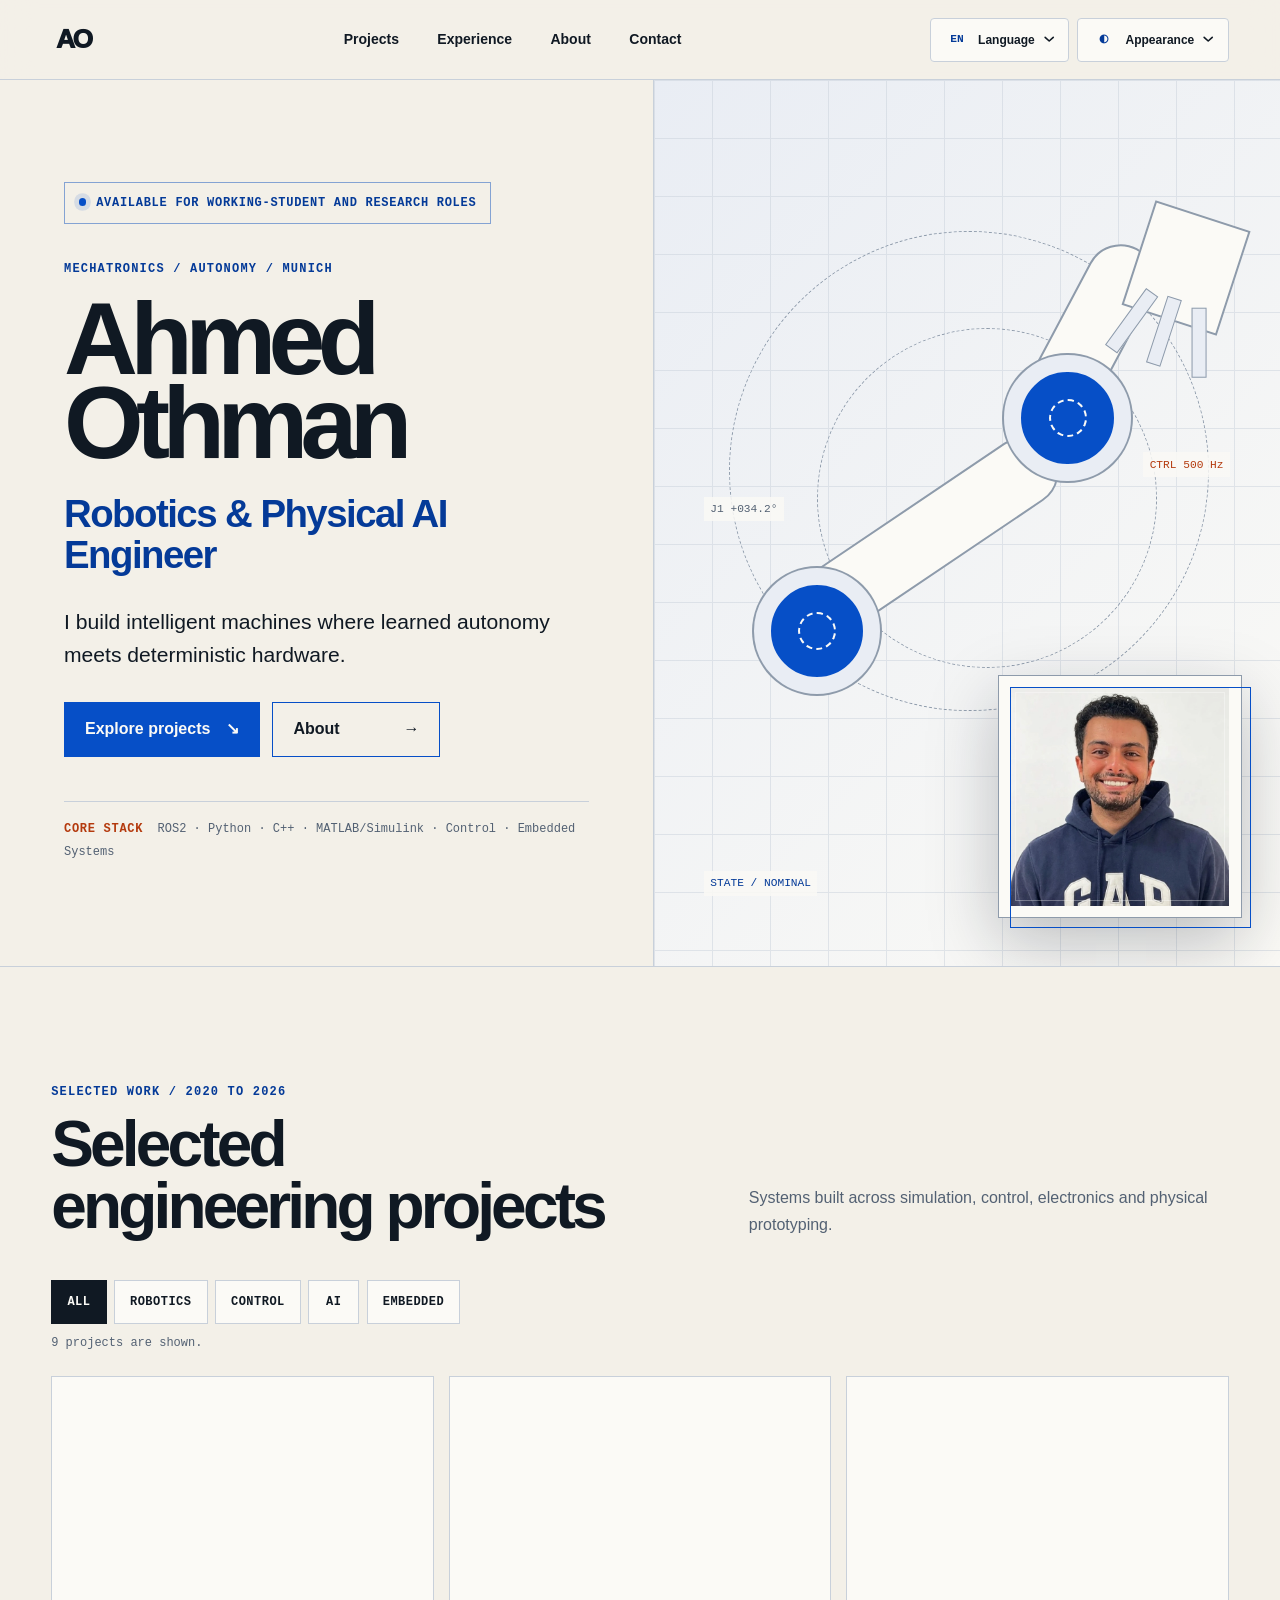
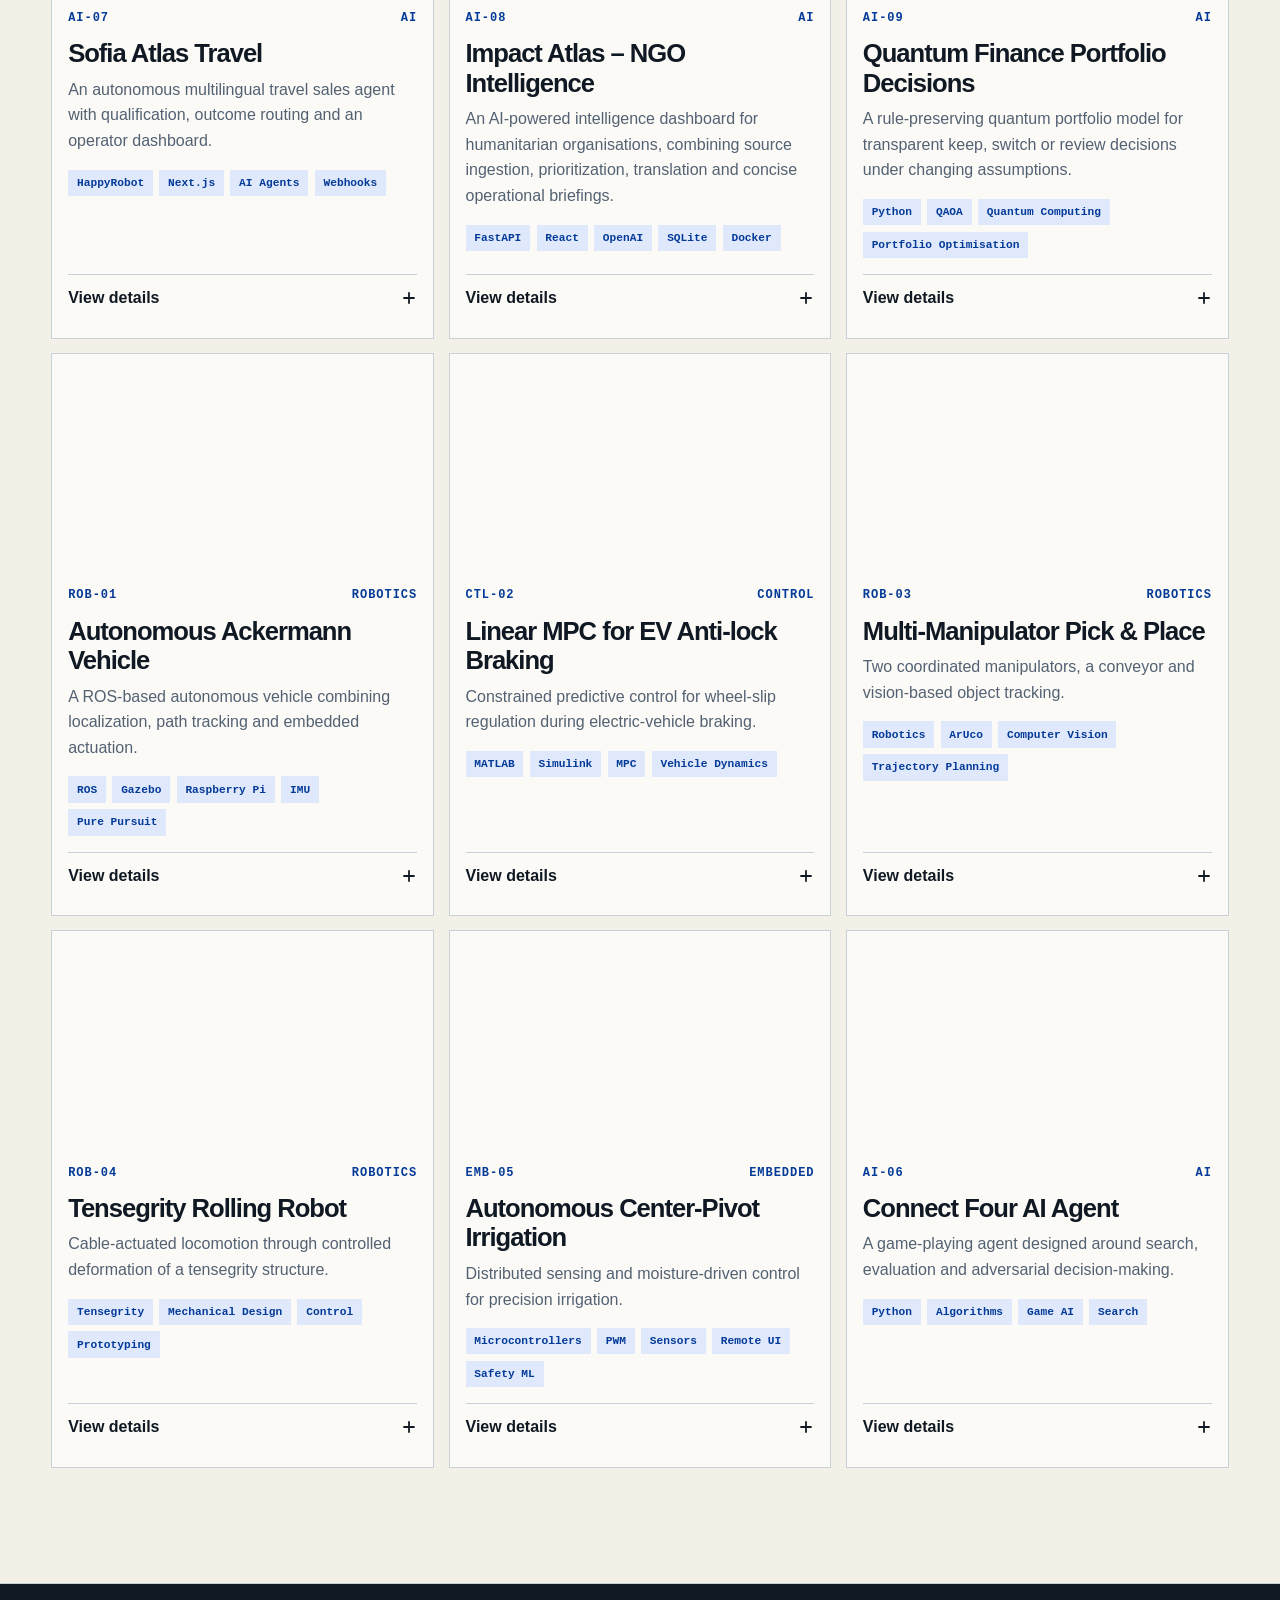
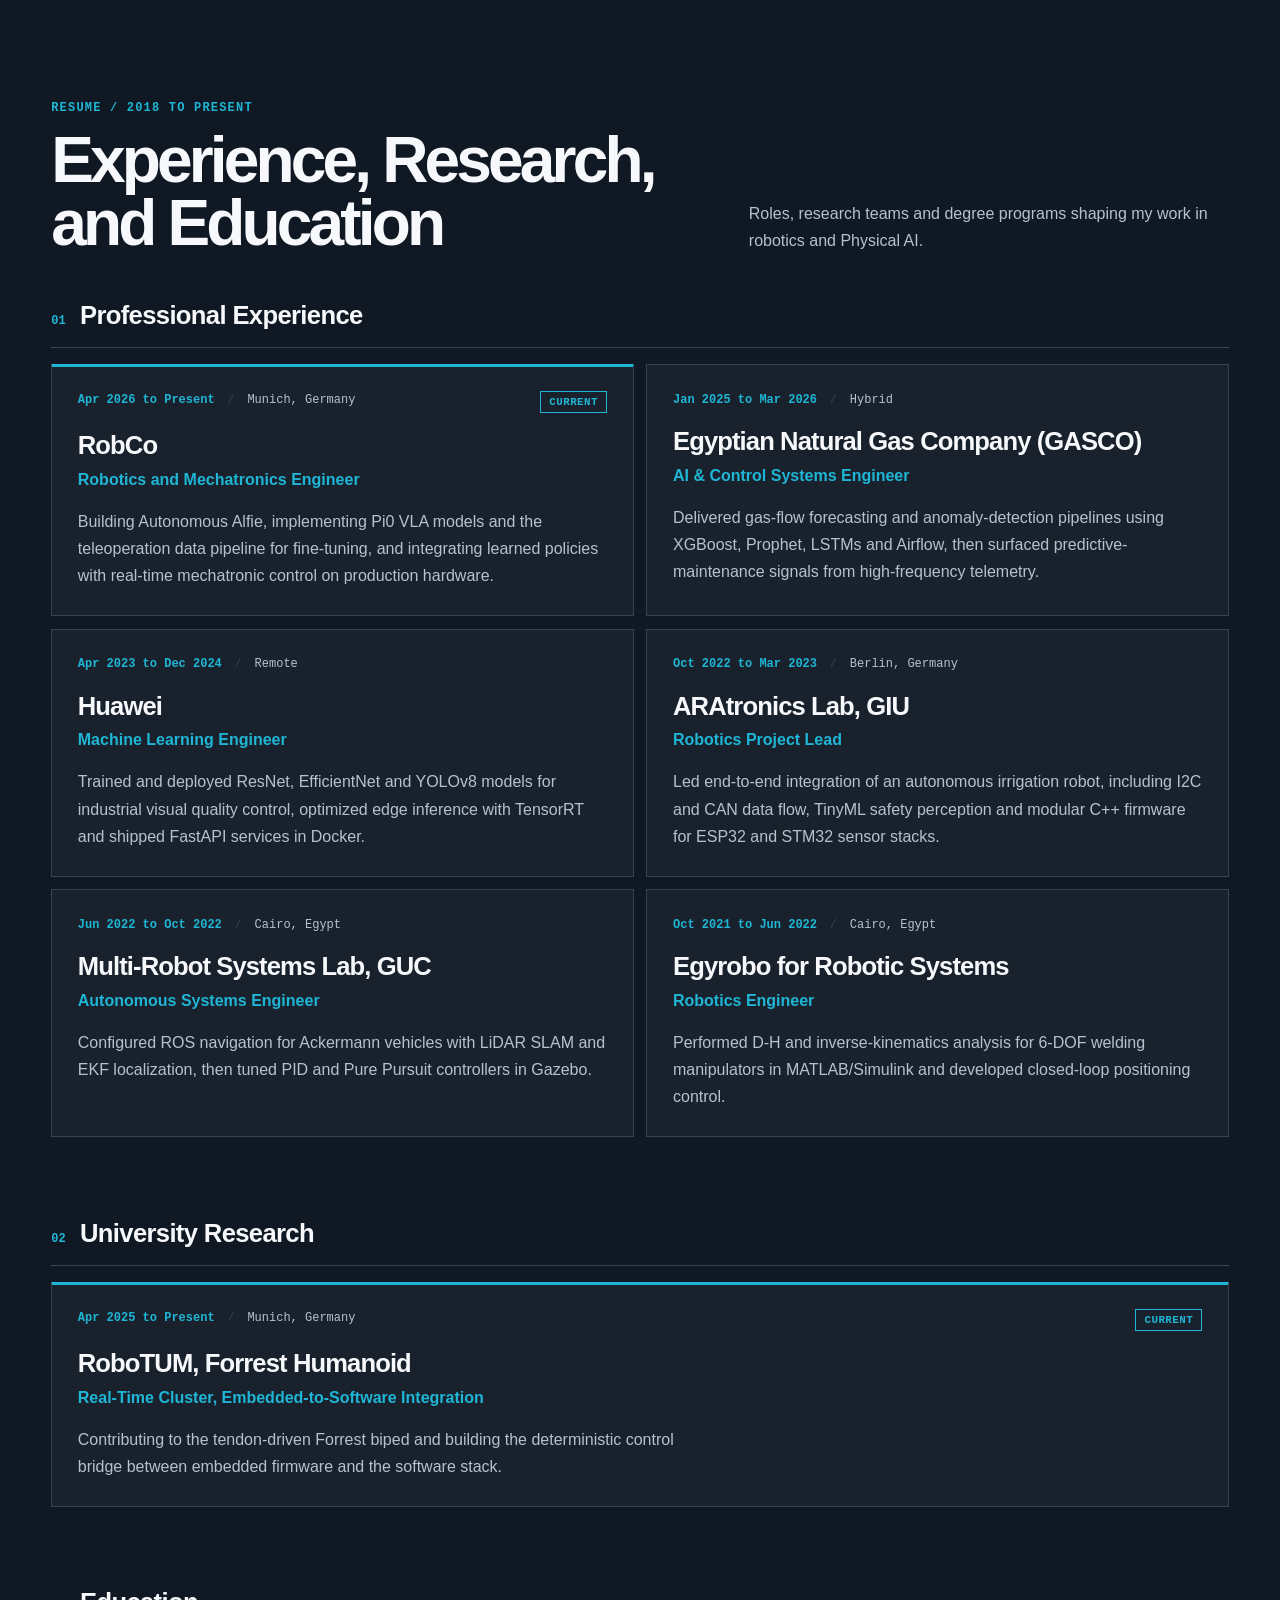
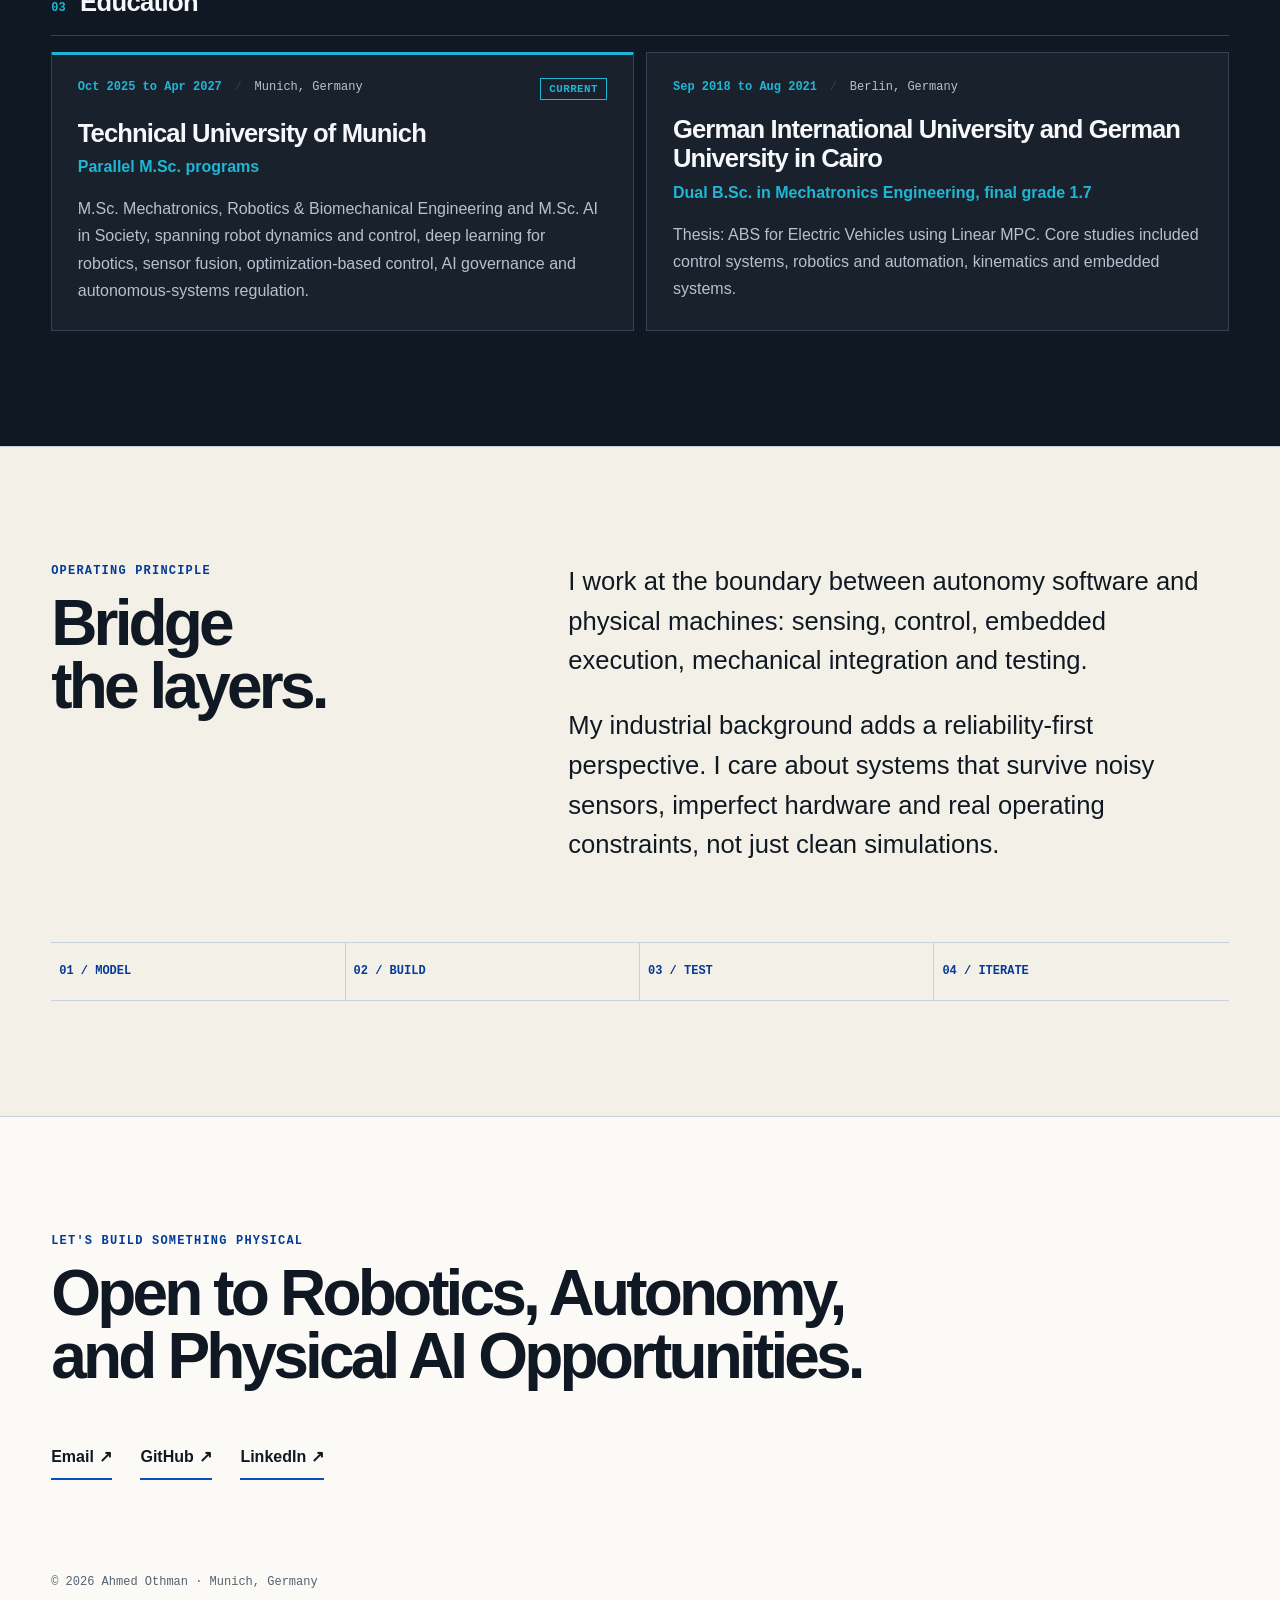
<file: index.html>
<!DOCTYPE html>
<html lang="en" dir="ltr" data-theme="system" data-text-size="normal" data-motion="auto">
<head>
  <meta charset="utf-8">
  <meta name="viewport" content="width=device-width, initial-scale=1">
  <meta name="description" content="Ahmed Othman&#39;s portfolio in robotics, autonomy, control and embedded systems.">
  <meta name="robots" content="index, follow">
  <meta name="theme-color" content="#f3f0e8">
  <meta name="color-scheme" content="light dark">
  <meta name="referrer" content="strict-origin-when-cross-origin">
  <meta http-equiv="Content-Security-Policy" content="default-src &#39;none&#39;; script-src &#39;self&#39; &#39;sha256-ycNeVuEFJ9YugM1aaAA6MDOkyL6jsMZn851TCWcBLgk=&#39;; style-src &#39;self&#39;; img-src &#39;self&#39; data:; manifest-src &#39;self&#39;; connect-src &#39;none&#39;; font-src &#39;self&#39;; object-src &#39;none&#39;; base-uri &#39;none&#39;; form-action &#39;none&#39;; upgrade-insecure-requests">
  <title>Ahmed Othman | Robotics &amp; Physical AI Engineer</title>
  <link rel="canonical" href="https://ahmadothmann.github.io/">
  <link rel="alternate" hreflang="en" href="https://ahmadothmann.github.io/">
  <link rel="alternate" hreflang="de" href="https://ahmadothmann.github.io/de/">
  <link rel="alternate" hreflang="ar" href="https://ahmadothmann.github.io/ar/">
  <link rel="alternate" hreflang="x-default" href="https://ahmadothmann.github.io/">
  <meta property="og:type" content="website">
  <meta property="og:title" content="Ahmed Othman | Robotics &amp; Physical AI Engineer">
  <meta property="og:description" content="Ahmed Othman&#39;s portfolio in robotics, autonomy, control and embedded systems.">
  <meta property="og:url" content="https://ahmadothmann.github.io/">
  <meta property="og:site_name" content="Ahmed Othman Engineering Portfolio">
  <meta property="og:locale" content="en_US">
  <meta property="og:locale:alternate" content="de_DE">
  <meta property="og:locale:alternate" content="ar_EG">
  <meta property="og:image" content="https://ahmadothmann.github.io/assets/social-preview.png">
  <meta property="og:image:width" content="1200">
  <meta property="og:image:height" content="630">
  <meta property="og:image:alt" content="Ahmed Othman Engineering Portfolio: Robotics &amp; Physical AI Engineer">
  <meta name="twitter:card" content="summary_large_image">
  <meta name="twitter:title" content="Ahmed Othman | Robotics &amp; Physical AI Engineer">
  <meta name="twitter:description" content="Ahmed Othman&#39;s portfolio in robotics, autonomy, control and embedded systems.">
  <meta name="twitter:image" content="https://ahmadothmann.github.io/assets/social-preview.png">
  <meta name="twitter:image:alt" content="Ahmed Othman Engineering Portfolio: Robotics &amp; Physical AI Engineer">
  <link rel="icon" href="/favicon.svg" type="image/svg+xml">
  <link rel="icon" href="/favicon-32x32.png" sizes="32x32" type="image/png">
  <link rel="icon" href="/favicon.ico" sizes="any">
  <link rel="apple-touch-icon" href="/apple-touch-icon.png">
  <link rel="manifest" href="/site.webmanifest">
  <script src="/theme-init.js?v=b5e477ce3568"></script>
  <link rel="stylesheet" href="/styles.css?v=90cefd74dd67">
  <script type="application/ld+json">{"@context":"https://schema.org","@type":"ProfilePage","@id":"https://ahmadothmann.github.io/#profile-page","url":"https://ahmadothmann.github.io/","name":"Ahmed Othman Engineering Portfolio","description":"Ahmed Othman's portfolio in robotics, autonomy, control and embedded systems.","inLanguage":"en","mainEntity":{"@type":"Person","@id":"https://ahmadothmann.github.io/#ahmed-othman","name":"Ahmed Othman","url":"https://ahmadothmann.github.io/","jobTitle":"Robotics & Physical AI Engineer","sameAs":["https://github.com/AhmadOthmann","https://www.linkedin.com/in/ahmedothman-"],"alumniOf":[{"@type":"CollegeOrUniversity","name":"German University in Cairo"},{"@type":"CollegeOrUniversity","name":"German International University Berlin"}],"knowsAbout":["Robotics","Physical AI","Control systems","Embedded systems","Autonomy"]}}</script>
  <script src="/script.js?v=9e08bb079b46" defer></script>
</head>
<body>
  <a class="skip-link" href="#main-content">Skip to main content</a>
  <header class="site-header">
    <a class="monogram" href="/" aria-label="Ahmed Othman home">AO</a>
    <nav aria-label="Main navigation">
      <a href="#projects">Projects</a>
      <a href="#experience">Experience</a>
      <a href="#about">About</a>
      <a href="#contact">Contact</a>
    </nav>
    <div class="header-tools" role="group" aria-label="Display and accessibility">
      <details class="tool-menu language-menu">
          <summary id="language-summary" aria-controls="language-options" aria-label="Current language: English">
            <span class="tool-badge" aria-hidden="true">EN</span>
            <span class="summary-label">Language</span>
            <svg class="chevron" viewBox="0 0 16 16" width="16" height="16" aria-hidden="true" focusable="false"><path d="m3.5 6 4.5 4 4.5-4" /></svg>
          </summary>
          <ul id="language-options">
              <li><a href="/" hreflang="en" data-language-link aria-current="page"><span class="language-name" lang="en" dir="ltr">English</span><span class="language-code" aria-hidden="true">EN</span><span class="language-check" aria-hidden="true">✓</span></a></li>
              <li><a href="/de/" hreflang="de" data-language-link><span class="language-name" lang="de" dir="ltr">Deutsch</span><span class="language-code" aria-hidden="true">DE</span><span class="language-check" aria-hidden="true"></span></a></li>
              <li><a href="/ar/" hreflang="ar" data-language-link><span class="language-name" lang="ar" dir="rtl">العربية</span><span class="language-code" aria-hidden="true">AR</span><span class="language-check" aria-hidden="true"></span></a></li>
          </ul>
        </details>
      <details class="tool-menu appearance-menu">
          <summary id="appearance-summary" aria-controls="appearance-options">
            <span class="display-icon tool-badge" aria-hidden="true">◐</span>
            <span class="summary-label">Appearance</span>
            <svg class="chevron" viewBox="0 0 16 16" width="16" height="16" aria-hidden="true" focusable="false"><path d="m3.5 6 4.5 4 4.5-4" /></svg>
          </summary>
          <div class="appearance-panel" id="appearance-options" role="group" aria-labelledby="appearance-summary">
            <p class="panel-title">Display and accessibility</p>
            <label class="select-setting">
              <span>Appearance</span>
              <select id="theme-select" aria-label="Select appearance">
                <option value="system">System</option>
                <option value="light">Light</option>
                <option value="dark">Dark</option>
                <option value="contrast">High contrast</option>
              </select>
            </label>
            <button class="preference-toggle" id="text-size-toggle" type="button" aria-pressed="false">
              <span><strong>Larger text</strong><small>Increase text size for easier reading.</small></span>
              <span class="toggle-state" data-enabled="Enabled" data-disabled="Disabled">Disabled</span>
            </button>
            <button class="preference-toggle" id="motion-toggle" type="button" aria-pressed="false">
              <span><strong>Reduce motion</strong><small>Reduce animations and transitions.</small></span>
              <span class="toggle-state" data-enabled="Enabled" data-disabled="Disabled">Disabled</span>
            </button>
            <button class="reset-preferences" id="reset-preferences" type="button">Reset preferences</button>
          </div>
        </details>
    </div>
  </header>

  <main id="main-content">
    <section class="hero" id="top">
      <div class="hero-copy">
        <p class="status"><span aria-hidden="true"></span>Available for working-student and research roles</p>
        <p class="eyebrow">MECHATRONICS / AUTONOMY / MUNICH</p>
        <h1><span>Ahmed</span><span>Othman</span></h1>
        <h2>Robotics &amp; Physical AI Engineer</h2>
        <p class="lede">I build intelligent machines where learned autonomy meets deterministic hardware.</p>
        <div class="actions">
          <a class="primary" href="#projects">Explore projects <span aria-hidden="true">↘</span></a>
          <a class="secondary" href="#about">About <span aria-hidden="true">→</span></a>
        </div>
        <p class="stack-line"><strong>CORE STACK</strong><bdi>ROS2 · Python · C++ · MATLAB/Simulink · Control · Embedded Systems</bdi></p>
      </div>
      <div class="hero-system">
        <div class="hero-diagram" aria-hidden="true">
          <div class="system-grid"></div><div class="orbit o1"></div><div class="orbit o2"></div>
          <div class="joint j1"><i></i></div><div class="link l1"></div>
          <div class="joint j2"><i></i></div><div class="link l2"></div>
          <div class="effector"><i></i><i></i><i></i></div>
          <span class="telemetry t1">J1 +034.2°</span>
          <span class="telemetry t2">CTRL 500 Hz</span>
          <span class="telemetry t3">STATE / NOMINAL</span>
        </div>
        <div class="hero-portrait-frame">
          <img class="profile-portrait" src="/assets/ahmed-othman-portrait.webp?v=ea4b71925d45" alt="Portrait of Ahmed Othman" width="1254" height="1254" decoding="async" fetchpriority="high">
        </div>
      </div>
    </section>

    <section class="section projects" id="projects">
      <div class="section-head">
        <div><p class="eyebrow">SELECTED WORK / 2020 TO 2026</p><h2>Selected engineering projects</h2></div>
        <p>Systems built across simulation, control, electronics and physical prototyping.</p>
      </div>
      <fieldset class="filters">
        <legend class="visually-hidden">Filter projects</legend>
        <button type="button" data-filter="all" aria-pressed="true">All</button>
        <button type="button" data-filter="robotics" aria-pressed="false">Robotics</button>
        <button type="button" data-filter="control" aria-pressed="false">Control</button>
        <button type="button" data-filter="ai" aria-pressed="false">AI</button>
        <button type="button" data-filter="embedded" aria-pressed="false">Embedded</button>
      </fieldset>
      <p class="filter-status" id="filter-status" role="status" aria-live="polite"
         data-count-one="1 project is shown."
         data-count-many="{count} projects are shown.">9 projects are shown.</p>
      <div class="project-grid">
        <article class="project-card" id="project-atlas" data-category="ai">
          <div class="project-visual has-image">
            <img src="/assets/project-logos/sofia-atlas-compass.webp" alt="" width="640" height="640" loading="lazy" decoding="async">
          </div>
          <div class="card-meta"><span>AI-07</span><span>AI</span></div>
          <h3>Sofia Atlas Travel</h3>
          <p class="project-summary">An autonomous multilingual travel sales agent with qualification, outcome routing and an operator dashboard.</p>
          <ul class="tags"><li>HappyRobot</li><li>Next.js</li><li>AI Agents</li><li>Webhooks</li></ul>
          <details class="project-more">
            <summary>View details <svg class="details-indicator" viewBox="0 0 16 16" width="16" height="16" aria-hidden="true" focusable="false"><path d="M3 8h10" /><path class="indicator-vertical" d="M8 3v10" /></svg></summary>
            <div class="project-detail">
              <p>Built for the TUM.ai Makeathon HappyRobot challenge. Sofia qualifies inbound callers across four languages, extracts 14 structured lead fields, routes outcomes, schedules callbacks and connects qualification events to a secure Mission Control dashboard.</p>
              <a class="repository-link" href="https://github.com/AhmadOthmann/Sofia-Atlas-Travel" target="_blank" rel="noopener noreferrer">View repository <span aria-hidden="true">↗</span><span class="visually-hidden"> (Opens in a new tab)</span></a>
            </div>
          </details>
        </article>
        <article class="project-card" id="project-impactAtlas" data-category="ai">
          <div class="project-visual has-image">
            <img src="/assets/project-logos/impact-atlas-ngo.webp" alt="" width="640" height="640" loading="lazy" decoding="async">
          </div>
          <div class="card-meta"><span>AI-08</span><span>AI</span></div>
          <h3>Impact Atlas – NGO Intelligence</h3>
          <p class="project-summary">An AI-powered intelligence dashboard for humanitarian organisations, combining source ingestion, prioritization, translation and concise operational briefings.</p>
          <ul class="tags"><li>FastAPI</li><li>React</li><li>OpenAI</li><li>SQLite</li><li>Docker</li></ul>
          <details class="project-more">
            <summary>View details <svg class="details-indicator" viewBox="0 0 16 16" width="16" height="16" aria-hidden="true" focusable="false"><path d="M3 8h10" /><path class="indicator-vertical" d="M8 3v10" /></svg></summary>
            <div class="project-detail">
              <p>Team-built for the IOM × Sprints GenAI Hackathon (first place). Impact Atlas ingests RSS feeds and web sources, applies AI-driven relevance analysis, extracts funding deadlines, translates content across languages and generates executive briefings for humanitarian response teams.</p>
              <a class="repository-link" href="https://github.com/AhmadOthmann/ngo-intelligence-dashboard" target="_blank" rel="noopener noreferrer">View repository <span aria-hidden="true">↗</span><span class="visually-hidden"> (Opens in a new tab)</span></a>
            </div>
          </details>
        </article>
        <article class="project-card" id="project-quantumFinance" data-category="ai">
          <div class="project-visual has-image">
            <img src="/assets/project-logos/quantum-finance.webp" alt="" width="640" height="640" loading="lazy" decoding="async">
          </div>
          <div class="card-meta"><span>AI-09</span><span>AI</span></div>
          <h3>Quantum Finance Portfolio Decisions</h3>
          <p class="project-summary">A rule-preserving quantum portfolio model for transparent keep, switch or review decisions under changing assumptions.</p>
          <ul class="tags"><li>Python</li><li>QAOA</li><li>Quantum Computing</li><li>Portfolio Optimisation</li></ul>
          <details class="project-more">
            <summary>View details <svg class="details-indicator" viewBox="0 0 16 16" width="16" height="16" aria-hidden="true" focusable="false"><path d="M3 8h10" /><path class="indicator-vertical" d="M8 3v10" /></svg></summary>
            <div class="project-detail">
              <p>Built with Jonas Sandelmann and the Finance track team for the TUM Quantum Hackathon. The QAOA model enforces valid three-of-six sector baskets, compares investor profiles and makes no claim of quantum advantage.</p>
              <a class="repository-link" href="https://github.com/jonas221101/quantum-hackathon-finance" target="_blank" rel="noopener noreferrer">View repository <span aria-hidden="true">↗</span><span class="visually-hidden"> (Opens in a new tab)</span></a>
            </div>
          </details>
        </article>
        <article class="project-card" id="project-ackermann" data-category="robotics">
          <div class="project-visual has-image">
            <img src="/assets/project-logos/ackermann-vehicle.webp" alt="" width="640" height="640" loading="lazy" decoding="async">
          </div>
          <div class="card-meta"><span>ROB-01</span><span>Robotics</span></div>
          <h3>Autonomous Ackermann Vehicle</h3>
          <p class="project-summary">A ROS-based autonomous vehicle combining localization, path tracking and embedded actuation.</p>
          <ul class="tags"><li>ROS</li><li>Gazebo</li><li>Raspberry Pi</li><li>IMU</li><li>Pure Pursuit</li></ul>
          <details class="project-more">
            <summary>View details <svg class="details-indicator" viewBox="0 0 16 16" width="16" height="16" aria-hidden="true" focusable="false"><path d="M3 8h10" /><path class="indicator-vertical" d="M8 3v10" /></svg></summary>
            <div class="project-detail">
              <p>Implemented pure-pursuit lateral control and proportional velocity control using IMU and encoder feedback. Iterated the steering mechanism to connect simulation with a working Ackermann platform.</p>

            </div>
          </details>
        </article>
        <article class="project-card" id="project-abs" data-category="control">
          <div class="project-visual has-image">
            <img src="/assets/project-logos/ev-abs-mpc.webp" alt="" width="640" height="640" loading="lazy" decoding="async">
          </div>
          <div class="card-meta"><span>CTL-02</span><span>Control</span></div>
          <h3>Linear MPC for EV Anti-lock Braking</h3>
          <p class="project-summary">Constrained predictive control for wheel-slip regulation during electric-vehicle braking.</p>
          <ul class="tags"><li>MATLAB</li><li>Simulink</li><li>MPC</li><li>Vehicle Dynamics</li></ul>
          <details class="project-more">
            <summary>View details <svg class="details-indicator" viewBox="0 0 16 16" width="16" height="16" aria-hidden="true" focusable="false"><path d="M3 8h10" /><path class="indicator-vertical" d="M8 3v10" /></svg></summary>
            <div class="project-detail">
              <p>Bachelor thesis covering longitudinal vehicle and wheel dynamics, tyre-slip behaviour, controller constraints and braking performance under changing road conditions.</p>

            </div>
          </details>
        </article>
        <article class="project-card" id="project-manipulator" data-category="robotics">
          <div class="project-visual has-image">
            <img src="/assets/project-logos/multi-manipulator.webp" alt="" width="640" height="640" loading="lazy" decoding="async">
          </div>
          <div class="card-meta"><span>ROB-03</span><span>Robotics</span></div>
          <h3>Multi-Manipulator Pick &amp; Place</h3>
          <p class="project-summary">Two coordinated manipulators, a conveyor and vision-based object tracking.</p>
          <ul class="tags"><li>Robotics</li><li>ArUco</li><li>Computer Vision</li><li>Trajectory Planning</li></ul>
          <details class="project-more">
            <summary>View details <svg class="details-indicator" viewBox="0 0 16 16" width="16" height="16" aria-hidden="true" focusable="false"><path d="M3 8h10" /><path class="indicator-vertical" d="M8 3v10" /></svg></summary>
            <div class="project-detail">
              <p>Built a coordinated workcell with two arms and a conveyor. Camera tracking and ArUco markers provided object identification and localization.</p>

            </div>
          </details>
        </article>
        <article class="project-card" id="project-tensegrity" data-category="robotics">
          <div class="project-visual has-image">
            <img src="/assets/project-logos/tensegrity-robot.webp" alt="" width="640" height="640" loading="lazy" decoding="async">
          </div>
          <div class="card-meta"><span>ROB-04</span><span>Robotics</span></div>
          <h3>Tensegrity Rolling Robot</h3>
          <p class="project-summary">Cable-actuated locomotion through controlled deformation of a tensegrity structure.</p>
          <ul class="tags"><li>Tensegrity</li><li>Mechanical Design</li><li>Control</li><li>Prototyping</li></ul>
          <details class="project-more">
            <summary>View details <svg class="details-indicator" viewBox="0 0 16 16" width="16" height="16" aria-hidden="true" focusable="false"><path d="M3 8h10" /><path class="indicator-vertical" d="M8 3v10" /></svg></summary>
            <div class="project-detail">
              <p>Explored how cable actuation and structural deformation generate rolling locomotion in a lightweight compliant robotic structure at ARAtronics.</p>

            </div>
          </details>
        </article>
        <article class="project-card" id="project-irrigation" data-category="embedded">
          <div class="project-visual has-image">
            <img src="/assets/project-logos/autonomous-irrigation.webp" alt="" width="640" height="640" loading="lazy" decoding="async">
          </div>
          <div class="card-meta"><span>EMB-05</span><span>Embedded</span></div>
          <h3>Autonomous Center-Pivot Irrigation</h3>
          <p class="project-summary">Distributed sensing and moisture-driven control for precision irrigation.</p>
          <ul class="tags"><li>Microcontrollers</li><li>PWM</li><li>Sensors</li><li>Remote UI</li><li>Safety ML</li></ul>
          <details class="project-more">
            <summary>View details <svg class="details-indicator" viewBox="0 0 16 16" width="16" height="16" aria-hidden="true" focusable="false"><path d="M3 8h10" /><path class="indicator-vertical" d="M8 3v10" /></svg></summary>
            <div class="project-detail">
              <p>Integrated four microcontrollers, soil-moisture sensing, PWM actuation, remote monitoring and a safety model into an autonomous irrigation prototype.</p>

            </div>
          </details>
        </article>
        <article class="project-card" id="project-connectFour" data-category="ai">
          <div class="project-visual has-image">
            <img src="/assets/project-logos/connect-four-ai.webp" alt="" width="640" height="640" loading="lazy" decoding="async">
          </div>
          <div class="card-meta"><span>AI-06</span><span>AI</span></div>
          <h3>Connect Four AI Agent</h3>
          <p class="project-summary">A game-playing agent designed around search, evaluation and adversarial decision-making.</p>
          <ul class="tags"><li>Python</li><li>Algorithms</li><li>Game AI</li><li>Search</li></ul>
          <details class="project-more">
            <summary>View details <svg class="details-indicator" viewBox="0 0 16 16" width="16" height="16" aria-hidden="true" focusable="false"><path d="M3 8h10" /><path class="indicator-vertical" d="M8 3v10" /></svg></summary>
            <div class="project-detail">
              <p>Developed an AI opponent for Connect Four, translating game state into tactical decisions through adversarial search and board evaluation.</p>

            </div>
          </details>
        </article>
      </div>
    </section>

    <section class="section career" id="experience">
      <div class="section-head">
        <div><p class="eyebrow">RESUME / 2018 TO PRESENT</p><h2>Experience, Research, and Education</h2></div>
        <p>Roles, research teams and degree programs shaping my work in robotics and Physical AI.</p>
      </div>
      <div class="career-groups">
      <section class="career-group" aria-labelledby="career-professional-heading">
        <div class="career-group-heading">
          <span aria-hidden="true">01</span>
          <h3 id="career-professional-heading">Professional Experience</h3>
        </div>
        <div class="career-list">
          <article class="career-card is-current">
            <div class="career-meta">
              <div class="career-facts">
                <span class="career-period"><bdi dir="auto">Apr 2026 to Present</bdi></span>
                <span class="career-location"><bdi dir="auto">Munich, Germany</bdi></span>
              </div>
              <span class="current-badge">Current</span>
            </div>
            <div class="career-body">
              <h4><bdi dir="auto">RobCo</bdi></h4>
              <p class="career-role"><bdi dir="auto">Robotics and Mechatronics Engineer</bdi></p>
              <p class="career-detail"><bdi dir="auto">Building Autonomous Alfie, implementing Pi0 VLA models and the teleoperation data pipeline for fine-tuning, and integrating learned policies with real-time mechatronic control on production hardware.</bdi></p>
            </div>
          </article>
          <article class="career-card">
            <div class="career-meta">
              <div class="career-facts">
                <span class="career-period"><bdi dir="auto">Jan 2025 to Mar 2026</bdi></span>
                <span class="career-location"><bdi dir="auto">Hybrid</bdi></span>
              </div>

            </div>
            <div class="career-body">
              <h4><bdi dir="auto">Egyptian Natural Gas Company (GASCO)</bdi></h4>
              <p class="career-role"><bdi dir="auto">AI &amp; Control Systems Engineer</bdi></p>
              <p class="career-detail"><bdi dir="auto">Delivered gas-flow forecasting and anomaly-detection pipelines using XGBoost, Prophet, LSTMs and Airflow, then surfaced predictive-maintenance signals from high-frequency telemetry.</bdi></p>
            </div>
          </article>
          <article class="career-card">
            <div class="career-meta">
              <div class="career-facts">
                <span class="career-period"><bdi dir="auto">Apr 2023 to Dec 2024</bdi></span>
                <span class="career-location"><bdi dir="auto">Remote</bdi></span>
              </div>

            </div>
            <div class="career-body">
              <h4><bdi dir="auto">Huawei</bdi></h4>
              <p class="career-role"><bdi dir="auto">Machine Learning Engineer</bdi></p>
              <p class="career-detail"><bdi dir="auto">Trained and deployed ResNet, EfficientNet and YOLOv8 models for industrial visual quality control, optimized edge inference with TensorRT and shipped FastAPI services in Docker.</bdi></p>
            </div>
          </article>
          <article class="career-card">
            <div class="career-meta">
              <div class="career-facts">
                <span class="career-period"><bdi dir="auto">Oct 2022 to Mar 2023</bdi></span>
                <span class="career-location"><bdi dir="auto">Berlin, Germany</bdi></span>
              </div>

            </div>
            <div class="career-body">
              <h4><bdi dir="auto">ARAtronics Lab, GIU</bdi></h4>
              <p class="career-role"><bdi dir="auto">Robotics Project Lead</bdi></p>
              <p class="career-detail"><bdi dir="auto">Led end-to-end integration of an autonomous irrigation robot, including I2C and CAN data flow, TinyML safety perception and modular C++ firmware for ESP32 and STM32 sensor stacks.</bdi></p>
            </div>
          </article>
          <article class="career-card">
            <div class="career-meta">
              <div class="career-facts">
                <span class="career-period"><bdi dir="auto">Jun 2022 to Oct 2022</bdi></span>
                <span class="career-location"><bdi dir="auto">Cairo, Egypt</bdi></span>
              </div>

            </div>
            <div class="career-body">
              <h4><bdi dir="auto">Multi-Robot Systems Lab, GUC</bdi></h4>
              <p class="career-role"><bdi dir="auto">Autonomous Systems Engineer</bdi></p>
              <p class="career-detail"><bdi dir="auto">Configured ROS navigation for Ackermann vehicles with LiDAR SLAM and EKF localization, then tuned PID and Pure Pursuit controllers in Gazebo.</bdi></p>
            </div>
          </article>
          <article class="career-card">
            <div class="career-meta">
              <div class="career-facts">
                <span class="career-period"><bdi dir="auto">Oct 2021 to Jun 2022</bdi></span>
                <span class="career-location"><bdi dir="auto">Cairo, Egypt</bdi></span>
              </div>

            </div>
            <div class="career-body">
              <h4><bdi dir="auto">Egyrobo for Robotic Systems</bdi></h4>
              <p class="career-role"><bdi dir="auto">Robotics Engineer</bdi></p>
              <p class="career-detail"><bdi dir="auto">Performed D-H and inverse-kinematics analysis for 6-DOF welding manipulators in MATLAB/Simulink and developed closed-loop positioning control.</bdi></p>
            </div>
          </article>
        </div>
      </section>
      <section class="career-group" aria-labelledby="career-research-heading">
        <div class="career-group-heading">
          <span aria-hidden="true">02</span>
          <h3 id="career-research-heading">University Research</h3>
        </div>
        <div class="career-list">
          <article class="career-card is-current">
            <div class="career-meta">
              <div class="career-facts">
                <span class="career-period"><bdi dir="auto">Apr 2025 to Present</bdi></span>
                <span class="career-location"><bdi dir="auto">Munich, Germany</bdi></span>
              </div>
              <span class="current-badge">Current</span>
            </div>
            <div class="career-body">
              <h4><bdi dir="auto">RoboTUM, Forrest Humanoid</bdi></h4>
              <p class="career-role"><bdi dir="auto">Real-Time Cluster, Embedded-to-Software Integration</bdi></p>
              <p class="career-detail"><bdi dir="auto">Contributing to the tendon-driven Forrest biped and building the deterministic control bridge between embedded firmware and the software stack.</bdi></p>
            </div>
          </article>
        </div>
      </section>
      <section class="career-group" aria-labelledby="career-education-heading">
        <div class="career-group-heading">
          <span aria-hidden="true">03</span>
          <h3 id="career-education-heading">Education</h3>
        </div>
        <div class="career-list">
          <article class="career-card is-current">
            <div class="career-meta">
              <div class="career-facts">
                <span class="career-period"><bdi dir="auto">Oct 2025 to Apr 2027</bdi></span>
                <span class="career-location"><bdi dir="auto">Munich, Germany</bdi></span>
              </div>
              <span class="current-badge">Current</span>
            </div>
            <div class="career-body">
              <h4><bdi dir="auto">Technical University of Munich</bdi></h4>
              <p class="career-role"><bdi dir="auto">Parallel M.Sc. programs</bdi></p>
              <p class="career-detail"><bdi dir="auto">M.Sc. Mechatronics, Robotics &amp; Biomechanical Engineering and M.Sc. AI in Society, spanning robot dynamics and control, deep learning for robotics, sensor fusion, optimization-based control, AI governance and autonomous-systems regulation.</bdi></p>
            </div>
          </article>
          <article class="career-card">
            <div class="career-meta">
              <div class="career-facts">
                <span class="career-period"><bdi dir="auto">Sep 2018 to Aug 2021</bdi></span>
                <span class="career-location"><bdi dir="auto">Berlin, Germany</bdi></span>
              </div>

            </div>
            <div class="career-body">
              <h4><bdi dir="auto">German International University and German University in Cairo</bdi></h4>
              <p class="career-role"><bdi dir="auto">Dual B.Sc. in Mechatronics Engineering, final grade 1.7</bdi></p>
              <p class="career-detail"><bdi dir="auto">Thesis: ABS for Electric Vehicles using Linear MPC. Core studies included control systems, robotics and automation, kinematics and embedded systems.</bdi></p>
            </div>
          </article>
        </div>
      </section>
      </div>
    </section>

    <section class="section about" id="about">
      <div><p class="eyebrow">OPERATING PRINCIPLE</p><h2>Bridge the layers.</h2></div>
      <div class="about-copy"><p>I work at the boundary between autonomy software and physical machines: sensing, control, embedded execution, mechanical integration and testing.</p><p>My industrial background adds a reliability-first perspective. I care about systems that survive noisy sensors, imperfect hardware and real operating constraints, not just clean simulations.</p></div>
      <div class="principles"><span>01 / MODEL</span><span>02 / BUILD</span><span>03 / TEST</span><span>04 / ITERATE</span></div>
    </section>
  </main>

  <footer id="contact">
    <div><p class="eyebrow">LET&#39;S BUILD SOMETHING PHYSICAL</p><h2>Open to Robotics, Autonomy, and Physical AI Opportunities.</h2></div>
    <div class="footer-links">
      <a href="mailto:ahmad.mahmoud@tum.de">Email <span aria-hidden="true">↗</span></a>
      <a href="https://github.com/AhmadOthmann" rel="me noopener noreferrer" target="_blank">GitHub <span aria-hidden="true">↗</span><span class="visually-hidden"> (Opens in a new tab)</span></a>
      <a href="https://www.linkedin.com/in/ahmedothman-" rel="me noopener noreferrer" target="_blank">LinkedIn <span aria-hidden="true">↗</span><span class="visually-hidden"> (Opens in a new tab)</span></a>
    </div>
    <small>© 2026 Ahmed Othman · Munich, Germany</small>
  </footer>
</body>
</html>
</file>
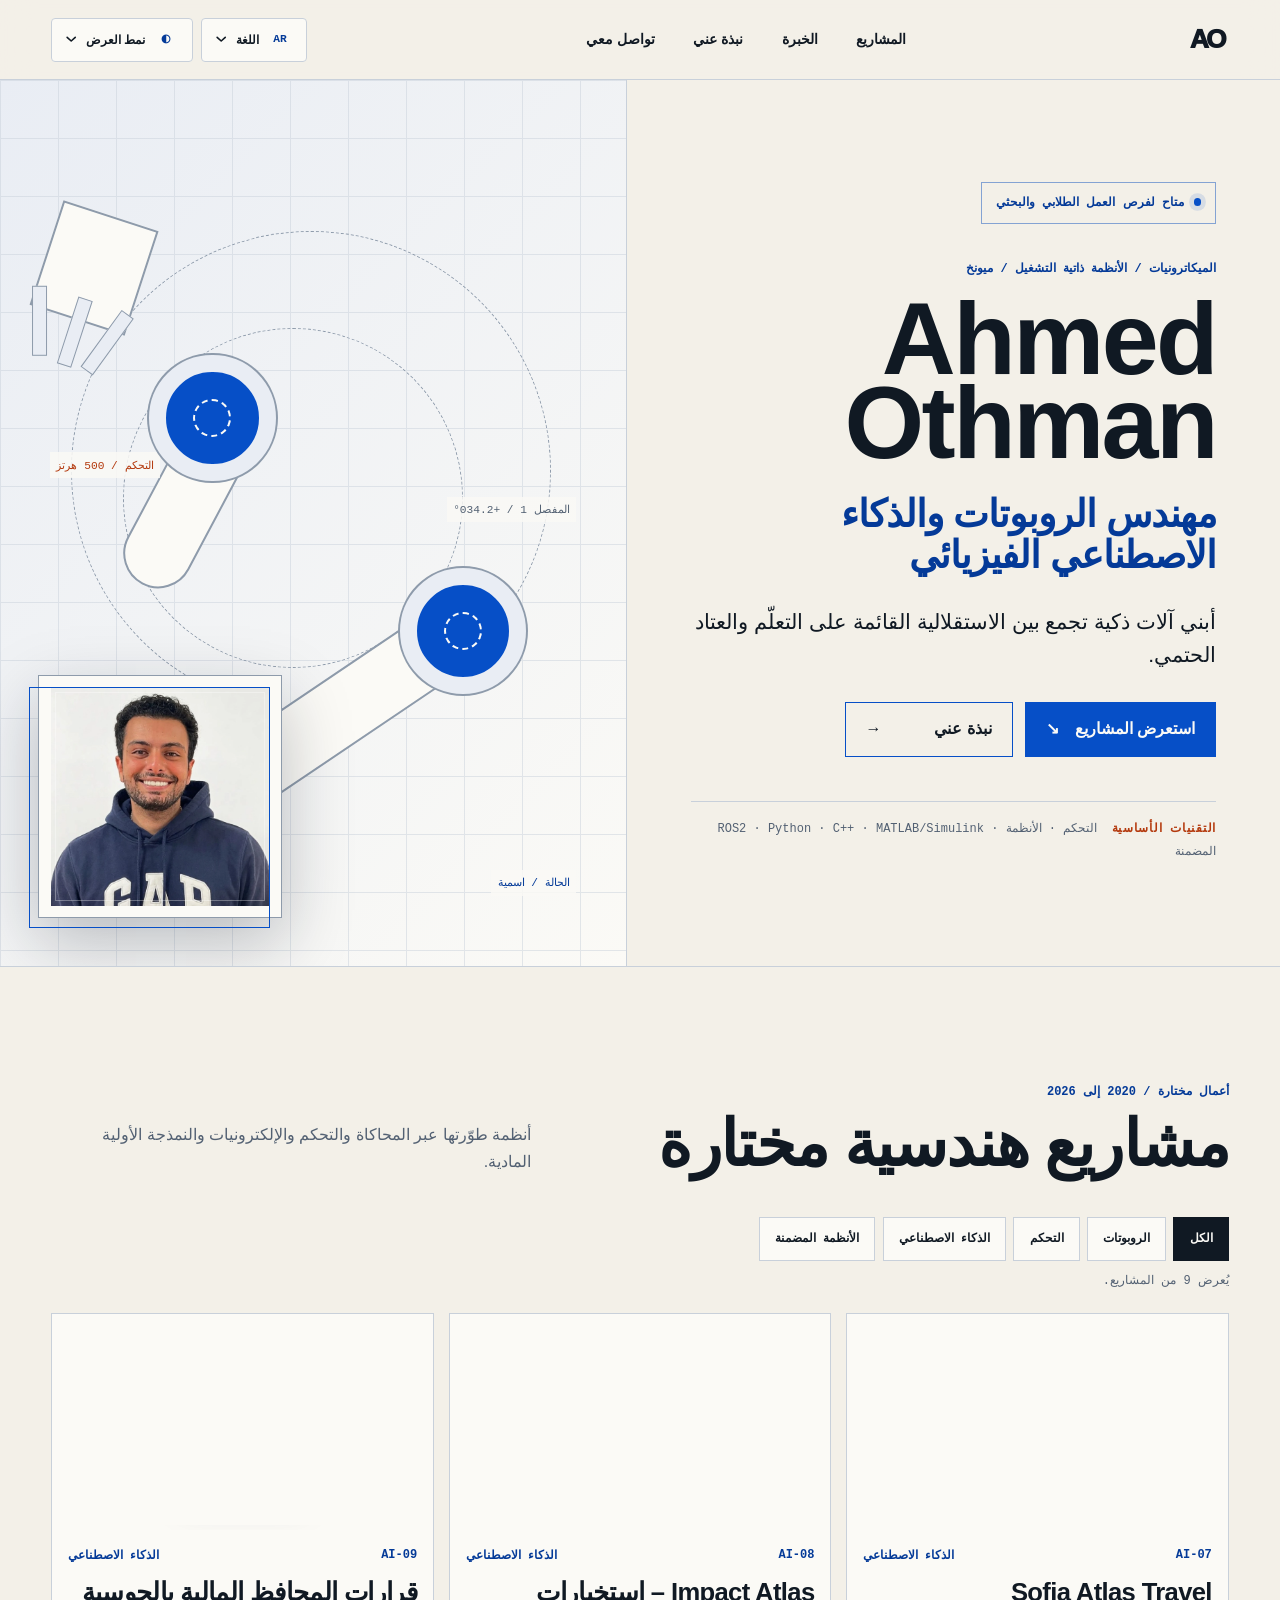
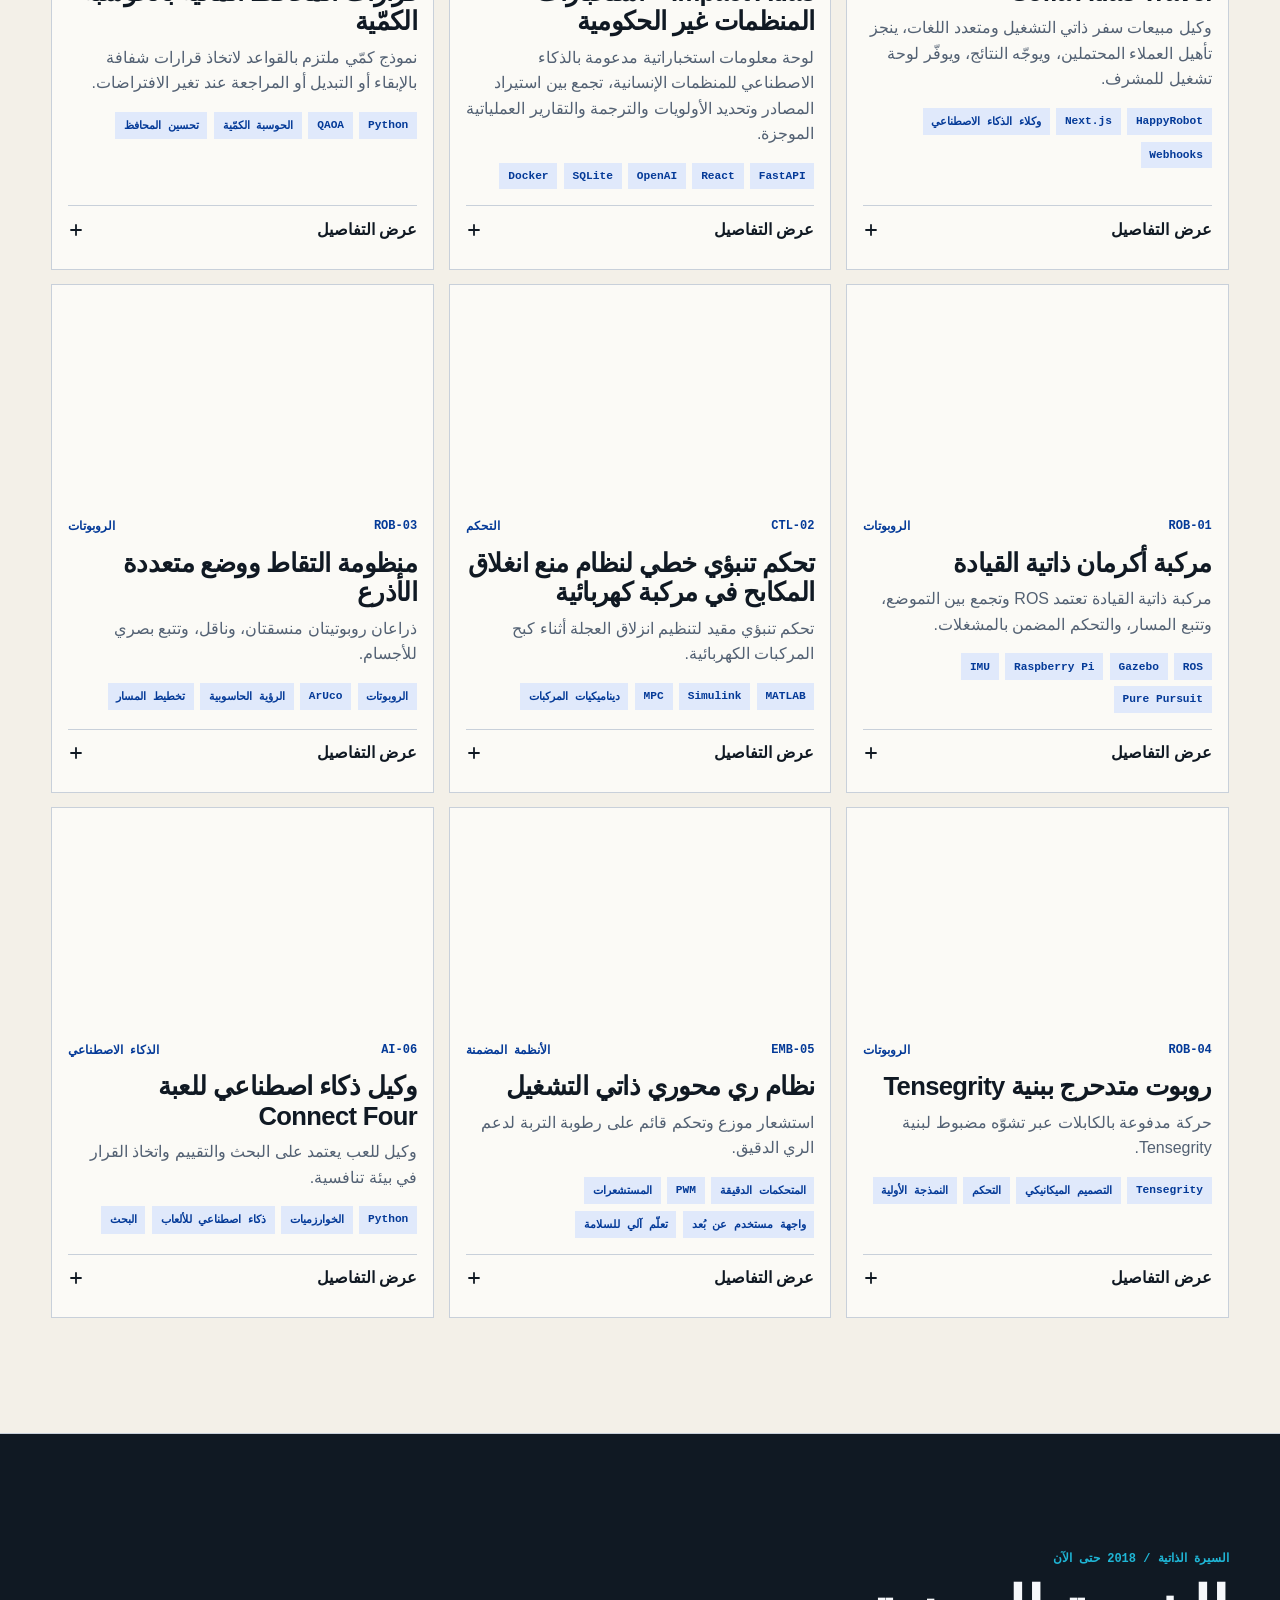
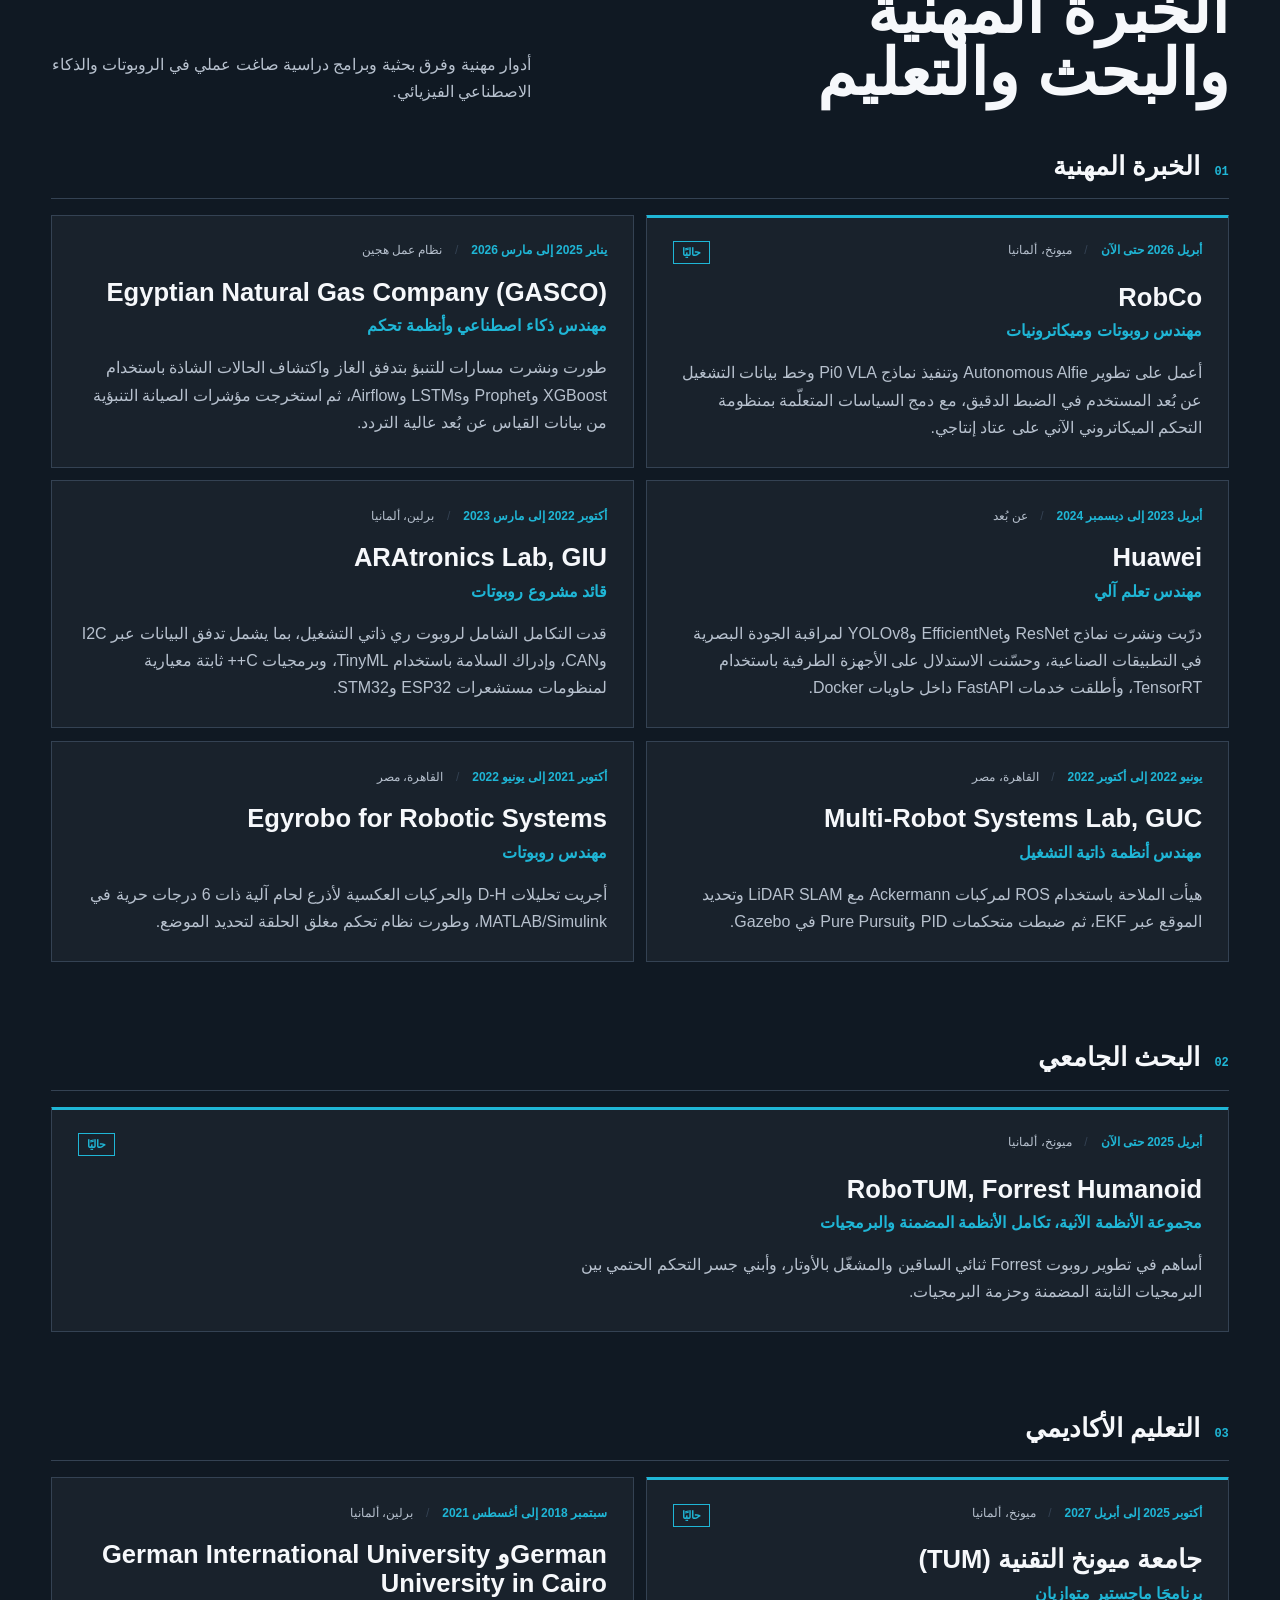
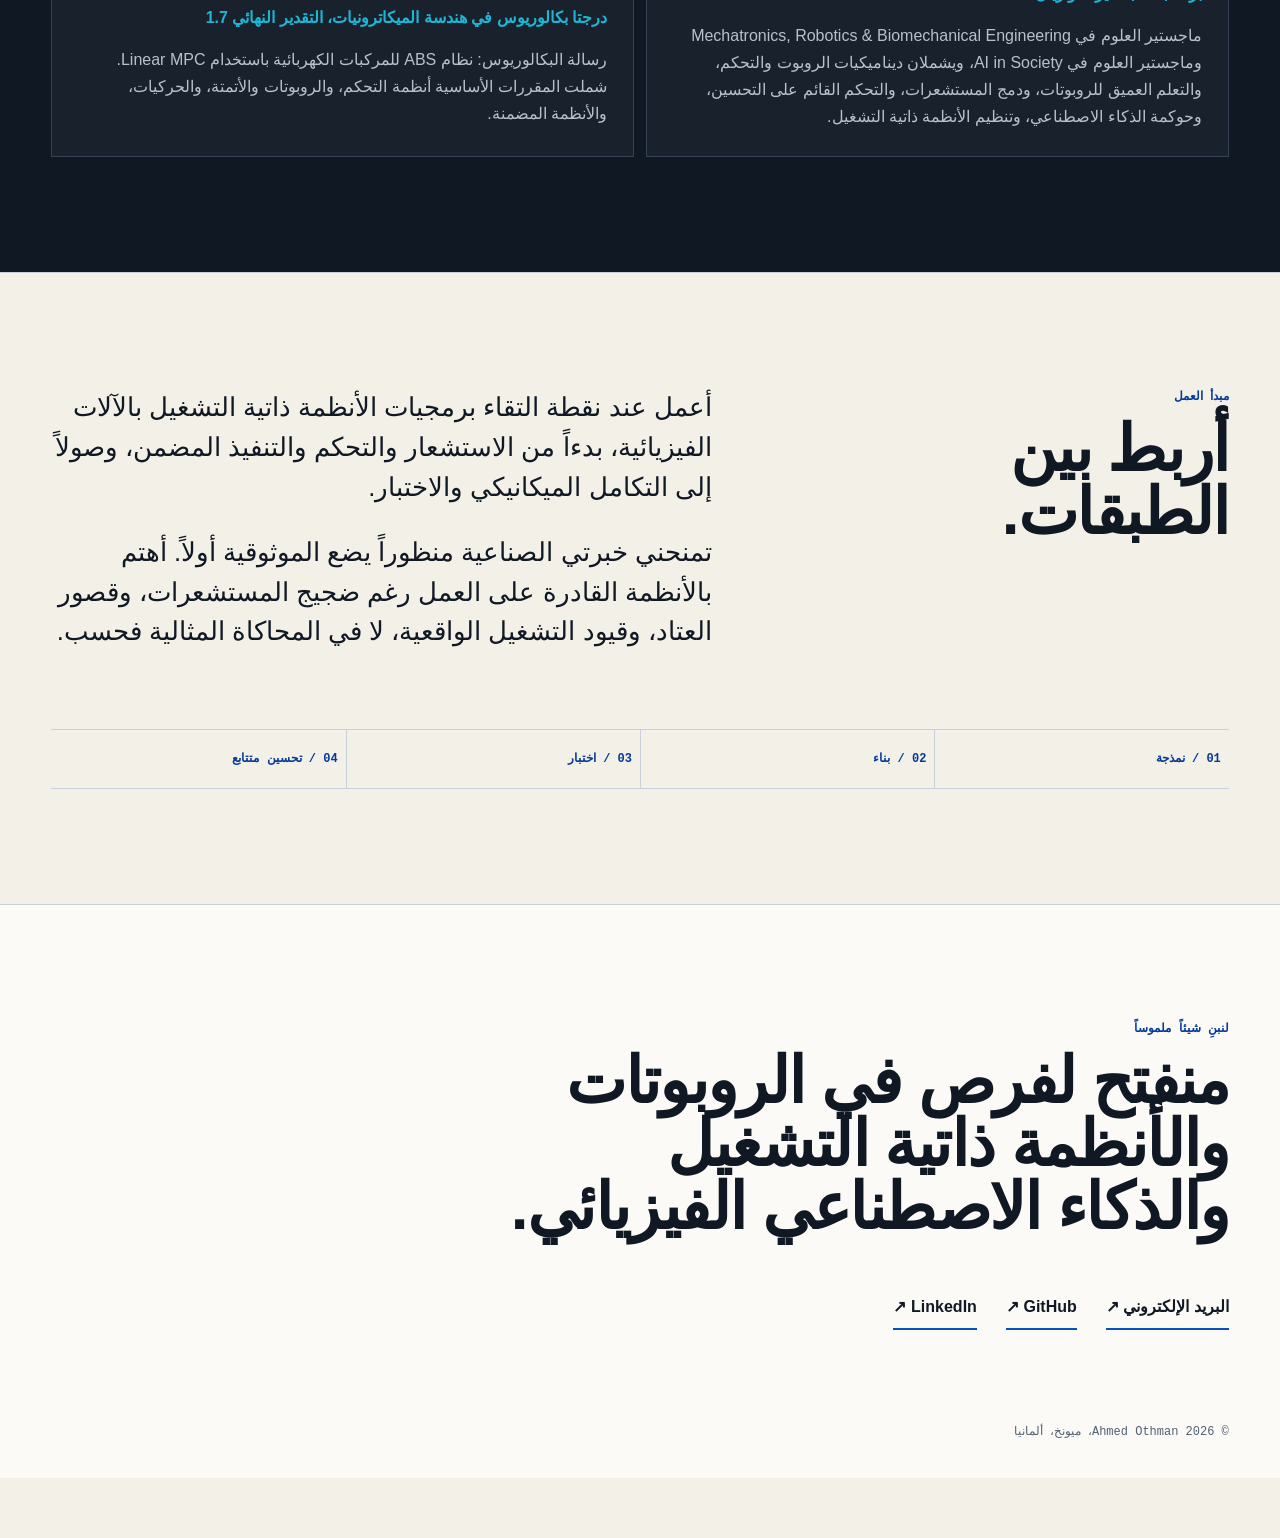
<file: ar/index.html>
<!DOCTYPE html>
<html lang="ar" dir="rtl" data-theme="system" data-text-size="normal" data-motion="auto">
<head>
  <meta charset="utf-8">
  <meta name="viewport" content="width=device-width, initial-scale=1">
  <meta name="description" content="ملف أعمال Ahmed Othman في الروبوتات والأنظمة ذاتية التشغيل والتحكم والأنظمة المضمنة.">
  <meta name="robots" content="index, follow">
  <meta name="theme-color" content="#f3f0e8">
  <meta name="color-scheme" content="light dark">
  <meta name="referrer" content="strict-origin-when-cross-origin">
  <meta http-equiv="Content-Security-Policy" content="default-src &#39;none&#39;; script-src &#39;self&#39; &#39;sha256-IT5xXbF4oxNSxOLCAjK/NBeQkURfZGF2AV61lZ66nZY=&#39;; style-src &#39;self&#39;; img-src &#39;self&#39; data:; manifest-src &#39;self&#39;; connect-src &#39;none&#39;; font-src &#39;self&#39;; object-src &#39;none&#39;; base-uri &#39;none&#39;; form-action &#39;none&#39;; upgrade-insecure-requests">
  <title>Ahmed Othman | مهندس الروبوتات والذكاء الاصطناعي الفيزيائي</title>
  <link rel="canonical" href="https://ahmadothmann.github.io/ar/">
  <link rel="alternate" hreflang="en" href="https://ahmadothmann.github.io/">
  <link rel="alternate" hreflang="de" href="https://ahmadothmann.github.io/de/">
  <link rel="alternate" hreflang="ar" href="https://ahmadothmann.github.io/ar/">
  <link rel="alternate" hreflang="x-default" href="https://ahmadothmann.github.io/">
  <meta property="og:type" content="website">
  <meta property="og:title" content="Ahmed Othman | مهندس الروبوتات والذكاء الاصطناعي الفيزيائي">
  <meta property="og:description" content="ملف أعمال Ahmed Othman في الروبوتات والأنظمة ذاتية التشغيل والتحكم والأنظمة المضمنة.">
  <meta property="og:url" content="https://ahmadothmann.github.io/ar/">
  <meta property="og:site_name" content="ملف Ahmed Othman الهندسي">
  <meta property="og:locale" content="ar_EG">
  <meta property="og:locale:alternate" content="en_US">
  <meta property="og:locale:alternate" content="de_DE">
  <meta property="og:image" content="https://ahmadothmann.github.io/assets/social-preview.png">
  <meta property="og:image:width" content="1200">
  <meta property="og:image:height" content="630">
  <meta property="og:image:alt" content="ملف Ahmed Othman الهندسي: مهندس الروبوتات والذكاء الاصطناعي الفيزيائي">
  <meta name="twitter:card" content="summary_large_image">
  <meta name="twitter:title" content="Ahmed Othman | مهندس الروبوتات والذكاء الاصطناعي الفيزيائي">
  <meta name="twitter:description" content="ملف أعمال Ahmed Othman في الروبوتات والأنظمة ذاتية التشغيل والتحكم والأنظمة المضمنة.">
  <meta name="twitter:image" content="https://ahmadothmann.github.io/assets/social-preview.png">
  <meta name="twitter:image:alt" content="ملف Ahmed Othman الهندسي: مهندس الروبوتات والذكاء الاصطناعي الفيزيائي">
  <link rel="icon" href="/favicon.svg" type="image/svg+xml">
  <link rel="icon" href="/favicon-32x32.png" sizes="32x32" type="image/png">
  <link rel="icon" href="/favicon.ico" sizes="any">
  <link rel="apple-touch-icon" href="/apple-touch-icon.png">
  <link rel="manifest" href="/site.webmanifest">
  <script src="/theme-init.js?v=b5e477ce3568"></script>
  <link rel="stylesheet" href="/styles.css?v=90cefd74dd67">
  <script type="application/ld+json">{"@context":"https://schema.org","@type":"ProfilePage","@id":"https://ahmadothmann.github.io/ar/#profile-page","url":"https://ahmadothmann.github.io/ar/","name":"ملف Ahmed Othman الهندسي","description":"ملف أعمال Ahmed Othman في الروبوتات والأنظمة ذاتية التشغيل والتحكم والأنظمة المضمنة.","inLanguage":"ar","mainEntity":{"@type":"Person","@id":"https://ahmadothmann.github.io/#ahmed-othman","name":"Ahmed Othman","url":"https://ahmadothmann.github.io/","jobTitle":"مهندس الروبوتات والذكاء الاصطناعي الفيزيائي","sameAs":["https://github.com/AhmadOthmann","https://www.linkedin.com/in/ahmedothman-"],"alumniOf":[{"@type":"CollegeOrUniversity","name":"German University in Cairo"},{"@type":"CollegeOrUniversity","name":"German International University Berlin"}],"knowsAbout":["Robotics","Physical AI","Control systems","Embedded systems","Autonomy"]}}</script>
  <script src="/script.js?v=9e08bb079b46" defer></script>
</head>
<body>
  <a class="skip-link" href="#main-content">الانتقال إلى المحتوى الرئيسي</a>
  <header class="site-header">
    <a class="monogram" href="/ar/" aria-label="الصفحة الرئيسية لـ Ahmed Othman">AO</a>
    <nav aria-label="التنقل الرئيسي">
      <a href="#projects">المشاريع</a>
      <a href="#experience">الخبرة</a>
      <a href="#about">نبذة عني</a>
      <a href="#contact">تواصل معي</a>
    </nav>
    <div class="header-tools" role="group" aria-label="إعدادات المظهر وإمكانية الوصول">
      <details class="tool-menu language-menu">
          <summary id="language-summary" aria-controls="language-options" aria-label="اللغة الحالية: العربية">
            <span class="tool-badge" aria-hidden="true">AR</span>
            <span class="summary-label">اللغة</span>
            <svg class="chevron" viewBox="0 0 16 16" width="16" height="16" aria-hidden="true" focusable="false"><path d="m3.5 6 4.5 4 4.5-4" /></svg>
          </summary>
          <ul id="language-options">
              <li><a href="/" hreflang="en" data-language-link><span class="language-name" lang="en" dir="ltr">English</span><span class="language-code" aria-hidden="true">EN</span><span class="language-check" aria-hidden="true"></span></a></li>
              <li><a href="/de/" hreflang="de" data-language-link><span class="language-name" lang="de" dir="ltr">Deutsch</span><span class="language-code" aria-hidden="true">DE</span><span class="language-check" aria-hidden="true"></span></a></li>
              <li><a href="/ar/" hreflang="ar" data-language-link aria-current="page"><span class="language-name" lang="ar" dir="rtl">العربية</span><span class="language-code" aria-hidden="true">AR</span><span class="language-check" aria-hidden="true">✓</span></a></li>
          </ul>
        </details>
      <details class="tool-menu appearance-menu">
          <summary id="appearance-summary" aria-controls="appearance-options">
            <span class="display-icon tool-badge" aria-hidden="true">◐</span>
            <span class="summary-label">نمط العرض</span>
            <svg class="chevron" viewBox="0 0 16 16" width="16" height="16" aria-hidden="true" focusable="false"><path d="m3.5 6 4.5 4 4.5-4" /></svg>
          </summary>
          <div class="appearance-panel" id="appearance-options" role="group" aria-labelledby="appearance-summary">
            <p class="panel-title">إعدادات المظهر وإمكانية الوصول</p>
            <label class="select-setting">
              <span>نمط العرض</span>
              <select id="theme-select" aria-label="اختيار نمط العرض">
                <option value="system">حسب إعدادات النظام</option>
                <option value="light">فاتح</option>
                <option value="dark">داكن</option>
                <option value="contrast">تباين عالٍ</option>
              </select>
            </label>
            <button class="preference-toggle" id="text-size-toggle" type="button" aria-pressed="false">
              <span><strong>نص أكبر</strong><small>زيادة حجم النص لتسهيل القراءة.</small></span>
              <span class="toggle-state" data-enabled="مفعّل" data-disabled="غير مفعّل">غير مفعّل</span>
            </button>
            <button class="preference-toggle" id="motion-toggle" type="button" aria-pressed="false">
              <span><strong>تقليل الحركة</strong><small>الحد من الحركات والانتقالات غير الضرورية.</small></span>
              <span class="toggle-state" data-enabled="مفعّل" data-disabled="غير مفعّل">غير مفعّل</span>
            </button>
            <button class="reset-preferences" id="reset-preferences" type="button">إعادة ضبط التفضيلات</button>
          </div>
        </details>
    </div>
  </header>

  <main id="main-content">
    <section class="hero" id="top">
      <div class="hero-copy">
        <p class="status"><span aria-hidden="true"></span>متاح لفرص العمل الطلابي والبحثي</p>
        <p class="eyebrow">الميكاترونيات / الأنظمة ذاتية التشغيل / ميونخ</p>
        <h1><span>Ahmed</span><span>Othman</span></h1>
        <h2>مهندس الروبوتات والذكاء الاصطناعي الفيزيائي</h2>
        <p class="lede">أبني آلات ذكية تجمع بين الاستقلالية القائمة على التعلّم والعتاد الحتمي.</p>
        <div class="actions">
          <a class="primary" href="#projects">استعرض المشاريع <span aria-hidden="true">↘</span></a>
          <a class="secondary" href="#about">نبذة عني <span aria-hidden="true">→</span></a>
        </div>
        <p class="stack-line"><strong>التقنيات الأساسية</strong><bdi>ROS2 · Python · C++ · MATLAB/Simulink · التحكم · الأنظمة المضمنة</bdi></p>
      </div>
      <div class="hero-system">
        <div class="hero-diagram" aria-hidden="true">
          <div class="system-grid"></div><div class="orbit o1"></div><div class="orbit o2"></div>
          <div class="joint j1"><i></i></div><div class="link l1"></div>
          <div class="joint j2"><i></i></div><div class="link l2"></div>
          <div class="effector"><i></i><i></i><i></i></div>
          <span class="telemetry t1">المفصل 1 / +034.2°</span>
          <span class="telemetry t2">التحكم / 500 هرتز</span>
          <span class="telemetry t3">الحالة / اسمية</span>
        </div>
        <div class="hero-portrait-frame">
          <img class="profile-portrait" src="/assets/ahmed-othman-portrait.webp?v=ea4b71925d45" alt="صورة شخصية لأحمد عثمان" width="1254" height="1254" decoding="async" fetchpriority="high">
        </div>
      </div>
    </section>

    <section class="section projects" id="projects">
      <div class="section-head">
        <div><p class="eyebrow">أعمال مختارة / 2020 إلى 2026</p><h2>مشاريع هندسية مختارة</h2></div>
        <p>أنظمة طوّرتها عبر المحاكاة والتحكم والإلكترونيات والنمذجة الأولية المادية.</p>
      </div>
      <fieldset class="filters">
        <legend class="visually-hidden">تصفية المشاريع</legend>
        <button type="button" data-filter="all" aria-pressed="true">الكل</button>
        <button type="button" data-filter="robotics" aria-pressed="false">الروبوتات</button>
        <button type="button" data-filter="control" aria-pressed="false">التحكم</button>
        <button type="button" data-filter="ai" aria-pressed="false">الذكاء الاصطناعي</button>
        <button type="button" data-filter="embedded" aria-pressed="false">الأنظمة المضمنة</button>
      </fieldset>
      <p class="filter-status" id="filter-status" role="status" aria-live="polite"
         data-count-one="يُعرض مشروع واحد."
         data-count-many="يُعرض {count} من المشاريع.">يُعرض 9 من المشاريع.</p>
      <div class="project-grid">
        <article class="project-card" id="project-atlas" data-category="ai">
          <div class="project-visual has-image">
            <img src="/assets/project-logos/sofia-atlas-compass.webp" alt="" width="640" height="640" loading="lazy" decoding="async">
          </div>
          <div class="card-meta"><span>AI-07</span><span>الذكاء الاصطناعي</span></div>
          <h3>Sofia Atlas Travel</h3>
          <p class="project-summary">وكيل مبيعات سفر ذاتي التشغيل ومتعدد اللغات، ينجز تأهيل العملاء المحتملين، ويوجّه النتائج، ويوفّر لوحة تشغيل للمشرف.</p>
          <ul class="tags"><li>HappyRobot</li><li>Next.js</li><li>وكلاء الذكاء الاصطناعي</li><li>Webhooks</li></ul>
          <details class="project-more">
            <summary>عرض التفاصيل <svg class="details-indicator" viewBox="0 0 16 16" width="16" height="16" aria-hidden="true" focusable="false"><path d="M3 8h10" /><path class="indicator-vertical" d="M8 3v10" /></svg></summary>
            <div class="project-detail">
              <p>طوّرته لتحدي HappyRobot ضمن فعالية TUM.ai Makeathon. تؤهّل Sofia المتصلين الواردين بأربع لغات، وتستخرج 14 حقلاً منظماً لبيانات العميل المحتمل، وتوجّه النتائج، وتجدول معاودة الاتصال، وتربط أحداث التأهيل بلوحة Mission Control آمنة.</p>
              <a class="repository-link" href="https://github.com/AhmadOthmann/Sofia-Atlas-Travel" target="_blank" rel="noopener noreferrer">عرض المستودع <span aria-hidden="true">↗</span><span class="visually-hidden"> (يفتح في علامة تبويب جديدة)</span></a>
            </div>
          </details>
        </article>
        <article class="project-card" id="project-impactAtlas" data-category="ai">
          <div class="project-visual has-image">
            <img src="/assets/project-logos/impact-atlas-ngo.webp" alt="" width="640" height="640" loading="lazy" decoding="async">
          </div>
          <div class="card-meta"><span>AI-08</span><span>الذكاء الاصطناعي</span></div>
          <h3>Impact Atlas – استخبارات المنظمات غير الحكومية</h3>
          <p class="project-summary">لوحة معلومات استخباراتية مدعومة بالذكاء الاصطناعي للمنظمات الإنسانية، تجمع بين استيراد المصادر وتحديد الأولويات والترجمة والتقارير العملياتية الموجزة.</p>
          <ul class="tags"><li>FastAPI</li><li>React</li><li>OpenAI</li><li>SQLite</li><li>Docker</li></ul>
          <details class="project-more">
            <summary>عرض التفاصيل <svg class="details-indicator" viewBox="0 0 16 16" width="16" height="16" aria-hidden="true" focusable="false"><path d="M3 8h10" /><path class="indicator-vertical" d="M8 3v10" /></svg></summary>
            <div class="project-detail">
              <p>تم بناؤه كفريق لمسابقة IOM × Sprints GenAI Hackathon (المركز الأول). يقوم Impact Atlas باستيراد خلاصات RSS ومصادر الويب، وتطبيق تحليل الأهمية المدعوم بالذكاء الاصطناعي، واستخراج المواعيد النهائية للتمويل، وترجمة المحتوى عبر اللغات وتوليد تقارير موجزة تنفيذية لفرق الاستجابة الإنسانية.</p>
              <a class="repository-link" href="https://github.com/AhmadOthmann/ngo-intelligence-dashboard" target="_blank" rel="noopener noreferrer">عرض المستودع <span aria-hidden="true">↗</span><span class="visually-hidden"> (يفتح في علامة تبويب جديدة)</span></a>
            </div>
          </details>
        </article>
        <article class="project-card" id="project-quantumFinance" data-category="ai">
          <div class="project-visual has-image">
            <img src="/assets/project-logos/quantum-finance.webp" alt="" width="640" height="640" loading="lazy" decoding="async">
          </div>
          <div class="card-meta"><span>AI-09</span><span>الذكاء الاصطناعي</span></div>
          <h3>قرارات المحافظ المالية بالحوسبة الكمّية</h3>
          <p class="project-summary">نموذج كمّي ملتزم بالقواعد لاتخاذ قرارات شفافة بالإبقاء أو التبديل أو المراجعة عند تغير الافتراضات.</p>
          <ul class="tags"><li>Python</li><li>QAOA</li><li>الحوسبة الكمّية</li><li>تحسين المحافظ</li></ul>
          <details class="project-more">
            <summary>عرض التفاصيل <svg class="details-indicator" viewBox="0 0 16 16" width="16" height="16" aria-hidden="true" focusable="false"><path d="M3 8h10" /><path class="indicator-vertical" d="M8 3v10" /></svg></summary>
            <div class="project-detail">
              <p>طوّرته مع Jonas Sandelmann وفريق مسار التمويل في TUM Quantum Hackathon. تضمن خوارزمية QAOA سلالاً صحيحة من ثلاثة قطاعات من أصل ستة، وتقارن ملفات المستثمرين، ولا تدّعي تفوقاً كمّياً.</p>
              <a class="repository-link" href="https://github.com/jonas221101/quantum-hackathon-finance" target="_blank" rel="noopener noreferrer">عرض المستودع <span aria-hidden="true">↗</span><span class="visually-hidden"> (يفتح في علامة تبويب جديدة)</span></a>
            </div>
          </details>
        </article>
        <article class="project-card" id="project-ackermann" data-category="robotics">
          <div class="project-visual has-image">
            <img src="/assets/project-logos/ackermann-vehicle.webp" alt="" width="640" height="640" loading="lazy" decoding="async">
          </div>
          <div class="card-meta"><span>ROB-01</span><span>الروبوتات</span></div>
          <h3>مركبة أكرمان ذاتية القيادة</h3>
          <p class="project-summary">مركبة ذاتية القيادة تعتمد ROS وتجمع بين التموضع، وتتبع المسار، والتحكم المضمن بالمشغلات.</p>
          <ul class="tags"><li>ROS</li><li>Gazebo</li><li>Raspberry Pi</li><li>IMU</li><li>Pure Pursuit</li></ul>
          <details class="project-more">
            <summary>عرض التفاصيل <svg class="details-indicator" viewBox="0 0 16 16" width="16" height="16" aria-hidden="true" focusable="false"><path d="M3 8h10" /><path class="indicator-vertical" d="M8 3v10" /></svg></summary>
            <div class="project-detail">
              <p>نفّذت تحكماً جانبياً بخوارزمية Pure Pursuit وتحكماً تناسبياً بالسرعة بالاعتماد على تغذية راجعة من وحدة IMU والمشفّرات. وطوّرت آلية التوجيه على مراحل للربط بين المحاكاة ومنصة أكرمان عملية.</p>

            </div>
          </details>
        </article>
        <article class="project-card" id="project-abs" data-category="control">
          <div class="project-visual has-image">
            <img src="/assets/project-logos/ev-abs-mpc.webp" alt="" width="640" height="640" loading="lazy" decoding="async">
          </div>
          <div class="card-meta"><span>CTL-02</span><span>التحكم</span></div>
          <h3>تحكم تنبؤي خطي لنظام منع انغلاق المكابح في مركبة كهربائية</h3>
          <p class="project-summary">تحكم تنبؤي مقيد لتنظيم انزلاق العجلة أثناء كبح المركبات الكهربائية.</p>
          <ul class="tags"><li>MATLAB</li><li>Simulink</li><li>MPC</li><li>ديناميكيات المركبات</li></ul>
          <details class="project-more">
            <summary>عرض التفاصيل <svg class="details-indicator" viewBox="0 0 16 16" width="16" height="16" aria-hidden="true" focusable="false"><path d="M3 8h10" /><path class="indicator-vertical" d="M8 3v10" /></svg></summary>
            <div class="project-detail">
              <p>رسالة بكالوريوس تناولت الديناميكيات الطولية للمركبة والعجلة، وسلوك انزلاق الإطار، وقيود المتحكم، وأداء الكبح في ظروف طرق متغيرة.</p>

            </div>
          </details>
        </article>
        <article class="project-card" id="project-manipulator" data-category="robotics">
          <div class="project-visual has-image">
            <img src="/assets/project-logos/multi-manipulator.webp" alt="" width="640" height="640" loading="lazy" decoding="async">
          </div>
          <div class="card-meta"><span>ROB-03</span><span>الروبوتات</span></div>
          <h3>منظومة التقاط ووضع متعددة الأذرع</h3>
          <p class="project-summary">ذراعان روبوتيتان منسقتان، وناقل، وتتبع بصري للأجسام.</p>
          <ul class="tags"><li>الروبوتات</li><li>ArUco</li><li>الرؤية الحاسوبية</li><li>تخطيط المسار</li></ul>
          <details class="project-more">
            <summary>عرض التفاصيل <svg class="details-indicator" viewBox="0 0 16 16" width="16" height="16" aria-hidden="true" focusable="false"><path d="M3 8h10" /><path class="indicator-vertical" d="M8 3v10" /></svg></summary>
            <div class="project-detail">
              <p>أنشأت خلية عمل منسقة تضم ذراعين وناقلًا. واستُخدمت الكاميرا وعلامات ArUco للتعرّف على الأجسام وتحديد مواقعها.</p>

            </div>
          </details>
        </article>
        <article class="project-card" id="project-tensegrity" data-category="robotics">
          <div class="project-visual has-image">
            <img src="/assets/project-logos/tensegrity-robot.webp" alt="" width="640" height="640" loading="lazy" decoding="async">
          </div>
          <div class="card-meta"><span>ROB-04</span><span>الروبوتات</span></div>
          <h3>روبوت متدحرج ببنية Tensegrity</h3>
          <p class="project-summary">حركة مدفوعة بالكابلات عبر تشوّه مضبوط لبنية Tensegrity.</p>
          <ul class="tags"><li>Tensegrity</li><li>التصميم الميكانيكي</li><li>التحكم</li><li>النمذجة الأولية</li></ul>
          <details class="project-more">
            <summary>عرض التفاصيل <svg class="details-indicator" viewBox="0 0 16 16" width="16" height="16" aria-hidden="true" focusable="false"><path d="M3 8h10" /><path class="indicator-vertical" d="M8 3v10" /></svg></summary>
            <div class="project-detail">
              <p>استكشفت كيف يولّد تشغيل الكابلات والتشوّه البنيوي حركة التدحرج في بنية روبوتية خفيفة ومرنة، ضمن عملي في ARAtronics.</p>

            </div>
          </details>
        </article>
        <article class="project-card" id="project-irrigation" data-category="embedded">
          <div class="project-visual has-image">
            <img src="/assets/project-logos/autonomous-irrigation.webp" alt="" width="640" height="640" loading="lazy" decoding="async">
          </div>
          <div class="card-meta"><span>EMB-05</span><span>الأنظمة المضمنة</span></div>
          <h3>نظام ري محوري ذاتي التشغيل</h3>
          <p class="project-summary">استشعار موزع وتحكم قائم على رطوبة التربة لدعم الري الدقيق.</p>
          <ul class="tags"><li>المتحكمات الدقيقة</li><li>PWM</li><li>المستشعرات</li><li>واجهة مستخدم عن بُعد</li><li>تعلّم آلي للسلامة</li></ul>
          <details class="project-more">
            <summary>عرض التفاصيل <svg class="details-indicator" viewBox="0 0 16 16" width="16" height="16" aria-hidden="true" focusable="false"><path d="M3 8h10" /><path class="indicator-vertical" d="M8 3v10" /></svg></summary>
            <div class="project-detail">
              <p>دمجت أربعة متحكمات دقيقة، ومستشعرات لرطوبة التربة، وتحكماً عبر PWM، ومراقبة عن بُعد، ونموذج سلامة في نموذج أولي للري الذاتي.</p>

            </div>
          </details>
        </article>
        <article class="project-card" id="project-connectFour" data-category="ai">
          <div class="project-visual has-image">
            <img src="/assets/project-logos/connect-four-ai.webp" alt="" width="640" height="640" loading="lazy" decoding="async">
          </div>
          <div class="card-meta"><span>AI-06</span><span>الذكاء الاصطناعي</span></div>
          <h3>وكيل ذكاء اصطناعي للعبة Connect Four</h3>
          <p class="project-summary">وكيل للعب يعتمد على البحث والتقييم واتخاذ القرار في بيئة تنافسية.</p>
          <ul class="tags"><li>Python</li><li>الخوارزميات</li><li>ذكاء اصطناعي للألعاب</li><li>البحث</li></ul>
          <details class="project-more">
            <summary>عرض التفاصيل <svg class="details-indicator" viewBox="0 0 16 16" width="16" height="16" aria-hidden="true" focusable="false"><path d="M3 8h10" /><path class="indicator-vertical" d="M8 3v10" /></svg></summary>
            <div class="project-detail">
              <p>طوّرت خصماً ذكياً للعبة Connect Four يحوّل حالة اللوحة إلى قرارات تكتيكية باستخدام البحث الخصومي وتقييم الوضعيات.</p>

            </div>
          </details>
        </article>
      </div>
    </section>

    <section class="section career" id="experience">
      <div class="section-head">
        <div><p class="eyebrow">السيرة الذاتية / 2018 حتى الآن</p><h2>الخبرة المهنية والبحث والتعليم</h2></div>
        <p>أدوار مهنية وفرق بحثية وبرامج دراسية صاغت عملي في الروبوتات والذكاء الاصطناعي الفيزيائي.</p>
      </div>
      <div class="career-groups">
      <section class="career-group" aria-labelledby="career-professional-heading">
        <div class="career-group-heading">
          <span aria-hidden="true">01</span>
          <h3 id="career-professional-heading">الخبرة المهنية</h3>
        </div>
        <div class="career-list">
          <article class="career-card is-current">
            <div class="career-meta">
              <div class="career-facts">
                <span class="career-period"><bdi dir="auto">أبريل 2026 حتى الآن</bdi></span>
                <span class="career-location"><bdi dir="auto">ميونخ، ألمانيا</bdi></span>
              </div>
              <span class="current-badge">حاليًا</span>
            </div>
            <div class="career-body">
              <h4><bdi dir="auto">RobCo</bdi></h4>
              <p class="career-role"><bdi dir="auto">مهندس روبوتات وميكاترونيات</bdi></p>
              <p class="career-detail"><bdi dir="auto">أعمل على تطوير Autonomous Alfie وتنفيذ نماذج Pi0 VLA وخط بيانات التشغيل عن بُعد المستخدم في الضبط الدقيق، مع دمج السياسات المتعلّمة بمنظومة التحكم الميكاتروني الآني على عتاد إنتاجي.</bdi></p>
            </div>
          </article>
          <article class="career-card">
            <div class="career-meta">
              <div class="career-facts">
                <span class="career-period"><bdi dir="auto">يناير 2025 إلى مارس 2026</bdi></span>
                <span class="career-location"><bdi dir="auto">نظام عمل هجين</bdi></span>
              </div>

            </div>
            <div class="career-body">
              <h4><bdi dir="auto">Egyptian Natural Gas Company (GASCO)</bdi></h4>
              <p class="career-role"><bdi dir="auto">مهندس ذكاء اصطناعي وأنظمة تحكم</bdi></p>
              <p class="career-detail"><bdi dir="auto">طورت ونشرت مسارات للتنبؤ بتدفق الغاز واكتشاف الحالات الشاذة باستخدام XGBoost وProphet وLSTMs وAirflow، ثم استخرجت مؤشرات الصيانة التنبؤية من بيانات القياس عن بُعد عالية التردد.</bdi></p>
            </div>
          </article>
          <article class="career-card">
            <div class="career-meta">
              <div class="career-facts">
                <span class="career-period"><bdi dir="auto">أبريل 2023 إلى ديسمبر 2024</bdi></span>
                <span class="career-location"><bdi dir="auto">عن بُعد</bdi></span>
              </div>

            </div>
            <div class="career-body">
              <h4><bdi dir="auto">Huawei</bdi></h4>
              <p class="career-role"><bdi dir="auto">مهندس تعلم آلي</bdi></p>
              <p class="career-detail"><bdi dir="auto">درّبت ونشرت نماذج ResNet وEfficientNet وYOLOv8 لمراقبة الجودة البصرية في التطبيقات الصناعية، وحسّنت الاستدلال على الأجهزة الطرفية باستخدام TensorRT، وأطلقت خدمات FastAPI داخل حاويات Docker.</bdi></p>
            </div>
          </article>
          <article class="career-card">
            <div class="career-meta">
              <div class="career-facts">
                <span class="career-period"><bdi dir="auto">أكتوبر 2022 إلى مارس 2023</bdi></span>
                <span class="career-location"><bdi dir="auto">برلين، ألمانيا</bdi></span>
              </div>

            </div>
            <div class="career-body">
              <h4><bdi dir="auto">ARAtronics Lab, GIU</bdi></h4>
              <p class="career-role"><bdi dir="auto">قائد مشروع روبوتات</bdi></p>
              <p class="career-detail"><bdi dir="auto">قدت التكامل الشامل لروبوت ري ذاتي التشغيل، بما يشمل تدفق البيانات عبر I2C وCAN، وإدراك السلامة باستخدام TinyML، وبرمجيات C++ ثابتة معيارية لمنظومات مستشعرات ESP32 وSTM32.</bdi></p>
            </div>
          </article>
          <article class="career-card">
            <div class="career-meta">
              <div class="career-facts">
                <span class="career-period"><bdi dir="auto">يونيو 2022 إلى أكتوبر 2022</bdi></span>
                <span class="career-location"><bdi dir="auto">القاهرة، مصر</bdi></span>
              </div>

            </div>
            <div class="career-body">
              <h4><bdi dir="auto">Multi-Robot Systems Lab, GUC</bdi></h4>
              <p class="career-role"><bdi dir="auto">مهندس أنظمة ذاتية التشغيل</bdi></p>
              <p class="career-detail"><bdi dir="auto">هيأت الملاحة باستخدام ROS لمركبات Ackermann مع LiDAR SLAM وتحديد الموقع عبر EKF، ثم ضبطت متحكمات PID وPure Pursuit في Gazebo.</bdi></p>
            </div>
          </article>
          <article class="career-card">
            <div class="career-meta">
              <div class="career-facts">
                <span class="career-period"><bdi dir="auto">أكتوبر 2021 إلى يونيو 2022</bdi></span>
                <span class="career-location"><bdi dir="auto">القاهرة، مصر</bdi></span>
              </div>

            </div>
            <div class="career-body">
              <h4><bdi dir="auto">Egyrobo for Robotic Systems</bdi></h4>
              <p class="career-role"><bdi dir="auto">مهندس روبوتات</bdi></p>
              <p class="career-detail"><bdi dir="auto">أجريت تحليلات D-H والحركيات العكسية لأذرع لحام آلية ذات 6 درجات حرية في MATLAB/Simulink، وطورت نظام تحكم مغلق الحلقة لتحديد الموضع.</bdi></p>
            </div>
          </article>
        </div>
      </section>
      <section class="career-group" aria-labelledby="career-research-heading">
        <div class="career-group-heading">
          <span aria-hidden="true">02</span>
          <h3 id="career-research-heading">البحث الجامعي</h3>
        </div>
        <div class="career-list">
          <article class="career-card is-current">
            <div class="career-meta">
              <div class="career-facts">
                <span class="career-period"><bdi dir="auto">أبريل 2025 حتى الآن</bdi></span>
                <span class="career-location"><bdi dir="auto">ميونخ، ألمانيا</bdi></span>
              </div>
              <span class="current-badge">حاليًا</span>
            </div>
            <div class="career-body">
              <h4><bdi dir="auto">RoboTUM, Forrest Humanoid</bdi></h4>
              <p class="career-role"><bdi dir="auto">مجموعة الأنظمة الآنية، تكامل الأنظمة المضمنة والبرمجيات</bdi></p>
              <p class="career-detail"><bdi dir="auto">أساهم في تطوير روبوت Forrest ثنائي الساقين والمشغّل بالأوتار، وأبني جسر التحكم الحتمي بين البرمجيات الثابتة المضمنة وحزمة البرمجيات.</bdi></p>
            </div>
          </article>
        </div>
      </section>
      <section class="career-group" aria-labelledby="career-education-heading">
        <div class="career-group-heading">
          <span aria-hidden="true">03</span>
          <h3 id="career-education-heading">التعليم الأكاديمي</h3>
        </div>
        <div class="career-list">
          <article class="career-card is-current">
            <div class="career-meta">
              <div class="career-facts">
                <span class="career-period"><bdi dir="auto">أكتوبر 2025 إلى أبريل 2027</bdi></span>
                <span class="career-location"><bdi dir="auto">ميونخ، ألمانيا</bdi></span>
              </div>
              <span class="current-badge">حاليًا</span>
            </div>
            <div class="career-body">
              <h4><bdi dir="auto">جامعة ميونخ التقنية (TUM)</bdi></h4>
              <p class="career-role"><bdi dir="auto">برنامجَا ماجستير متوازيان</bdi></p>
              <p class="career-detail"><bdi dir="auto">ماجستير العلوم في Mechatronics, Robotics &amp; Biomechanical Engineering وماجستير العلوم في AI in Society، ويشملان ديناميكيات الروبوت والتحكم، والتعلم العميق للروبوتات، ودمج المستشعرات، والتحكم القائم على التحسين، وحوكمة الذكاء الاصطناعي، وتنظيم الأنظمة ذاتية التشغيل.</bdi></p>
            </div>
          </article>
          <article class="career-card">
            <div class="career-meta">
              <div class="career-facts">
                <span class="career-period"><bdi dir="auto">سبتمبر 2018 إلى أغسطس 2021</bdi></span>
                <span class="career-location"><bdi dir="auto">برلين، ألمانيا</bdi></span>
              </div>

            </div>
            <div class="career-body">
              <h4><bdi dir="auto">German International University وGerman University in Cairo</bdi></h4>
              <p class="career-role"><bdi dir="auto">درجتا بكالوريوس في هندسة الميكاترونيات، التقدير النهائي 1.7</bdi></p>
              <p class="career-detail"><bdi dir="auto">رسالة البكالوريوس: نظام ABS للمركبات الكهربائية باستخدام Linear MPC. شملت المقررات الأساسية أنظمة التحكم، والروبوتات والأتمتة، والحركيات، والأنظمة المضمنة.</bdi></p>
            </div>
          </article>
        </div>
      </section>
      </div>
    </section>

    <section class="section about" id="about">
      <div><p class="eyebrow">مبدأ العمل</p><h2>أربط بين الطبقات.</h2></div>
      <div class="about-copy"><p>أعمل عند نقطة التقاء برمجيات الأنظمة ذاتية التشغيل بالآلات الفيزيائية، بدءاً من الاستشعار والتحكم والتنفيذ المضمن، وصولاً إلى التكامل الميكانيكي والاختبار.</p><p>تمنحني خبرتي الصناعية منظوراً يضع الموثوقية أولاً. أهتم بالأنظمة القادرة على العمل رغم ضجيج المستشعرات، وقصور العتاد، وقيود التشغيل الواقعية، لا في المحاكاة المثالية فحسب.</p></div>
      <div class="principles"><span>01 / نمذجة</span><span>02 / بناء</span><span>03 / اختبار</span><span>04 / تحسين متتابع</span></div>
    </section>
  </main>

  <footer id="contact">
    <div><p class="eyebrow">لنبنِ شيئاً ملموساً</p><h2>منفتح لفرص في الروبوتات والأنظمة ذاتية التشغيل والذكاء الاصطناعي الفيزيائي.</h2></div>
    <div class="footer-links">
      <a href="mailto:ahmad.mahmoud@tum.de">البريد الإلكتروني <span aria-hidden="true">↗</span></a>
      <a href="https://github.com/AhmadOthmann" rel="me noopener noreferrer" target="_blank">GitHub <span aria-hidden="true">↗</span><span class="visually-hidden"> (يفتح في علامة تبويب جديدة)</span></a>
      <a href="https://www.linkedin.com/in/ahmedothman-" rel="me noopener noreferrer" target="_blank">LinkedIn <span aria-hidden="true">↗</span><span class="visually-hidden"> (يفتح في علامة تبويب جديدة)</span></a>
    </div>
    <small>© 2026 Ahmed Othman، ميونخ، ألمانيا</small>
  </footer>
</body>
</html>
</file>
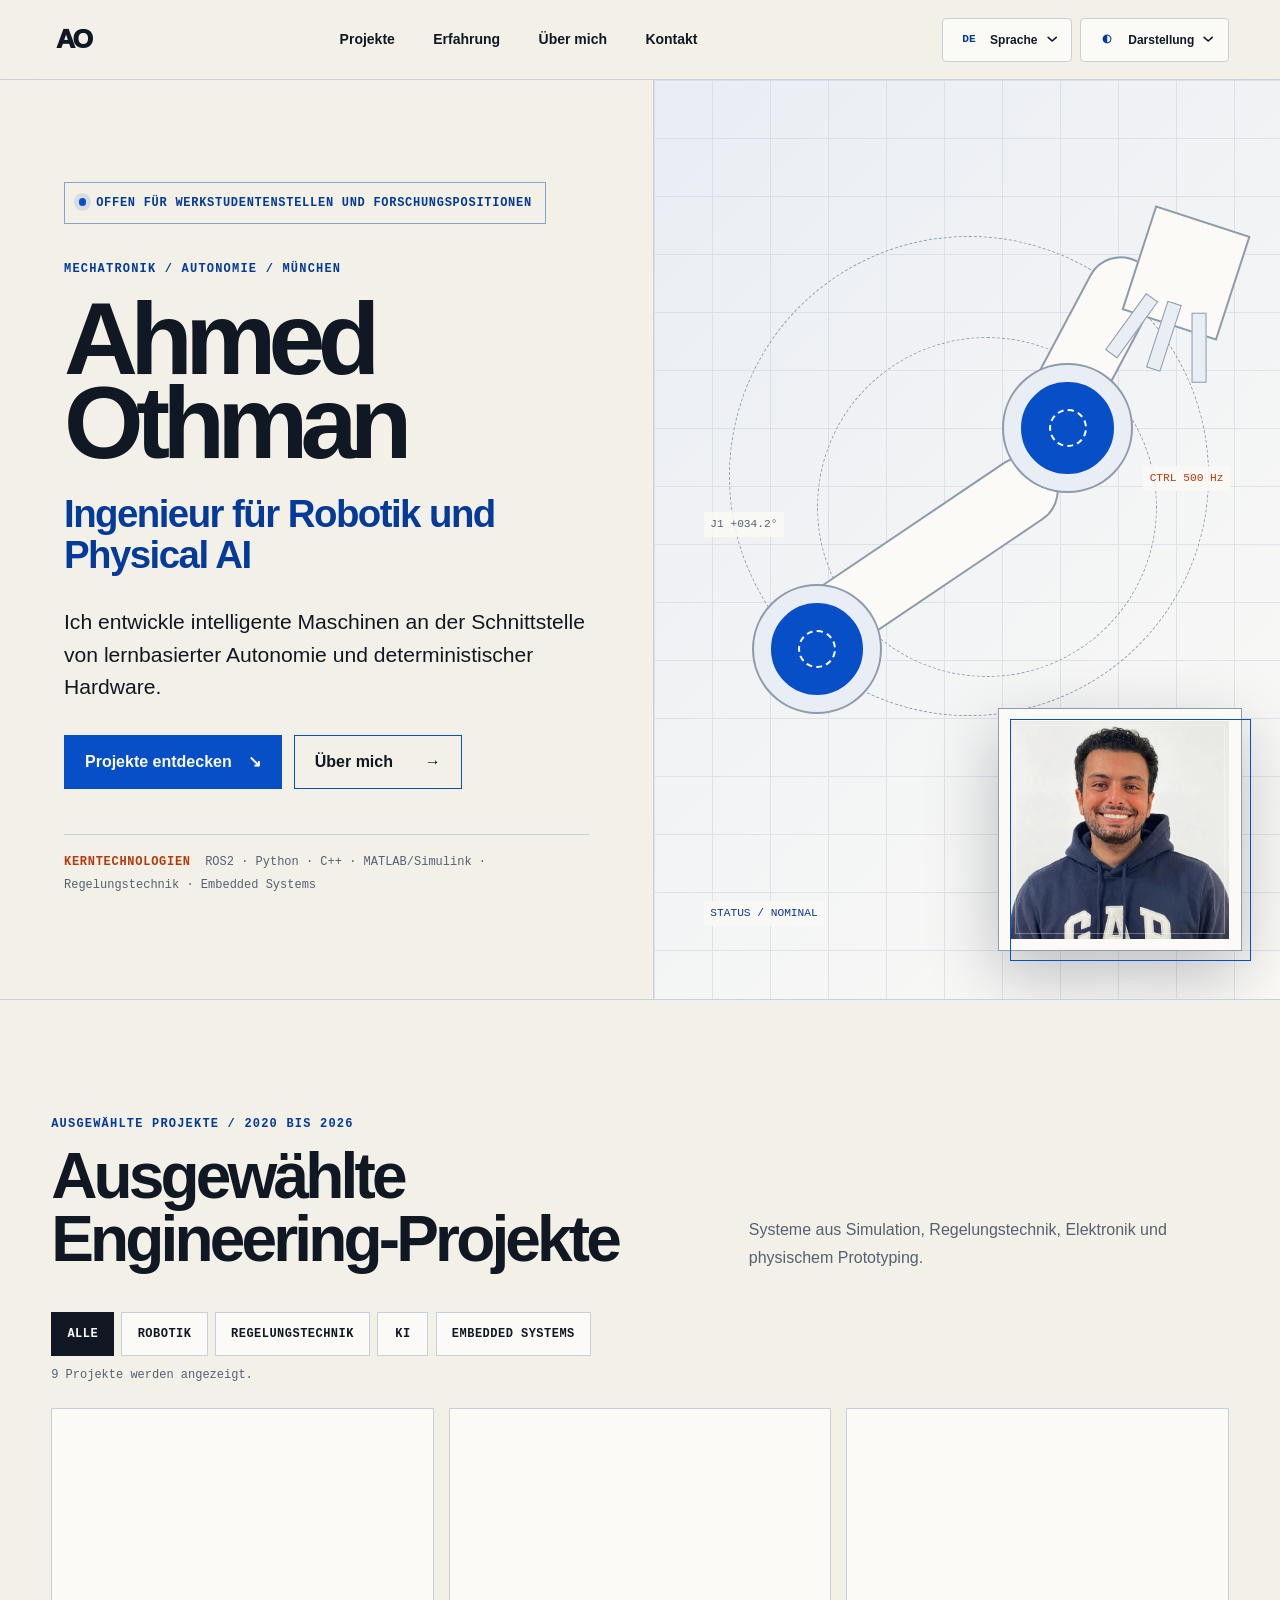
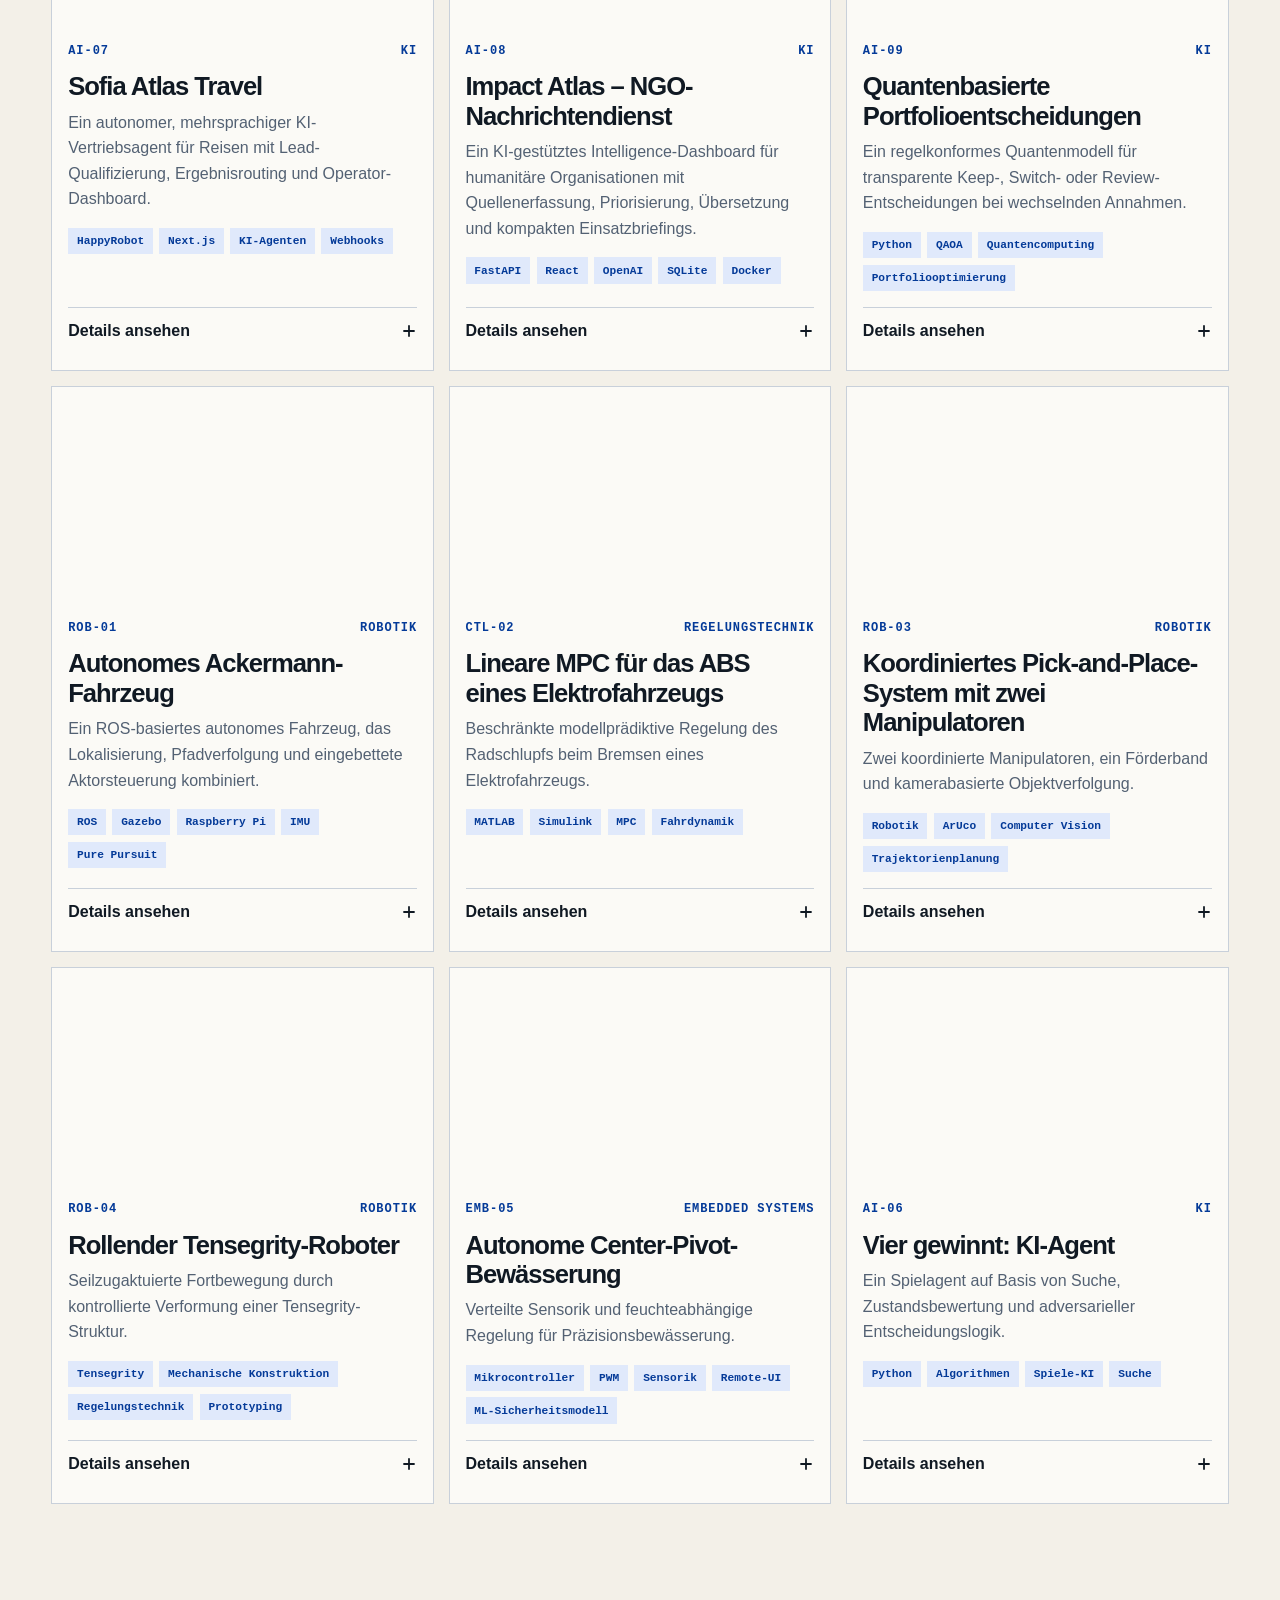
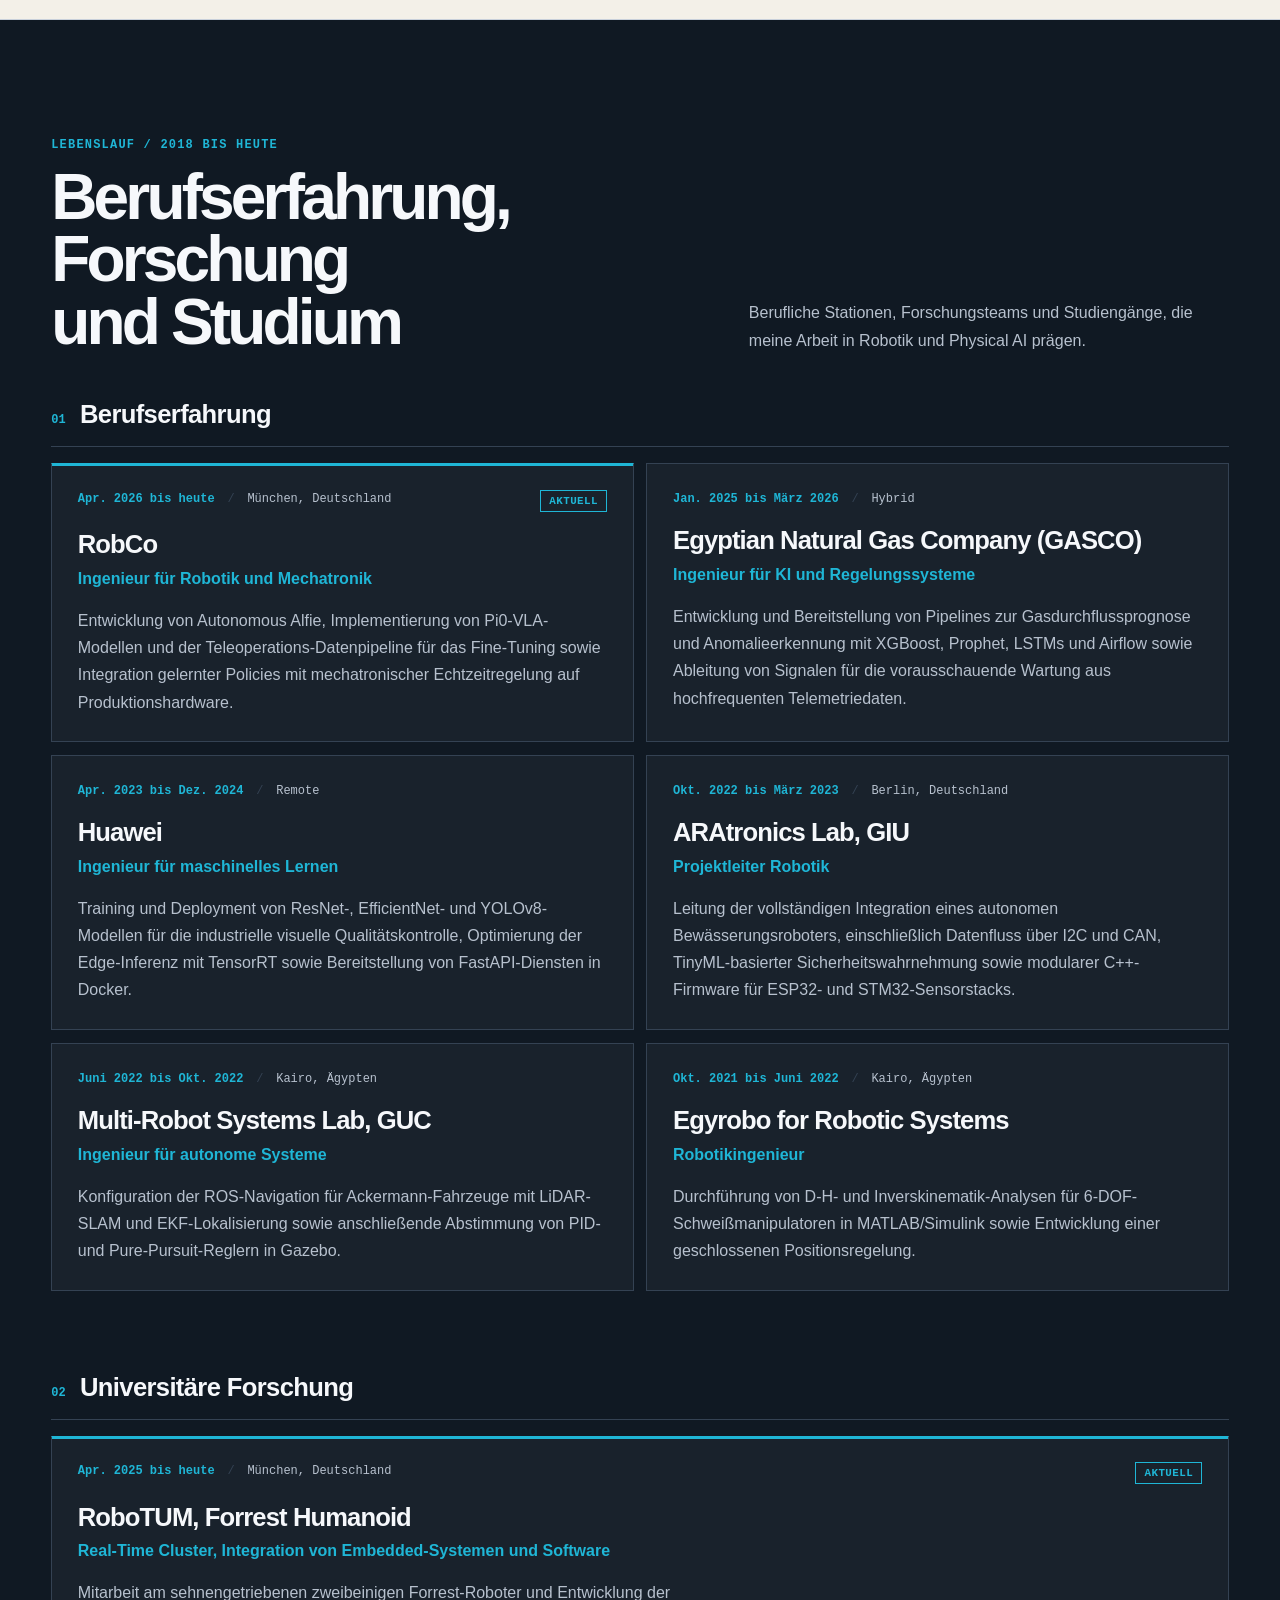
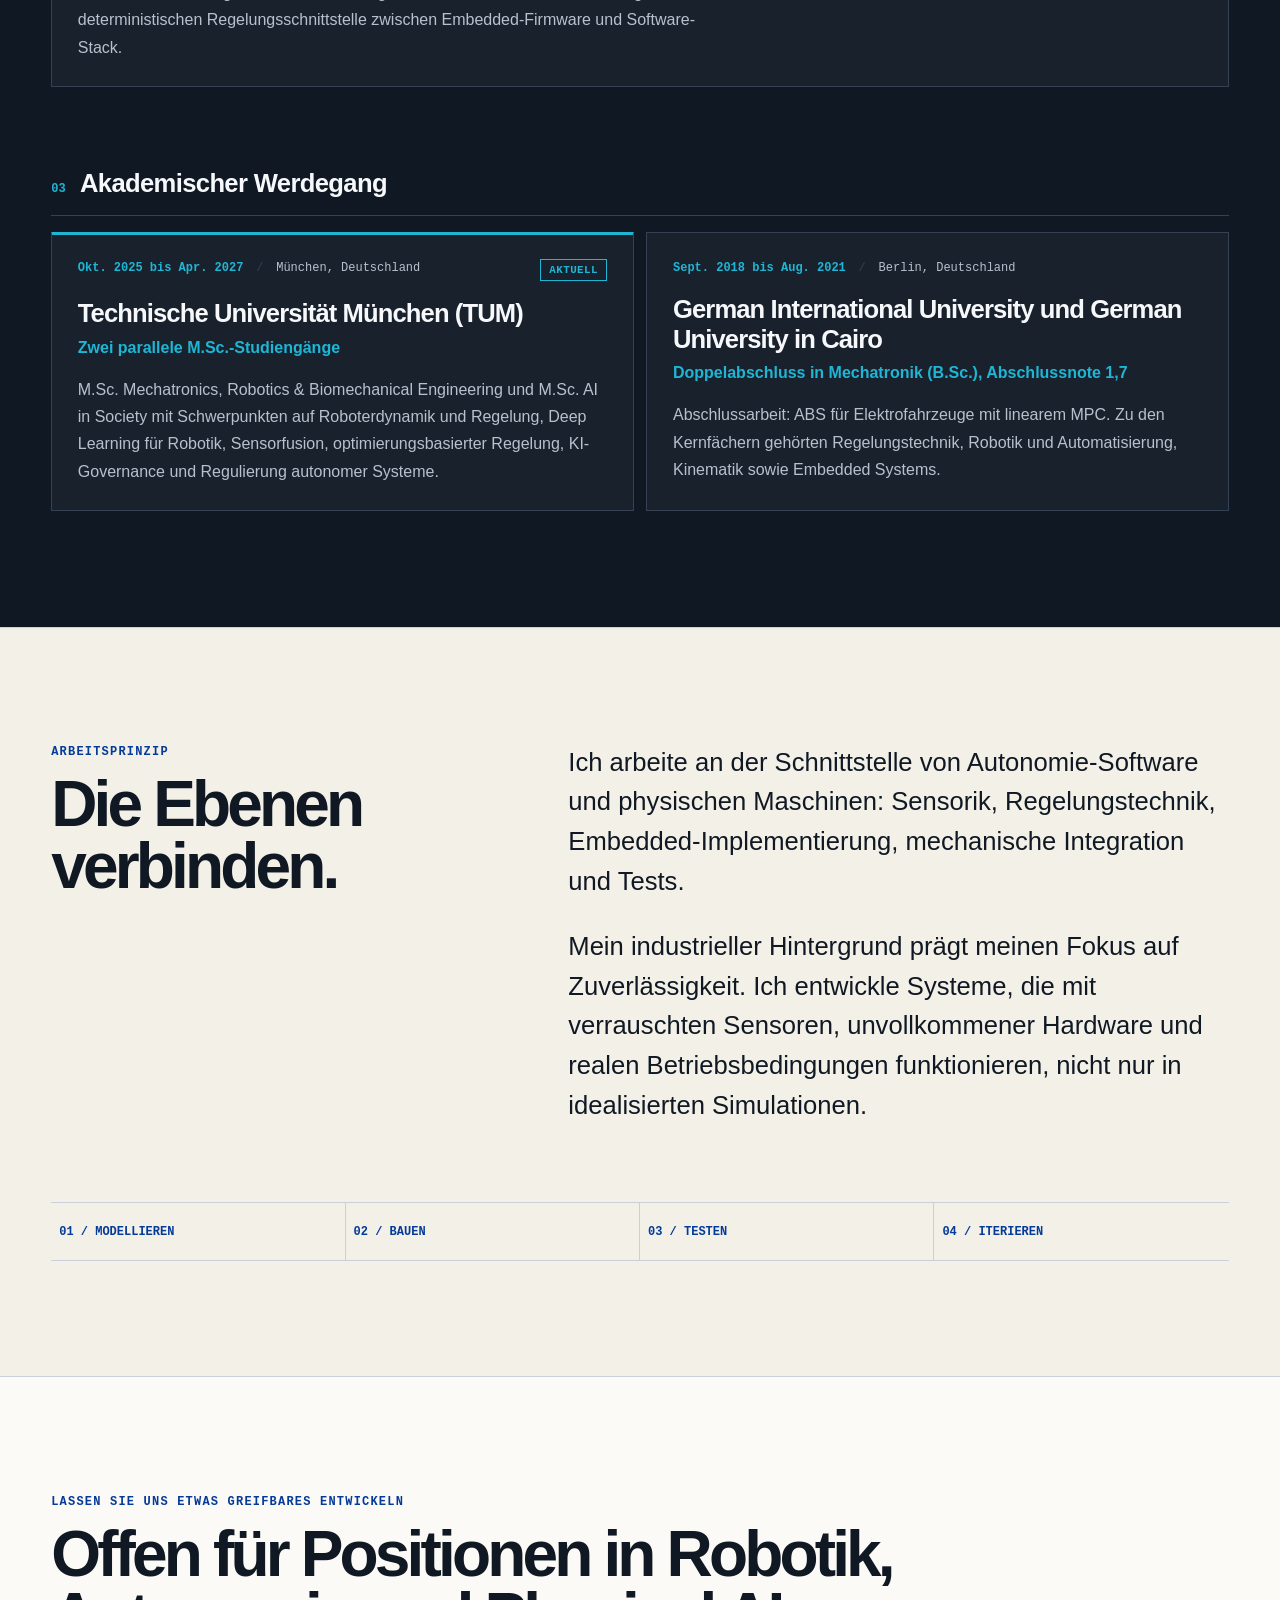
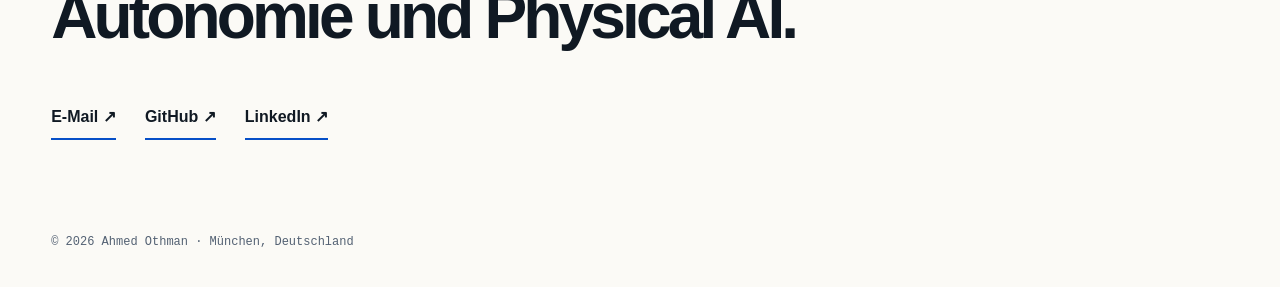
<file: de/index.html>
<!DOCTYPE html>
<html lang="de" dir="ltr" data-theme="system" data-text-size="normal" data-motion="auto">
<head>
  <meta charset="utf-8">
  <meta name="viewport" content="width=device-width, initial-scale=1">
  <meta name="description" content="Portfolio von Ahmed Othman mit Projekten aus Robotik, Autonomie, Regelungstechnik und Embedded Systems.">
  <meta name="robots" content="index, follow">
  <meta name="theme-color" content="#f3f0e8">
  <meta name="color-scheme" content="light dark">
  <meta name="referrer" content="strict-origin-when-cross-origin">
  <meta http-equiv="Content-Security-Policy" content="default-src &#39;none&#39;; script-src &#39;self&#39; &#39;sha256-om4aR9XeiGhuLxEuILIllNdq9AIB1DVEcVUNvU+ncww=&#39;; style-src &#39;self&#39;; img-src &#39;self&#39; data:; manifest-src &#39;self&#39;; connect-src &#39;none&#39;; font-src &#39;self&#39;; object-src &#39;none&#39;; base-uri &#39;none&#39;; form-action &#39;none&#39;; upgrade-insecure-requests">
  <title>Ahmed Othman | Ingenieur für Robotik und Physical AI</title>
  <link rel="canonical" href="https://ahmadothmann.github.io/de/">
  <link rel="alternate" hreflang="en" href="https://ahmadothmann.github.io/">
  <link rel="alternate" hreflang="de" href="https://ahmadothmann.github.io/de/">
  <link rel="alternate" hreflang="ar" href="https://ahmadothmann.github.io/ar/">
  <link rel="alternate" hreflang="x-default" href="https://ahmadothmann.github.io/">
  <meta property="og:type" content="website">
  <meta property="og:title" content="Ahmed Othman | Ingenieur für Robotik und Physical AI">
  <meta property="og:description" content="Portfolio von Ahmed Othman mit Projekten aus Robotik, Autonomie, Regelungstechnik und Embedded Systems.">
  <meta property="og:url" content="https://ahmadothmann.github.io/de/">
  <meta property="og:site_name" content="Ahmed Othman, Engineering-Portfolio">
  <meta property="og:locale" content="de_DE">
  <meta property="og:locale:alternate" content="en_US">
  <meta property="og:locale:alternate" content="ar_EG">
  <meta property="og:image" content="https://ahmadothmann.github.io/assets/social-preview.png">
  <meta property="og:image:width" content="1200">
  <meta property="og:image:height" content="630">
  <meta property="og:image:alt" content="Ahmed Othman, Engineering-Portfolio: Ingenieur für Robotik und Physical AI">
  <meta name="twitter:card" content="summary_large_image">
  <meta name="twitter:title" content="Ahmed Othman | Ingenieur für Robotik und Physical AI">
  <meta name="twitter:description" content="Portfolio von Ahmed Othman mit Projekten aus Robotik, Autonomie, Regelungstechnik und Embedded Systems.">
  <meta name="twitter:image" content="https://ahmadothmann.github.io/assets/social-preview.png">
  <meta name="twitter:image:alt" content="Ahmed Othman, Engineering-Portfolio: Ingenieur für Robotik und Physical AI">
  <link rel="icon" href="/favicon.svg" type="image/svg+xml">
  <link rel="icon" href="/favicon-32x32.png" sizes="32x32" type="image/png">
  <link rel="icon" href="/favicon.ico" sizes="any">
  <link rel="apple-touch-icon" href="/apple-touch-icon.png">
  <link rel="manifest" href="/site.webmanifest">
  <script src="/theme-init.js?v=b5e477ce3568"></script>
  <link rel="stylesheet" href="/styles.css?v=90cefd74dd67">
  <script type="application/ld+json">{"@context":"https://schema.org","@type":"ProfilePage","@id":"https://ahmadothmann.github.io/de/#profile-page","url":"https://ahmadothmann.github.io/de/","name":"Ahmed Othman, Engineering-Portfolio","description":"Portfolio von Ahmed Othman mit Projekten aus Robotik, Autonomie, Regelungstechnik und Embedded Systems.","inLanguage":"de","mainEntity":{"@type":"Person","@id":"https://ahmadothmann.github.io/#ahmed-othman","name":"Ahmed Othman","url":"https://ahmadothmann.github.io/","jobTitle":"Ingenieur für Robotik und Physical AI","sameAs":["https://github.com/AhmadOthmann","https://www.linkedin.com/in/ahmedothman-"],"alumniOf":[{"@type":"CollegeOrUniversity","name":"German University in Cairo"},{"@type":"CollegeOrUniversity","name":"German International University Berlin"}],"knowsAbout":["Robotics","Physical AI","Control systems","Embedded systems","Autonomy"]}}</script>
  <script src="/script.js?v=9e08bb079b46" defer></script>
</head>
<body>
  <a class="skip-link" href="#main-content">Zum Hauptinhalt springen</a>
  <header class="site-header">
    <a class="monogram" href="/de/" aria-label="Startseite von Ahmed Othman">AO</a>
    <nav aria-label="Hauptnavigation">
      <a href="#projects">Projekte</a>
      <a href="#experience">Erfahrung</a>
      <a href="#about">Über mich</a>
      <a href="#contact">Kontakt</a>
    </nav>
    <div class="header-tools" role="group" aria-label="Anzeige und Barrierefreiheit">
      <details class="tool-menu language-menu">
          <summary id="language-summary" aria-controls="language-options" aria-label="Aktuelle Sprache: Deutsch">
            <span class="tool-badge" aria-hidden="true">DE</span>
            <span class="summary-label">Sprache</span>
            <svg class="chevron" viewBox="0 0 16 16" width="16" height="16" aria-hidden="true" focusable="false"><path d="m3.5 6 4.5 4 4.5-4" /></svg>
          </summary>
          <ul id="language-options">
              <li><a href="/" hreflang="en" data-language-link><span class="language-name" lang="en" dir="ltr">English</span><span class="language-code" aria-hidden="true">EN</span><span class="language-check" aria-hidden="true"></span></a></li>
              <li><a href="/de/" hreflang="de" data-language-link aria-current="page"><span class="language-name" lang="de" dir="ltr">Deutsch</span><span class="language-code" aria-hidden="true">DE</span><span class="language-check" aria-hidden="true">✓</span></a></li>
              <li><a href="/ar/" hreflang="ar" data-language-link><span class="language-name" lang="ar" dir="rtl">العربية</span><span class="language-code" aria-hidden="true">AR</span><span class="language-check" aria-hidden="true"></span></a></li>
          </ul>
        </details>
      <details class="tool-menu appearance-menu">
          <summary id="appearance-summary" aria-controls="appearance-options">
            <span class="display-icon tool-badge" aria-hidden="true">◐</span>
            <span class="summary-label">Darstellung</span>
            <svg class="chevron" viewBox="0 0 16 16" width="16" height="16" aria-hidden="true" focusable="false"><path d="m3.5 6 4.5 4 4.5-4" /></svg>
          </summary>
          <div class="appearance-panel" id="appearance-options" role="group" aria-labelledby="appearance-summary">
            <p class="panel-title">Anzeige und Barrierefreiheit</p>
            <label class="select-setting">
              <span>Darstellung</span>
              <select id="theme-select" aria-label="Darstellung auswählen">
                <option value="system">Systemeinstellung</option>
                <option value="light">Hell</option>
                <option value="dark">Dunkel</option>
                <option value="contrast">Hoher Kontrast</option>
              </select>
            </label>
            <button class="preference-toggle" id="text-size-toggle" type="button" aria-pressed="false">
              <span><strong>Größere Schrift</strong><small>Erhöht die Textgröße für bessere Lesbarkeit.</small></span>
              <span class="toggle-state" data-enabled="Aktiviert" data-disabled="Deaktiviert">Deaktiviert</span>
            </button>
            <button class="preference-toggle" id="motion-toggle" type="button" aria-pressed="false">
              <span><strong>Bewegungen reduzieren</strong><small>Reduziert Animationen und Übergangseffekte.</small></span>
              <span class="toggle-state" data-enabled="Aktiviert" data-disabled="Deaktiviert">Deaktiviert</span>
            </button>
            <button class="reset-preferences" id="reset-preferences" type="button">Einstellungen zurücksetzen</button>
          </div>
        </details>
    </div>
  </header>

  <main id="main-content">
    <section class="hero" id="top">
      <div class="hero-copy">
        <p class="status"><span aria-hidden="true"></span>Offen für Werkstudentenstellen und Forschungspositionen</p>
        <p class="eyebrow">MECHATRONIK / AUTONOMIE / MÜNCHEN</p>
        <h1><span>Ahmed</span><span>Othman</span></h1>
        <h2>Ingenieur für Robotik und Physical AI</h2>
        <p class="lede">Ich entwickle intelligente Maschinen an der Schnittstelle von lernbasierter Autonomie und deterministischer Hardware.</p>
        <div class="actions">
          <a class="primary" href="#projects">Projekte entdecken <span aria-hidden="true">↘</span></a>
          <a class="secondary" href="#about">Über mich <span aria-hidden="true">→</span></a>
        </div>
        <p class="stack-line"><strong>KERNTECHNOLOGIEN</strong><bdi>ROS2 · Python · C++ · MATLAB/Simulink · Regelungstechnik · Embedded Systems</bdi></p>
      </div>
      <div class="hero-system">
        <div class="hero-diagram" aria-hidden="true">
          <div class="system-grid"></div><div class="orbit o1"></div><div class="orbit o2"></div>
          <div class="joint j1"><i></i></div><div class="link l1"></div>
          <div class="joint j2"><i></i></div><div class="link l2"></div>
          <div class="effector"><i></i><i></i><i></i></div>
          <span class="telemetry t1">J1 +034.2°</span>
          <span class="telemetry t2">CTRL 500 Hz</span>
          <span class="telemetry t3">STATUS / NOMINAL</span>
        </div>
        <div class="hero-portrait-frame">
          <img class="profile-portrait" src="/assets/ahmed-othman-portrait.webp?v=ea4b71925d45" alt="Porträt von Ahmed Othman" width="1254" height="1254" decoding="async" fetchpriority="high">
        </div>
      </div>
    </section>

    <section class="section projects" id="projects">
      <div class="section-head">
        <div><p class="eyebrow">AUSGEWÄHLTE PROJEKTE / 2020 BIS 2026</p><h2>Ausgewählte Engineering-Projekte</h2></div>
        <p>Systeme aus Simulation, Regelungstechnik, Elektronik und physischem Prototyping.</p>
      </div>
      <fieldset class="filters">
        <legend class="visually-hidden">Projekte filtern</legend>
        <button type="button" data-filter="all" aria-pressed="true">Alle</button>
        <button type="button" data-filter="robotics" aria-pressed="false">Robotik</button>
        <button type="button" data-filter="control" aria-pressed="false">Regelungstechnik</button>
        <button type="button" data-filter="ai" aria-pressed="false">KI</button>
        <button type="button" data-filter="embedded" aria-pressed="false">Embedded Systems</button>
      </fieldset>
      <p class="filter-status" id="filter-status" role="status" aria-live="polite"
         data-count-one="1 Projekt wird angezeigt."
         data-count-many="{count} Projekte werden angezeigt.">9 Projekte werden angezeigt.</p>
      <div class="project-grid">
        <article class="project-card" id="project-atlas" data-category="ai">
          <div class="project-visual has-image">
            <img src="/assets/project-logos/sofia-atlas-compass.webp" alt="" width="640" height="640" loading="lazy" decoding="async">
          </div>
          <div class="card-meta"><span>AI-07</span><span>KI</span></div>
          <h3>Sofia Atlas Travel</h3>
          <p class="project-summary">Ein autonomer, mehrsprachiger KI-Vertriebsagent für Reisen mit Lead-Qualifizierung, Ergebnisrouting und Operator-Dashboard.</p>
          <ul class="tags"><li>HappyRobot</li><li>Next.js</li><li>KI-Agenten</li><li>Webhooks</li></ul>
          <details class="project-more">
            <summary>Details ansehen <svg class="details-indicator" viewBox="0 0 16 16" width="16" height="16" aria-hidden="true" focusable="false"><path d="M3 8h10" /><path class="indicator-vertical" d="M8 3v10" /></svg></summary>
            <div class="project-detail">
              <p>Entwickelt für die HappyRobot-Challenge des TUM.ai Makeathons. Sofia qualifiziert eingehende Anrufer in vier Sprachen, extrahiert 14 strukturierte Lead-Felder, leitet Ergebnisse an die passenden Workflows weiter, plant Rückrufe und überträgt Qualifizierungsereignisse an ein abgesichertes Mission-Control-Dashboard.</p>
              <a class="repository-link" href="https://github.com/AhmadOthmann/Sofia-Atlas-Travel" target="_blank" rel="noopener noreferrer">Repository ansehen <span aria-hidden="true">↗</span><span class="visually-hidden"> (Öffnet in einem neuen Tab)</span></a>
            </div>
          </details>
        </article>
        <article class="project-card" id="project-impactAtlas" data-category="ai">
          <div class="project-visual has-image">
            <img src="/assets/project-logos/impact-atlas-ngo.webp" alt="" width="640" height="640" loading="lazy" decoding="async">
          </div>
          <div class="card-meta"><span>AI-08</span><span>KI</span></div>
          <h3>Impact Atlas – NGO-Nachrichtendienst</h3>
          <p class="project-summary">Ein KI-gestütztes Intelligence-Dashboard für humanitäre Organisationen mit Quellenerfassung, Priorisierung, Übersetzung und kompakten Einsatzbriefings.</p>
          <ul class="tags"><li>FastAPI</li><li>React</li><li>OpenAI</li><li>SQLite</li><li>Docker</li></ul>
          <details class="project-more">
            <summary>Details ansehen <svg class="details-indicator" viewBox="0 0 16 16" width="16" height="16" aria-hidden="true" focusable="false"><path d="M3 8h10" /><path class="indicator-vertical" d="M8 3v10" /></svg></summary>
            <div class="project-detail">
              <p>Im Team entwickelt für den IOM × Sprints GenAI Hackathon (erster Platz). Impact Atlas erfasst RSS-Feeds und Web-Quellen, wendet KI-gestützte Relevanzanalyse an, extrahiert Förderfristen, übersetzt Inhalte in mehrere Sprachen und erstellt Executive-Briefings für humanitäre Einsatzteams.</p>
              <a class="repository-link" href="https://github.com/AhmadOthmann/ngo-intelligence-dashboard" target="_blank" rel="noopener noreferrer">Repository ansehen <span aria-hidden="true">↗</span><span class="visually-hidden"> (Öffnet in einem neuen Tab)</span></a>
            </div>
          </details>
        </article>
        <article class="project-card" id="project-quantumFinance" data-category="ai">
          <div class="project-visual has-image">
            <img src="/assets/project-logos/quantum-finance.webp" alt="" width="640" height="640" loading="lazy" decoding="async">
          </div>
          <div class="card-meta"><span>AI-09</span><span>KI</span></div>
          <h3>Quantenbasierte Portfolioentscheidungen</h3>
          <p class="project-summary">Ein regelkonformes Quantenmodell für transparente Keep-, Switch- oder Review-Entscheidungen bei wechselnden Annahmen.</p>
          <ul class="tags"><li>Python</li><li>QAOA</li><li>Quantencomputing</li><li>Portfoliooptimierung</li></ul>
          <details class="project-more">
            <summary>Details ansehen <svg class="details-indicator" viewBox="0 0 16 16" width="16" height="16" aria-hidden="true" focusable="false"><path d="M3 8h10" /><path class="indicator-vertical" d="M8 3v10" /></svg></summary>
            <div class="project-detail">
              <p>Mit Jonas Sandelmann und dem Finance-Team für den TUM Quantum Hackathon entwickelt. Das QAOA-Modell erzwingt gültige Drei-aus-sechs-Sektorkörbe, vergleicht Anlegerprofile und behauptet keinen Quantenvorteil.</p>
              <a class="repository-link" href="https://github.com/jonas221101/quantum-hackathon-finance" target="_blank" rel="noopener noreferrer">Repository ansehen <span aria-hidden="true">↗</span><span class="visually-hidden"> (Öffnet in einem neuen Tab)</span></a>
            </div>
          </details>
        </article>
        <article class="project-card" id="project-ackermann" data-category="robotics">
          <div class="project-visual has-image">
            <img src="/assets/project-logos/ackermann-vehicle.webp" alt="" width="640" height="640" loading="lazy" decoding="async">
          </div>
          <div class="card-meta"><span>ROB-01</span><span>Robotik</span></div>
          <h3>Autonomes Ackermann-Fahrzeug</h3>
          <p class="project-summary">Ein ROS-basiertes autonomes Fahrzeug, das Lokalisierung, Pfadverfolgung und eingebettete Aktorsteuerung kombiniert.</p>
          <ul class="tags"><li>ROS</li><li>Gazebo</li><li>Raspberry Pi</li><li>IMU</li><li>Pure Pursuit</li></ul>
          <details class="project-more">
            <summary>Details ansehen <svg class="details-indicator" viewBox="0 0 16 16" width="16" height="16" aria-hidden="true" focusable="false"><path d="M3 8h10" /><path class="indicator-vertical" d="M8 3v10" /></svg></summary>
            <div class="project-detail">
              <p>Pure-Pursuit-Querregelung und proportionale Geschwindigkeitsregelung mit IMU- und Encoder-Rückführung umgesetzt. Den Lenkmechanismus iterativ weiterentwickelt, um die Simulation mit einer funktionsfähigen Ackermann-Plattform zu verbinden.</p>

            </div>
          </details>
        </article>
        <article class="project-card" id="project-abs" data-category="control">
          <div class="project-visual has-image">
            <img src="/assets/project-logos/ev-abs-mpc.webp" alt="" width="640" height="640" loading="lazy" decoding="async">
          </div>
          <div class="card-meta"><span>CTL-02</span><span>Regelungstechnik</span></div>
          <h3>Lineare MPC für das ABS eines Elektrofahrzeugs</h3>
          <p class="project-summary">Beschränkte modellprädiktive Regelung des Radschlupfs beim Bremsen eines Elektrofahrzeugs.</p>
          <ul class="tags"><li>MATLAB</li><li>Simulink</li><li>MPC</li><li>Fahrdynamik</li></ul>
          <details class="project-more">
            <summary>Details ansehen <svg class="details-indicator" viewBox="0 0 16 16" width="16" height="16" aria-hidden="true" focusable="false"><path d="M3 8h10" /><path class="indicator-vertical" d="M8 3v10" /></svg></summary>
            <div class="project-detail">
              <p>Bachelorarbeit zu longitudinaler Fahrzeug- und Raddynamik, Reifenschlupf, Reglerbeschränkungen und Bremsverhalten bei wechselnden Straßenbedingungen.</p>

            </div>
          </details>
        </article>
        <article class="project-card" id="project-manipulator" data-category="robotics">
          <div class="project-visual has-image">
            <img src="/assets/project-logos/multi-manipulator.webp" alt="" width="640" height="640" loading="lazy" decoding="async">
          </div>
          <div class="card-meta"><span>ROB-03</span><span>Robotik</span></div>
          <h3>Koordiniertes Pick-and-Place-System mit zwei Manipulatoren</h3>
          <p class="project-summary">Zwei koordinierte Manipulatoren, ein Förderband und kamerabasierte Objektverfolgung.</p>
          <ul class="tags"><li>Robotik</li><li>ArUco</li><li>Computer Vision</li><li>Trajektorienplanung</li></ul>
          <details class="project-more">
            <summary>Details ansehen <svg class="details-indicator" viewBox="0 0 16 16" width="16" height="16" aria-hidden="true" focusable="false"><path d="M3 8h10" /><path class="indicator-vertical" d="M8 3v10" /></svg></summary>
            <div class="project-detail">
              <p>Eine koordinierte Roboterzelle mit zwei Armen und Förderband entwickelt. Kameratracking und ArUco-Marker ermöglichten die Identifikation und Lokalisierung der Objekte.</p>

            </div>
          </details>
        </article>
        <article class="project-card" id="project-tensegrity" data-category="robotics">
          <div class="project-visual has-image">
            <img src="/assets/project-logos/tensegrity-robot.webp" alt="" width="640" height="640" loading="lazy" decoding="async">
          </div>
          <div class="card-meta"><span>ROB-04</span><span>Robotik</span></div>
          <h3>Rollender Tensegrity-Roboter</h3>
          <p class="project-summary">Seilzugaktuierte Fortbewegung durch kontrollierte Verformung einer Tensegrity-Struktur.</p>
          <ul class="tags"><li>Tensegrity</li><li>Mechanische Konstruktion</li><li>Regelungstechnik</li><li>Prototyping</li></ul>
          <details class="project-more">
            <summary>Details ansehen <svg class="details-indicator" viewBox="0 0 16 16" width="16" height="16" aria-hidden="true" focusable="false"><path d="M3 8h10" /><path class="indicator-vertical" d="M8 3v10" /></svg></summary>
            <div class="project-detail">
              <p>Bei ARAtronics untersucht, wie Seilzugaktuierung und Strukturverformung die Rollbewegung einer leichten, nachgiebigen Roboterstruktur erzeugen.</p>

            </div>
          </details>
        </article>
        <article class="project-card" id="project-irrigation" data-category="embedded">
          <div class="project-visual has-image">
            <img src="/assets/project-logos/autonomous-irrigation.webp" alt="" width="640" height="640" loading="lazy" decoding="async">
          </div>
          <div class="card-meta"><span>EMB-05</span><span>Embedded Systems</span></div>
          <h3>Autonome Center-Pivot-Bewässerung</h3>
          <p class="project-summary">Verteilte Sensorik und feuchteabhängige Regelung für Präzisionsbewässerung.</p>
          <ul class="tags"><li>Mikrocontroller</li><li>PWM</li><li>Sensorik</li><li>Remote-UI</li><li>ML-Sicherheitsmodell</li></ul>
          <details class="project-more">
            <summary>Details ansehen <svg class="details-indicator" viewBox="0 0 16 16" width="16" height="16" aria-hidden="true" focusable="false"><path d="M3 8h10" /><path class="indicator-vertical" d="M8 3v10" /></svg></summary>
            <div class="project-detail">
              <p>Vier Mikrocontroller, Bodenfeuchtesensorik, PWM-Ansteuerung, Fernüberwachung und ein ML-basiertes Sicherheitsmodell in einem autonomen Bewässerungsprototyp integriert.</p>

            </div>
          </details>
        </article>
        <article class="project-card" id="project-connectFour" data-category="ai">
          <div class="project-visual has-image">
            <img src="/assets/project-logos/connect-four-ai.webp" alt="" width="640" height="640" loading="lazy" decoding="async">
          </div>
          <div class="card-meta"><span>AI-06</span><span>KI</span></div>
          <h3>Vier gewinnt: KI-Agent</h3>
          <p class="project-summary">Ein Spielagent auf Basis von Suche, Zustandsbewertung und adversarieller Entscheidungslogik.</p>
          <ul class="tags"><li>Python</li><li>Algorithmen</li><li>Spiele-KI</li><li>Suche</li></ul>
          <details class="project-more">
            <summary>Details ansehen <svg class="details-indicator" viewBox="0 0 16 16" width="16" height="16" aria-hidden="true" focusable="false"><path d="M3 8h10" /><path class="indicator-vertical" d="M8 3v10" /></svg></summary>
            <div class="project-detail">
              <p>Einen KI-Gegner für Vier gewinnt entwickelt, der Spielsituationen mittels adversarieller Suche und Brettbewertung in taktische Entscheidungen überführt.</p>

            </div>
          </details>
        </article>
      </div>
    </section>

    <section class="section career" id="experience">
      <div class="section-head">
        <div><p class="eyebrow">LEBENSLAUF / 2018 BIS HEUTE</p><h2>Berufserfahrung, Forschung und Studium</h2></div>
        <p>Berufliche Stationen, Forschungsteams und Studiengänge, die meine Arbeit in Robotik und Physical AI prägen.</p>
      </div>
      <div class="career-groups">
      <section class="career-group" aria-labelledby="career-professional-heading">
        <div class="career-group-heading">
          <span aria-hidden="true">01</span>
          <h3 id="career-professional-heading">Berufserfahrung</h3>
        </div>
        <div class="career-list">
          <article class="career-card is-current">
            <div class="career-meta">
              <div class="career-facts">
                <span class="career-period"><bdi dir="auto">Apr. 2026 bis heute</bdi></span>
                <span class="career-location"><bdi dir="auto">München, Deutschland</bdi></span>
              </div>
              <span class="current-badge">Aktuell</span>
            </div>
            <div class="career-body">
              <h4><bdi dir="auto">RobCo</bdi></h4>
              <p class="career-role"><bdi dir="auto">Ingenieur für Robotik und Mechatronik</bdi></p>
              <p class="career-detail"><bdi dir="auto">Entwicklung von Autonomous Alfie, Implementierung von Pi0-VLA-Modellen und der Teleoperations-Datenpipeline für das Fine-Tuning sowie Integration gelernter Policies mit mechatronischer Echtzeitregelung auf Produktionshardware.</bdi></p>
            </div>
          </article>
          <article class="career-card">
            <div class="career-meta">
              <div class="career-facts">
                <span class="career-period"><bdi dir="auto">Jan. 2025 bis März 2026</bdi></span>
                <span class="career-location"><bdi dir="auto">Hybrid</bdi></span>
              </div>

            </div>
            <div class="career-body">
              <h4><bdi dir="auto">Egyptian Natural Gas Company (GASCO)</bdi></h4>
              <p class="career-role"><bdi dir="auto">Ingenieur für KI und Regelungssysteme</bdi></p>
              <p class="career-detail"><bdi dir="auto">Entwicklung und Bereitstellung von Pipelines zur Gasdurchflussprognose und Anomalieerkennung mit XGBoost, Prophet, LSTMs und Airflow sowie Ableitung von Signalen für die vorausschauende Wartung aus hochfrequenten Telemetriedaten.</bdi></p>
            </div>
          </article>
          <article class="career-card">
            <div class="career-meta">
              <div class="career-facts">
                <span class="career-period"><bdi dir="auto">Apr. 2023 bis Dez. 2024</bdi></span>
                <span class="career-location"><bdi dir="auto">Remote</bdi></span>
              </div>

            </div>
            <div class="career-body">
              <h4><bdi dir="auto">Huawei</bdi></h4>
              <p class="career-role"><bdi dir="auto">Ingenieur für maschinelles Lernen</bdi></p>
              <p class="career-detail"><bdi dir="auto">Training und Deployment von ResNet-, EfficientNet- und YOLOv8-Modellen für die industrielle visuelle Qualitätskontrolle, Optimierung der Edge-Inferenz mit TensorRT sowie Bereitstellung von FastAPI-Diensten in Docker.</bdi></p>
            </div>
          </article>
          <article class="career-card">
            <div class="career-meta">
              <div class="career-facts">
                <span class="career-period"><bdi dir="auto">Okt. 2022 bis März 2023</bdi></span>
                <span class="career-location"><bdi dir="auto">Berlin, Deutschland</bdi></span>
              </div>

            </div>
            <div class="career-body">
              <h4><bdi dir="auto">ARAtronics Lab, GIU</bdi></h4>
              <p class="career-role"><bdi dir="auto">Projektleiter Robotik</bdi></p>
              <p class="career-detail"><bdi dir="auto">Leitung der vollständigen Integration eines autonomen Bewässerungsroboters, einschließlich Datenfluss über I2C und CAN, TinyML-basierter Sicherheitswahrnehmung sowie modularer C++-Firmware für ESP32- und STM32-Sensorstacks.</bdi></p>
            </div>
          </article>
          <article class="career-card">
            <div class="career-meta">
              <div class="career-facts">
                <span class="career-period"><bdi dir="auto">Juni 2022 bis Okt. 2022</bdi></span>
                <span class="career-location"><bdi dir="auto">Kairo, Ägypten</bdi></span>
              </div>

            </div>
            <div class="career-body">
              <h4><bdi dir="auto">Multi-Robot Systems Lab, GUC</bdi></h4>
              <p class="career-role"><bdi dir="auto">Ingenieur für autonome Systeme</bdi></p>
              <p class="career-detail"><bdi dir="auto">Konfiguration der ROS-Navigation für Ackermann-Fahrzeuge mit LiDAR-SLAM und EKF-Lokalisierung sowie anschließende Abstimmung von PID- und Pure-Pursuit-Reglern in Gazebo.</bdi></p>
            </div>
          </article>
          <article class="career-card">
            <div class="career-meta">
              <div class="career-facts">
                <span class="career-period"><bdi dir="auto">Okt. 2021 bis Juni 2022</bdi></span>
                <span class="career-location"><bdi dir="auto">Kairo, Ägypten</bdi></span>
              </div>

            </div>
            <div class="career-body">
              <h4><bdi dir="auto">Egyrobo for Robotic Systems</bdi></h4>
              <p class="career-role"><bdi dir="auto">Robotikingenieur</bdi></p>
              <p class="career-detail"><bdi dir="auto">Durchführung von D-H- und Inverskinematik-Analysen für 6-DOF-Schweißmanipulatoren in MATLAB/Simulink sowie Entwicklung einer geschlossenen Positionsregelung.</bdi></p>
            </div>
          </article>
        </div>
      </section>
      <section class="career-group" aria-labelledby="career-research-heading">
        <div class="career-group-heading">
          <span aria-hidden="true">02</span>
          <h3 id="career-research-heading">Universitäre Forschung</h3>
        </div>
        <div class="career-list">
          <article class="career-card is-current">
            <div class="career-meta">
              <div class="career-facts">
                <span class="career-period"><bdi dir="auto">Apr. 2025 bis heute</bdi></span>
                <span class="career-location"><bdi dir="auto">München, Deutschland</bdi></span>
              </div>
              <span class="current-badge">Aktuell</span>
            </div>
            <div class="career-body">
              <h4><bdi dir="auto">RoboTUM, Forrest Humanoid</bdi></h4>
              <p class="career-role"><bdi dir="auto">Real-Time Cluster, Integration von Embedded-Systemen und Software</bdi></p>
              <p class="career-detail"><bdi dir="auto">Mitarbeit am sehnengetriebenen zweibeinigen Forrest-Roboter und Entwicklung der deterministischen Regelungsschnittstelle zwischen Embedded-Firmware und Software-Stack.</bdi></p>
            </div>
          </article>
        </div>
      </section>
      <section class="career-group" aria-labelledby="career-education-heading">
        <div class="career-group-heading">
          <span aria-hidden="true">03</span>
          <h3 id="career-education-heading">Akademischer Werdegang</h3>
        </div>
        <div class="career-list">
          <article class="career-card is-current">
            <div class="career-meta">
              <div class="career-facts">
                <span class="career-period"><bdi dir="auto">Okt. 2025 bis Apr. 2027</bdi></span>
                <span class="career-location"><bdi dir="auto">München, Deutschland</bdi></span>
              </div>
              <span class="current-badge">Aktuell</span>
            </div>
            <div class="career-body">
              <h4><bdi dir="auto">Technische Universität München (TUM)</bdi></h4>
              <p class="career-role"><bdi dir="auto">Zwei parallele M.Sc.-Studiengänge</bdi></p>
              <p class="career-detail"><bdi dir="auto">M.Sc. Mechatronics, Robotics &amp; Biomechanical Engineering und M.Sc. AI in Society mit Schwerpunkten auf Roboterdynamik und Regelung, Deep Learning für Robotik, Sensorfusion, optimierungsbasierter Regelung, KI-Governance und Regulierung autonomer Systeme.</bdi></p>
            </div>
          </article>
          <article class="career-card">
            <div class="career-meta">
              <div class="career-facts">
                <span class="career-period"><bdi dir="auto">Sept. 2018 bis Aug. 2021</bdi></span>
                <span class="career-location"><bdi dir="auto">Berlin, Deutschland</bdi></span>
              </div>

            </div>
            <div class="career-body">
              <h4><bdi dir="auto">German International University und German University in Cairo</bdi></h4>
              <p class="career-role"><bdi dir="auto">Doppelabschluss in Mechatronik (B.Sc.), Abschlussnote 1,7</bdi></p>
              <p class="career-detail"><bdi dir="auto">Abschlussarbeit: ABS für Elektrofahrzeuge mit linearem MPC. Zu den Kernfächern gehörten Regelungstechnik, Robotik und Automatisierung, Kinematik sowie Embedded Systems.</bdi></p>
            </div>
          </article>
        </div>
      </section>
      </div>
    </section>

    <section class="section about" id="about">
      <div><p class="eyebrow">ARBEITSPRINZIP</p><h2>Die Ebenen verbinden.</h2></div>
      <div class="about-copy"><p>Ich arbeite an der Schnittstelle von Autonomie-Software und physischen Maschinen: Sensorik, Regelungstechnik, Embedded-Implementierung, mechanische Integration und Tests.</p><p>Mein industrieller Hintergrund prägt meinen Fokus auf Zuverlässigkeit. Ich entwickle Systeme, die mit verrauschten Sensoren, unvollkommener Hardware und realen Betriebsbedingungen funktionieren, nicht nur in idealisierten Simulationen.</p></div>
      <div class="principles"><span>01 / MODELLIEREN</span><span>02 / BAUEN</span><span>03 / TESTEN</span><span>04 / ITERIEREN</span></div>
    </section>
  </main>

  <footer id="contact">
    <div><p class="eyebrow">LASSEN SIE UNS ETWAS GREIFBARES ENTWICKELN</p><h2>Offen für Positionen in Robotik, Autonomie und Physical AI.</h2></div>
    <div class="footer-links">
      <a href="mailto:ahmad.mahmoud@tum.de">E-Mail <span aria-hidden="true">↗</span></a>
      <a href="https://github.com/AhmadOthmann" rel="me noopener noreferrer" target="_blank">GitHub <span aria-hidden="true">↗</span><span class="visually-hidden"> (Öffnet in einem neuen Tab)</span></a>
      <a href="https://www.linkedin.com/in/ahmedothman-" rel="me noopener noreferrer" target="_blank">LinkedIn <span aria-hidden="true">↗</span><span class="visually-hidden"> (Öffnet in einem neuen Tab)</span></a>
    </div>
    <small>© 2026 Ahmed Othman · München, Deutschland</small>
  </footer>
</body>
</html>
</file>
<file: styles.css>
:root {
  --paper: #f3f0e8;
  --surface: #fbfaf6;
  --surface-soft: #e9edf4;
  --ink: #101923;
  --muted: #536173;
  --line: #c8d0da;
  --line-strong: #8e9bab;
  --blue: #064fc7;
  --blue-deep: #043a98;
  --blue-soft: #e0e9fb;
  --orange: #ee5b26;
  --orange-text: #b43a0e;
  --cyan: #1fb6d6;
  --focus-inner: #ffffff;
  --focus-outer: #064fc7;
  --header: rgb(243 240 232 / 94%);
  --experience: #101923;
  --experience-ink: #f6f8fb;
  --experience-muted: #b7c1ce;
  --experience-line: #344253;
  --shadow: 0 24px 70px rgb(14 25 40 / 16%);
  --project-logo-filter: drop-shadow(0 0.5rem 0.8rem rgb(16 25 35 / 10%));
  --font-sans: Inter, Aptos, "Segoe UI", Helvetica, Arial, sans-serif;
  --font-mono: "SFMono-Regular", Consolas, "Liberation Mono", monospace;
  color-scheme: light;
}

html[data-theme="dark"] {
  --paper: #0c121b;
  --surface: #131c28;
  --surface-soft: #1a2635;
  --ink: #eef3fa;
  --muted: #b0bdcb;
  --line: #354457;
  --line-strong: #6f8094;
  --blue: #8aafff;
  --blue-deep: #a9c3ff;
  --blue-soft: #1d3154;
  --orange: #ff7d45;
  --orange-text: #ff9a6f;
  --cyan: #69d3ee;
  --focus-inner: #0c121b;
  --focus-outer: #a9c3ff;
  --header: rgb(12 18 27 / 94%);
  --experience: #080d14;
  --experience-ink: #f5f8fc;
  --experience-muted: #b7c3d2;
  --experience-line: #354457;
  --shadow: 0 24px 70px rgb(0 0 0 / 45%);
  --project-logo-filter: drop-shadow(0 0 0.65rem rgb(255 255 255 / 14%)) drop-shadow(0 0.6rem 1rem rgb(0 0 0 / 35%));
  color-scheme: dark;
}

html[data-theme="contrast"] {
  --paper: #000000;
  --surface: #000000;
  --surface-soft: #101010;
  --ink: #ffffff;
  --muted: #ffffff;
  --line: #ffffff;
  --line-strong: #ffffff;
  --blue: #62d9ff;
  --blue-deep: #62d9ff;
  --blue-soft: #001f2a;
  --orange: #ffe600;
  --orange-text: #ffe600;
  --cyan: #62d9ff;
  --focus-inner: #000000;
  --focus-outer: #ffe600;
  --header: #000000;
  --experience: #000000;
  --experience-ink: #ffffff;
  --experience-muted: #ffffff;
  --experience-line: #ffffff;
  --shadow: none;
  --project-logo-filter: brightness(1.45) saturate(1.05);
  color-scheme: dark;
}

@media (prefers-color-scheme: dark) {
  html[data-theme="system"] {
    --paper: #0c121b;
    --surface: #131c28;
    --surface-soft: #1a2635;
    --ink: #eef3fa;
    --muted: #b0bdcb;
    --line: #354457;
    --line-strong: #6f8094;
    --blue: #8aafff;
    --blue-deep: #a9c3ff;
    --blue-soft: #1d3154;
    --orange: #ff7d45;
    --orange-text: #ff9a6f;
    --cyan: #69d3ee;
    --focus-inner: #0c121b;
    --focus-outer: #a9c3ff;
    --header: rgb(12 18 27 / 94%);
    --experience: #080d14;
    --experience-ink: #f5f8fc;
    --experience-muted: #b7c3d2;
    --experience-line: #354457;
    --shadow: 0 24px 70px rgb(0 0 0 / 45%);
    --project-logo-filter: drop-shadow(0 0 0.65rem rgb(255 255 255 / 14%)) drop-shadow(0 0.6rem 1rem rgb(0 0 0 / 35%));
    color-scheme: dark;
  }
}

*,
*::before,
*::after {
  box-sizing: border-box;
}

html {
  scroll-behavior: smooth;
  scroll-padding-top: 7rem;
}

html[data-text-size="large"] {
  font-size: 112.5%;
}

body {
  margin: 0;
  overflow-x: hidden;
  background: var(--paper);
  color: var(--ink);
  font-family: var(--font-sans);
  line-height: 1.5;
  text-rendering: optimizeLegibility;
  transition: background-color 180ms ease, color 180ms ease;
}

html[dir="rtl"] body {
  font-family: Tahoma, Arial, "Segoe UI", sans-serif;
}

button,
select,
summary {
  color: inherit;
  font: inherit;
}

button,
select,
summary,
a {
  -webkit-tap-highlight-color: transparent;
}

a {
  color: inherit;
  text-decoration: none;
}

img {
  max-width: 100%;
}

[hidden] {
  display: none !important;
}

::selection {
  background: var(--blue);
  color: var(--surface);
}

:focus-visible {
  outline: 3px solid var(--focus-inner);
  box-shadow: 0 0 0 6px var(--focus-outer);
  outline-offset: 2px;
}

.visually-hidden {
  position: absolute !important;
  width: 1px !important;
  height: 1px !important;
  padding: 0 !important;
  margin: -1px !important;
  overflow: hidden !important;
  clip: rect(0, 0, 0, 0) !important;
  white-space: nowrap !important;
  border: 0 !important;
}

.skip-link {
  position: fixed;
  inset-block-start: 0.75rem;
  inset-inline-start: 0.75rem;
  z-index: 1000;
  padding: 0.8rem 1rem;
  transform: translateY(-180%);
  border: 2px solid var(--ink);
  background: var(--surface);
  color: var(--ink);
  font-weight: 800;
}

.skip-link:focus {
  transform: translateY(0);
}

.site-header {
  position: sticky;
  inset-block-start: 0;
  z-index: 50;
  display: grid;
  grid-template-columns: auto 1fr auto;
  align-items: center;
  min-height: 5rem;
  padding: 0.65rem clamp(1rem, 4vw, 4.25rem);
  border-block-end: 1px solid var(--line);
  background: var(--header);
  backdrop-filter: blur(16px);
}

.monogram {
  min-width: 2.75rem;
  min-height: 2.75rem;
  display: grid;
  place-items: center;
  color: var(--ink);
  font-size: 1.65rem;
  font-weight: 950;
  letter-spacing: -0.1em;
}

.site-header nav {
  display: flex;
  justify-content: center;
  gap: clamp(1rem, 3vw, 3.25rem);
  padding-inline: 1rem;
  font-size: 0.875rem;
  font-weight: 750;
}

.site-header nav a,
.footer-links a {
  position: relative;
}

.site-header nav a {
  min-height: 2.75rem;
  display: inline-flex;
  align-items: center;
}

.site-header nav a::after {
  content: "";
  position: absolute;
  inset-inline: 0;
  inset-block-end: -0.45rem;
  height: 2px;
  transform: scaleX(0);
  transform-origin: center;
  background: var(--blue);
  transition: transform 160ms ease;
}

.site-header nav a:hover,
.site-header nav a:focus-visible,
.monogram:hover,
.monogram:focus-visible {
  color: var(--blue);
}

.site-header nav a:hover::after,
.site-header nav a:focus-visible::after {
  transform: scaleX(1);
}

.header-tools {
  display: flex;
  align-items: center;
  justify-content: flex-end;
  gap: 0.5rem;
}

.tool-menu {
  position: relative;
}

.tool-menu > summary {
  position: relative;
  min-height: 2.75rem;
  display: flex;
  align-items: center;
  gap: 0.45rem;
  padding: 0.65rem 0.75rem;
  border: 1px solid var(--line);
  border-radius: 0.25rem;
  background: var(--surface);
  cursor: pointer;
  list-style: none;
  font-size: 0.75rem;
  font-weight: 800;
}

.tool-badge {
  min-width: 1.75rem;
  display: inline-grid;
  place-items: center;
  color: var(--blue-deep);
  font-family: var(--font-mono);
  font-size: 0.7rem;
  font-weight: 800;
}

.tool-menu > summary::-webkit-details-marker {
  display: none;
}

.tool-menu[open] > summary,
.tool-menu > summary:hover {
  border-color: var(--blue);
  color: var(--blue);
}

.chevron {
  width: 0.9rem;
  height: 0.9rem;
  flex: 0 0 auto;
  fill: none;
  stroke: currentColor;
  stroke-width: 1.8;
  stroke-linecap: round;
  stroke-linejoin: round;
  transition: transform 160ms ease;
}

.tool-menu[open] .chevron {
  transform: rotate(180deg);
}

.language-menu ul,
.appearance-panel {
  position: absolute;
  inset-block-start: calc(100% + 0.55rem);
  inset-inline-end: 0;
  z-index: 60;
  margin: 0;
  max-block-size: calc(100vh - 6rem);
  max-block-size: calc(100dvh - 6rem);
  overflow-y: auto;
  overscroll-behavior: contain;
  scrollbar-gutter: stable;
  border: 1px solid var(--line-strong);
  border-block-start: 3px solid var(--blue);
  border-radius: 0.35rem;
  background: var(--surface);
  box-shadow: var(--shadow);
}

.language-menu ul {
  width: 14rem;
  padding: 0.4rem;
  list-style: none;
}

.language-menu a {
  min-height: 2.75rem;
  display: grid;
  grid-template-columns: minmax(0, 1fr) auto 1rem;
  align-items: center;
  gap: 0.65rem;
  padding: 0.65rem 0.75rem;
  border: 1px solid transparent;
  font-size: 0.875rem;
}

.language-menu a:hover,
.language-menu a:focus-visible,
.language-menu a[aria-current="page"] {
  border-color: var(--line);
  background: var(--blue-soft);
  color: var(--blue-deep);
}

.language-menu a[aria-current="page"] {
  font-weight: 800;
}

.language-name {
  min-width: 0;
  text-align: start;
}

.language-code,
.language-check {
  color: var(--muted);
  font: 700 0.7rem var(--font-mono);
  text-align: center;
}

.language-check {
  color: var(--blue-deep);
}

.appearance-panel {
  width: min(23rem, calc(100vw - 1.5rem));
  padding: 1rem;
}

.panel-title {
  margin: 0 0 0.8rem;
  color: var(--blue-deep);
  font: 800 0.75rem/1.4 var(--font-mono);
  letter-spacing: 0.05em;
  text-transform: uppercase;
}

.select-setting {
  display: grid;
  grid-template-columns: 1fr minmax(8.5rem, auto);
  align-items: center;
  gap: 0.75rem;
  padding-block-end: 0.9rem;
  border-block-end: 1px solid var(--line);
  font-size: 0.875rem;
  font-weight: 750;
}

.select-setting select {
  min-height: 2.75rem;
  min-width: 0;
  padding-inline: 0.65rem 2rem;
  border: 1px solid var(--line-strong);
  border-radius: 0;
  background: var(--surface);
  color: var(--ink);
}

.preference-toggle {
  width: 100%;
  min-height: 3.75rem;
  display: flex;
  align-items: center;
  justify-content: space-between;
  gap: 1rem;
  padding: 0.75rem 0;
  border: 0;
  border-block-end: 1px solid var(--line);
  background: transparent;
  text-align: start;
  cursor: pointer;
}

.preference-toggle strong,
.preference-toggle small {
  display: block;
}

.preference-toggle strong {
  font-size: 0.875rem;
}

.preference-toggle small {
  margin-block-start: 0.15rem;
  color: var(--muted);
  font-size: 0.75rem;
  font-weight: 450;
}

.toggle-state {
  min-width: 5.2rem;
  padding: 0.35rem 0.5rem;
  border: 1px solid var(--line-strong);
  background: var(--surface-soft);
  color: var(--muted);
  font-family: var(--font-mono);
  font-size: 0.7rem;
  text-align: center;
}

.preference-toggle[aria-pressed="true"] .toggle-state {
  border-color: var(--blue);
  background: var(--blue);
  color: var(--surface);
}

.reset-preferences {
  min-height: 2.75rem;
  width: 100%;
  margin-block-start: 0.9rem;
  border: 1px solid var(--line-strong);
  background: transparent;
  cursor: pointer;
  font-size: 0.8rem;
  font-weight: 800;
}

.reset-preferences:hover {
  border-color: var(--blue);
  color: var(--blue);
}

.hero {
  min-height: calc(100vh - 5rem);
  display: grid;
  grid-template-columns: minmax(0, 1.02fr) minmax(32rem, 0.98fr);
  overflow: hidden;
  border-block-end: 1px solid var(--line);
}

.hero-copy {
  z-index: 2;
  padding: clamp(4rem, 8vw, 7.5rem) clamp(1.5rem, 5vw, 5.125rem);
}

.status {
  width: fit-content;
  max-width: 100%;
  margin: 0 0 2.25rem;
  padding: 0.7rem 0.85rem;
  border: 1px solid color-mix(in srgb, var(--blue) 35%, var(--line));
  color: var(--blue-deep);
  font: 700 0.75rem/1.4 var(--font-mono);
  letter-spacing: 0.06em;
  text-transform: uppercase;
}

.status span {
  width: 0.45rem;
  height: 0.45rem;
  display: inline-block;
  margin-inline-end: 0.65rem;
  border-radius: 50%;
  background: var(--blue);
  box-shadow: 0 0 0 0.3rem color-mix(in srgb, var(--blue) 12%, transparent);
}

.eyebrow {
  margin: 0;
  color: var(--blue-deep);
  font: 700 0.75rem/1.5 var(--font-mono);
  letter-spacing: 0.1em;
  text-transform: uppercase;
}

.hero h1 {
  margin: 1.2rem 0 1.75rem;
  font-size: clamp(4.3rem, 8vw, 8.4rem);
  font-weight: 850;
  letter-spacing: -0.075em;
  line-height: 0.82;
}

.hero h1 span {
  display: block;
}

.hero h2 {
  max-width: 50rem;
  margin: 0;
  color: var(--blue-deep);
  font-size: clamp(1.7rem, 3vw, 3rem);
  letter-spacing: -0.04em;
  line-height: 1.08;
}

.lede {
  max-width: 40rem;
  margin: 1.9rem 0;
  color: var(--ink);
  font-size: clamp(1.1rem, 1.65vw, 1.65rem);
  line-height: 1.55;
}

.actions {
  display: flex;
  flex-wrap: wrap;
  gap: 0.75rem;
}

.actions a {
  min-width: 10.5rem;
  min-height: 3.4rem;
  display: flex;
  align-items: center;
  justify-content: space-between;
  gap: 1rem;
  padding: 0.9rem 1.25rem;
  border: 1px solid var(--blue);
  font-weight: 800;
  transition: transform 160ms ease, box-shadow 160ms ease;
}

.actions .primary {
  background: var(--blue);
  color: var(--surface);
}

.actions a:hover {
  transform: translateY(-2px);
  box-shadow: 0 8px 20px color-mix(in srgb, var(--blue) 18%, transparent);
}

.stack-line {
  max-width: 50rem;
  margin: 2.8rem 0 0;
  padding-block-start: 1rem;
  border-block-start: 1px solid var(--line);
  color: var(--muted);
  font: 0.75rem/1.9 var(--font-mono);
}

.stack-line strong {
  margin-inline-end: 0.9rem;
  color: var(--orange-text);
  letter-spacing: 0.06em;
}

.stack-line bdi {
  unicode-bidi: isolate;
}

.hero-system {
  position: relative;
  min-height: 40rem;
  overflow: hidden;
  border-inline-start: 1px solid var(--line);
  background: linear-gradient(135deg, var(--surface-soft), var(--surface));
}

.hero-diagram {
  position: absolute;
  inset: 0;
  z-index: 1;
}

.hero-portrait-frame {
  position: absolute;
  inset-inline-end: clamp(1.25rem, 3vw, 3rem);
  inset-block-end: clamp(1.75rem, 4vw, 3rem);
  z-index: 4;
  isolation: isolate;
  width: clamp(14rem, 19vw, 18rem);
  aspect-ratio: 1;
  padding: 0.72rem;
  border: 1px solid var(--line-strong);
  background: var(--surface);
  box-shadow: 0 1.5rem 4rem rgb(14 25 40 / 26%);
}

.hero-portrait-frame::before,
.hero-portrait-frame::after {
  content: "";
  position: absolute;
  pointer-events: none;
}

.hero-portrait-frame::before {
  inset: 1rem;
  z-index: 1;
  border: 1px solid rgb(255 255 255 / 32%);
}

.hero-portrait-frame::after {
  inset-block-start: 0.65rem;
  inset-block-end: -0.65rem;
  inset-inline-start: 0.65rem;
  inset-inline-end: -0.65rem;
  z-index: -1;
  border: 1px solid var(--blue);
}

.profile-portrait {
  width: 100%;
  height: 100%;
  display: block;
  object-fit: cover;
  background: var(--ink);
}

.system-grid {
  position: absolute;
  inset: 0;
  opacity: 0.48;
  background-image:
    linear-gradient(var(--line) 1px, transparent 1px),
    linear-gradient(90deg, var(--line) 1px, transparent 1px);
  background-size: 3.625rem 3.625rem;
}

.orbit {
  position: absolute;
  border: 1px dashed var(--line-strong);
  border-radius: 50%;
}

.o1 {
  width: 30rem;
  height: 30rem;
  inset-inline-start: 12%;
  inset-block-start: 17%;
}

.o2 {
  width: 21.25rem;
  height: 21.25rem;
  inset-inline-start: 26%;
  inset-block-start: 28%;
}

.joint {
  position: absolute;
  z-index: 2;
  width: 7.9rem;
  height: 7.9rem;
  border: 1.1rem solid var(--surface-soft);
  border-radius: 50%;
  background: var(--blue);
  box-shadow: 0 0 0 2px var(--line-strong);
}

.joint i {
  position: absolute;
  inset: 1.7rem;
  border: 2px dashed var(--surface);
  border-radius: 50%;
}

.j1 {
  inset-inline-start: 16%;
  inset-block-start: 55%;
}

.j2 {
  inset-inline-start: 56%;
  inset-block-start: 31%;
}

.link {
  position: absolute;
  width: 18.75rem;
  height: 4.4rem;
  transform-origin: left center;
  border: 2px solid var(--line-strong);
  border-radius: 4rem;
  background: var(--surface);
}

.l1 {
  inset-inline-start: 24%;
  inset-block-start: 57%;
  transform: rotate(-34deg);
}

.l2 {
  width: 11.9rem;
  inset-inline-start: 63%;
  inset-block-start: 34%;
  transform: rotate(-62deg);
}

.effector {
  position: absolute;
  inset-inline-end: 7%;
  inset-block-start: 15%;
  width: 6.25rem;
  height: 6.9rem;
  transform: rotate(18deg);
  border: 2px solid var(--line-strong);
  background: var(--surface);
}

.effector i {
  position: absolute;
  inset-block-start: 5.3rem;
  width: 0.95rem;
  height: 4.4rem;
  border: 1px solid var(--line-strong);
  background: var(--surface-soft);
}

.effector i:nth-child(1) {
  inset-inline-start: 0.3rem;
  transform: rotate(18deg);
}

.effector i:nth-child(2) {
  inset-inline-start: 2.45rem;
}

.effector i:nth-child(3) {
  inset-inline-end: 0.3rem;
  transform: rotate(-18deg);
}

.telemetry {
  position: absolute;
  padding: 0.4rem;
  background: color-mix(in srgb, var(--surface) 85%, transparent);
  color: var(--muted);
  font: 0.7rem var(--font-mono);
}

.t1 {
  inset-inline-start: 8%;
  inset-block-start: 47%;
}

.t2 {
  inset-inline-end: 8%;
  inset-block-start: 42%;
  color: var(--orange-text);
}

.t3 {
  inset-inline-start: 8%;
  inset-block-end: 8%;
  color: var(--blue-deep);
}

.section {
  padding: clamp(4.5rem, 9vw, 8.1rem) clamp(1.25rem, 4vw, 4.25rem);
  border-block-end: 1px solid var(--line);
}

.section-head {
  display: grid;
  grid-template-columns: minmax(0, 1fr) minmax(18rem, 30rem);
  align-items: end;
  gap: clamp(2rem, 5vw, 5rem);
  margin-block-end: 2.6rem;
}

.section-head > div {
  min-width: 0;
}

.section-head h2,
.about h2,
footer h2 {
  max-width: 58rem;
  margin: 0.75rem 0 0;
  font-size: clamp(2.5rem, 5vw, 4.9rem);
  letter-spacing: -0.06em;
  line-height: 0.98;
  text-wrap: balance;
}

.section-head > p {
  max-width: 30rem;
  margin: 0;
  justify-self: end;
  color: var(--muted);
  line-height: 1.7;
}

.filters {
  display: flex;
  flex-wrap: wrap;
  gap: 0.45rem;
  margin: 0 0 0.75rem;
  padding: 0;
  border: 0;
}

.filters button {
  min-width: 3.2rem;
  min-height: 2.75rem;
  padding: 0.65rem 0.95rem;
  border: 1px solid var(--line);
  background: var(--surface);
  cursor: pointer;
  font: 700 0.75rem var(--font-mono);
  letter-spacing: 0.04em;
  text-transform: uppercase;
}

.filters button[aria-pressed="true"],
.filters button:hover {
  border-color: var(--ink);
  background: var(--ink);
  color: var(--surface);
}

.filter-status {
  min-height: 1.5rem;
  margin: 0 0 1rem;
  color: var(--muted);
  font: 0.75rem var(--font-mono);
}

.project-grid {
  display: grid;
  grid-template-columns: repeat(3, minmax(0, 1fr));
  gap: 0.9rem;
  align-items: stretch;
}

.project-card {
  min-width: 0;
  min-height: 31rem;
  display: flex;
  flex-direction: column;
  padding: 1rem;
  border: 1px solid var(--line);
  background: var(--surface);
}

.project-visual {
  position: relative;
  height: 12.5rem;
  display: grid;
  place-items: center;
  padding: 1rem;
  margin-block-end: 1.15rem;
  overflow: hidden;
  background: transparent;
  isolation: isolate;
}

.project-visual img {
  /* Definite dimensions keep the intrinsic 640px canvas inside the fixed logo stage. */
  width: 100%;
  height: 100%;
  min-width: 0;
  min-height: 0;
  max-width: 100%;
  max-height: 100%;
  display: block;
  object-fit: contain;
  object-position: center;
  background: transparent;
  filter: var(--project-logo-filter);
}

.card-meta {
  display: flex;
  justify-content: space-between;
  gap: 1rem;
  color: var(--blue-deep);
  font: 700 0.75rem var(--font-mono);
  letter-spacing: 0.08em;
  text-transform: uppercase;
}

.project-card h3 {
  margin: 0.9rem 0 0.5rem;
  font-size: clamp(1.45rem, 2vw, 1.75rem);
  letter-spacing: -0.04em;
  line-height: 1.15;
}

.project-summary {
  margin: 0 0 1rem;
  color: var(--muted);
  line-height: 1.6;
}

.tags {
  display: flex;
  flex-wrap: wrap;
  gap: 0.4rem;
  margin: 0;
  padding: 0;
  list-style: none;
}

.tags li {
  padding: 0.45rem 0.55rem;
  background: var(--blue-soft);
  color: var(--blue-deep);
  font: 700 0.7rem var(--font-mono);
}

.project-more {
  margin-block-start: auto;
  padding-block-start: 1rem;
}

.project-more summary {
  min-height: 2.75rem;
  display: flex;
  align-items: center;
  justify-content: space-between;
  gap: 1rem;
  padding-block: 0.7rem;
  border-block-start: 1px solid var(--line);
  cursor: pointer;
  list-style: none;
  font-weight: 800;
}

.project-more summary::-webkit-details-marker {
  display: none;
}

.details-indicator {
  width: 1rem;
  height: 1rem;
  flex: 0 0 auto;
  fill: none;
  stroke: currentColor;
  stroke-width: 1.8;
  stroke-linecap: round;
}

.project-more[open] summary {
  color: var(--blue-deep);
}

.indicator-vertical {
  transform-origin: center;
  transition: transform 160ms ease;
}

.project-more[open] .indicator-vertical {
  transform: scaleY(0);
}

.project-detail {
  padding: 0.6rem 0 0.3rem;
  color: var(--muted);
  line-height: 1.65;
}

.project-detail p {
  margin: 0;
}

.repository-link {
  min-height: 2.75rem;
  display: inline-flex;
  align-items: center;
  gap: 0.35rem;
  margin-block-start: 1rem;
  border-block-end: 2px solid var(--blue);
  color: var(--blue-deep);
  font-weight: 800;
}

.career {
  background: var(--experience);
  color: var(--experience-ink);
}

.career .eyebrow,
.career-period,
.career-group-heading > span {
  color: var(--cyan);
}

.career .section-head > p {
  color: var(--experience-muted);
}

.career-groups {
  display: grid;
  gap: clamp(3rem, 6vw, 5rem);
}

.career-group-heading {
  display: flex;
  align-items: baseline;
  gap: 0.9rem;
  margin-block-end: 1rem;
  padding-block-end: 0.8rem;
  border-block-end: 1px solid var(--experience-line);
}

.career-group-heading > span {
  min-width: 2ch;
  flex: 0 0 auto;
  font: 800 0.75rem var(--font-mono);
  text-align: center;
}

.career-group-heading h3 {
  flex: 1 1 auto;
  margin: 0;
  font-size: clamp(1.4rem, 2vw, 2rem);
  letter-spacing: -0.025em;
}

.career-list {
  display: grid;
  grid-template-columns: repeat(2, minmax(0, 1fr));
  gap: 0.8rem;
}

.career-card {
  min-width: 0;
  padding: clamp(1.15rem, 2vw, 1.6rem);
  border: 1px solid var(--experience-line);
  background: var(--experience);
  background: color-mix(in srgb, var(--experience-ink) 4%, var(--experience));
}

.career-card.is-current {
  border-block-start-color: var(--cyan);
  box-shadow: inset 0 2px 0 var(--cyan);
}

.career-list > .career-card:only-child {
  grid-column: 1 / -1;
}

.career-meta {
  display: grid;
  grid-template-columns: minmax(0, 1fr) auto;
  align-items: start;
  gap: 0.75rem 1rem;
  margin-block-end: 1.15rem;
}

.career-facts {
  min-width: 0;
  display: flex;
  align-items: center;
  flex-wrap: wrap;
  gap: 0.55rem 0.8rem;
  font: 0.75rem/1.5 var(--font-mono);
}

.career-period {
  font-weight: 800;
  white-space: nowrap;
}

.career-location {
  color: var(--experience-muted);
  white-space: nowrap;
}

.career-location::before {
  content: "/";
  margin-inline-end: 0.8rem;
  color: var(--experience-line);
}

.current-badge {
  margin: 0;
  padding: 0.25rem 0.5rem;
  border: 1px solid var(--cyan);
  color: var(--cyan);
  font: 800 0.68rem var(--font-mono);
  letter-spacing: 0.04em;
  text-transform: uppercase;
  white-space: nowrap;
}

.career-body h4 {
  margin: 0;
  color: var(--experience-ink);
  font-size: clamp(1.35rem, 2vw, 1.8rem);
  letter-spacing: -0.035em;
  line-height: 1.15;
}

.career-body {
  text-align: start;
}

.career-role {
  margin: 0.45rem 0 0;
  color: var(--cyan);
  font-weight: 750;
}

.career-detail {
  max-inline-size: 72ch;
  margin: 1rem 0 0;
  color: var(--experience-muted);
  line-height: 1.7;
}

.about {
  display: grid;
  grid-template-columns: minmax(16rem, 0.8fr) minmax(0, 1.2fr);
  align-items: start;
  column-gap: clamp(3rem, 6vw, 5.5rem);
  row-gap: clamp(2.5rem, 4vw, 4rem);
}

.about-copy {
  font-size: clamp(1.25rem, 2vw, 1.8rem);
  line-height: 1.55;
}

.about-copy p:first-child {
  margin-block-start: 0;
}

.principles {
  grid-column: 1 / -1;
  display: grid;
  grid-template-columns: repeat(4, minmax(0, 1fr));
  border-block: 1px solid var(--line);
}

.principles span {
  padding: 1.35rem 0.5rem;
  border-inline-end: 1px solid var(--line);
  color: var(--blue-deep);
  font: 700 0.75rem var(--font-mono);
}

.principles span:last-child {
  border-inline-end: 0;
}

footer {
  padding: clamp(4.5rem, 9vw, 8.1rem) clamp(1.25rem, 4vw, 4.25rem) 2.2rem;
  background: var(--surface);
}

.footer-links {
  display: flex;
  flex-wrap: wrap;
  gap: 1.8rem;
  margin: 3rem 0 5.5rem;
}

.footer-links a {
  min-height: 2.75rem;
  display: inline-flex;
  align-items: center;
  gap: 0.3rem;
  border-block-end: 2px solid var(--blue);
  font-weight: 800;
}

.footer-links a:hover,
.repository-link:hover {
  color: var(--blue-deep);
  border-color: var(--orange);
}

footer small {
  color: var(--muted);
  font: 0.75rem var(--font-mono);
}

html[dir="rtl"] .status,
html[dir="rtl"] .eyebrow,
html[dir="rtl"] .filters button,
html[dir="rtl"] .card-meta,
html[dir="rtl"] .panel-title,
html[dir="rtl"] .current-badge {
  letter-spacing: 0;
  text-transform: none;
}

html[dir="rtl"] .hero h1,
html[dir="rtl"] .hero h2,
html[dir="rtl"] .section-head h2,
html[dir="rtl"] .about h2,
html[dir="rtl"] footer h2,
html[dir="rtl"] .project-card h3 {
  letter-spacing: -0.025em;
}

html[dir="rtl"] .career-body h4 {
  letter-spacing: 0;
}

html[dir="rtl"] .career .section-head h2,
html[dir="rtl"] .career-group-heading h3 {
  letter-spacing: 0;
}

html[dir="rtl"] .career-facts,
html[dir="rtl"] .current-badge {
  font-family: Tahoma, Arial, "Segoe UI", sans-serif;
}

html[dir="rtl"] .link {
  transform-origin: right center;
}

html[data-theme="contrast"] a:not(.primary) {
  text-decoration: underline;
  text-decoration-thickness: 2px;
  text-underline-offset: 0.25em;
}

html[data-theme="contrast"] .project-card,
html[data-theme="contrast"] .career-card,
html[data-theme="contrast"] .hero-portrait-frame,
html[data-theme="contrast"] .tool-menu > summary,
html[data-theme="contrast"] .appearance-panel,
html[data-theme="contrast"] .language-menu ul,
html[data-theme="contrast"] .filters button,
html[data-theme="contrast"] .select-setting select {
  border-width: 2px;
}

html[data-theme="contrast"] .hero-portrait-frame::before {
  border-color: var(--line);
}

html[data-theme="contrast"] .hero-portrait-frame::after {
  border-width: 2px;
}

@media (max-width: 68rem) {
  .site-header {
    grid-template-columns: auto 1fr;
  }

  .site-header nav {
    grid-column: 1 / -1;
    grid-row: 2;
    justify-content: flex-start;
    overflow-x: auto;
    padding: 0.55rem 0 0.25rem;
    scrollbar-width: thin;
  }

  .hero {
    grid-template-columns: 1fr;
  }

  .hero-system {
    min-height: 32rem;
    border-inline-start: 0;
    border-block-start: 1px solid var(--line);
  }

  .hero-portrait-frame {
    width: clamp(13rem, 28vw, 15.5rem);
  }

  .project-grid {
    grid-template-columns: repeat(2, minmax(0, 1fr));
  }

  .language-menu ul,
  .appearance-panel {
    position: fixed;
    inset-block-start: 7.75rem;
    inset-inline-start: auto;
    inset-inline-end: clamp(0.8rem, 4vw, 4.25rem);
    max-block-size: calc(100vh - 8.5rem);
    max-block-size: calc(100dvh - 8.5rem);
  }
}

@media (max-width: 60rem) {
  .career .section-head {
    grid-template-columns: 1fr;
    align-items: start;
    gap: 1.25rem;
  }

  .career .section-head > p {
    max-width: 44rem;
    margin: 0;
    justify-self: start;
  }
}

@media (max-width: 56rem) {
  .career-list {
    grid-template-columns: 1fr;
  }
}

@media (max-width: 45rem) {
  html {
    scroll-padding-top: 8.5rem;
  }

  .site-header {
    padding-inline: 0.8rem;
  }

  .summary-label {
    position: absolute;
    width: 1px;
    height: 1px;
    overflow: hidden;
    clip: rect(0, 0, 0, 0);
    white-space: nowrap;
  }

  .tool-menu > summary {
    min-width: 3.1rem;
    justify-content: center;
  }

  .language-menu ul,
  .appearance-panel {
    inset-block-start: 7.75rem;
  }

  .language-menu ul {
    width: min(14rem, calc(100vw - 1.5rem));
  }

  .appearance-panel {
    inset-inline: 0.75rem;
    width: auto;
  }

  .site-header nav {
    gap: 1.25rem;
    font-size: 0.8rem;
  }

  .hero-copy {
    padding-block: 3.8rem;
  }

  .hero h1 {
    font-size: clamp(3.9rem, 19vw, 5.5rem);
  }

  .hero-system {
    min-height: 25rem;
  }

  .hero-portrait-frame {
    width: min(48vw, 12.5rem);
    inset-inline-end: 1rem;
    inset-block-end: 1rem;
    padding: 0.55rem;
  }

  .o1 {
    width: 23rem;
    height: 23rem;
  }

  .o2 {
    width: 16rem;
    height: 16rem;
  }

  .section-head {
    grid-template-columns: 1fr;
    align-items: start;
    gap: 1.25rem;
  }

  .section-head > p {
    justify-self: start;
  }

  .project-grid {
    grid-template-columns: 1fr;
  }

  .project-card {
    min-height: 0;
  }

  .about {
    grid-template-columns: 1fr;
    gap: 2rem;
  }

  .principles {
    grid-template-columns: repeat(2, minmax(0, 1fr));
  }

  .principles span:nth-child(2) {
    border-inline-end: 0;
  }

  .principles span:nth-child(-n + 2) {
    border-block-end: 1px solid var(--line);
  }

}

@media (max-width: 32rem) {
  .career-meta {
    grid-template-columns: 1fr;
  }

  .career-facts {
    align-items: flex-start;
    flex-direction: column;
    gap: 0.15rem;
  }

  .career-location::before {
    display: none;
  }

  .current-badge {
    justify-self: start;
  }
}

@media (max-width: 24rem) {
  .header-tools {
    gap: 0.3rem;
  }

  .tool-menu > summary {
    min-width: 2.8rem;
    padding-inline: 0.55rem;
  }

  .actions a {
    width: 100%;
  }

  .select-setting {
    grid-template-columns: 1fr;
  }
}

@media (prefers-reduced-motion: reduce) {
  html {
    scroll-behavior: auto;
  }

  *,
  *::before,
  *::after {
    scroll-behavior: auto !important;
    animation-duration: 0.01ms !important;
    animation-iteration-count: 1 !important;
    transition-duration: 0.01ms !important;
  }
}

html[data-motion="reduce"] {
  scroll-behavior: auto;
}

html[data-motion="reduce"] *,
html[data-motion="reduce"] *::before,
html[data-motion="reduce"] *::after {
  scroll-behavior: auto !important;
  animation-duration: 0.01ms !important;
  animation-iteration-count: 1 !important;
  transition-duration: 0.01ms !important;
}

@media (forced-colors: active) {
  .site-header {
    backdrop-filter: none;
  }

  .status span,
  .joint {
    forced-color-adjust: none;
  }

  .project-visual img {
    forced-color-adjust: auto;
  }

  .profile-portrait {
    forced-color-adjust: none;
  }

  .hero-portrait-frame {
    border: 2px solid CanvasText;
    box-shadow: none;
  }

  .hero-portrait-frame::before {
    border-color: CanvasText;
  }

  .hero-portrait-frame::after {
    display: none;
  }

  :focus-visible {
    outline: 3px solid Highlight;
    box-shadow: none;
  }
}
</file>
